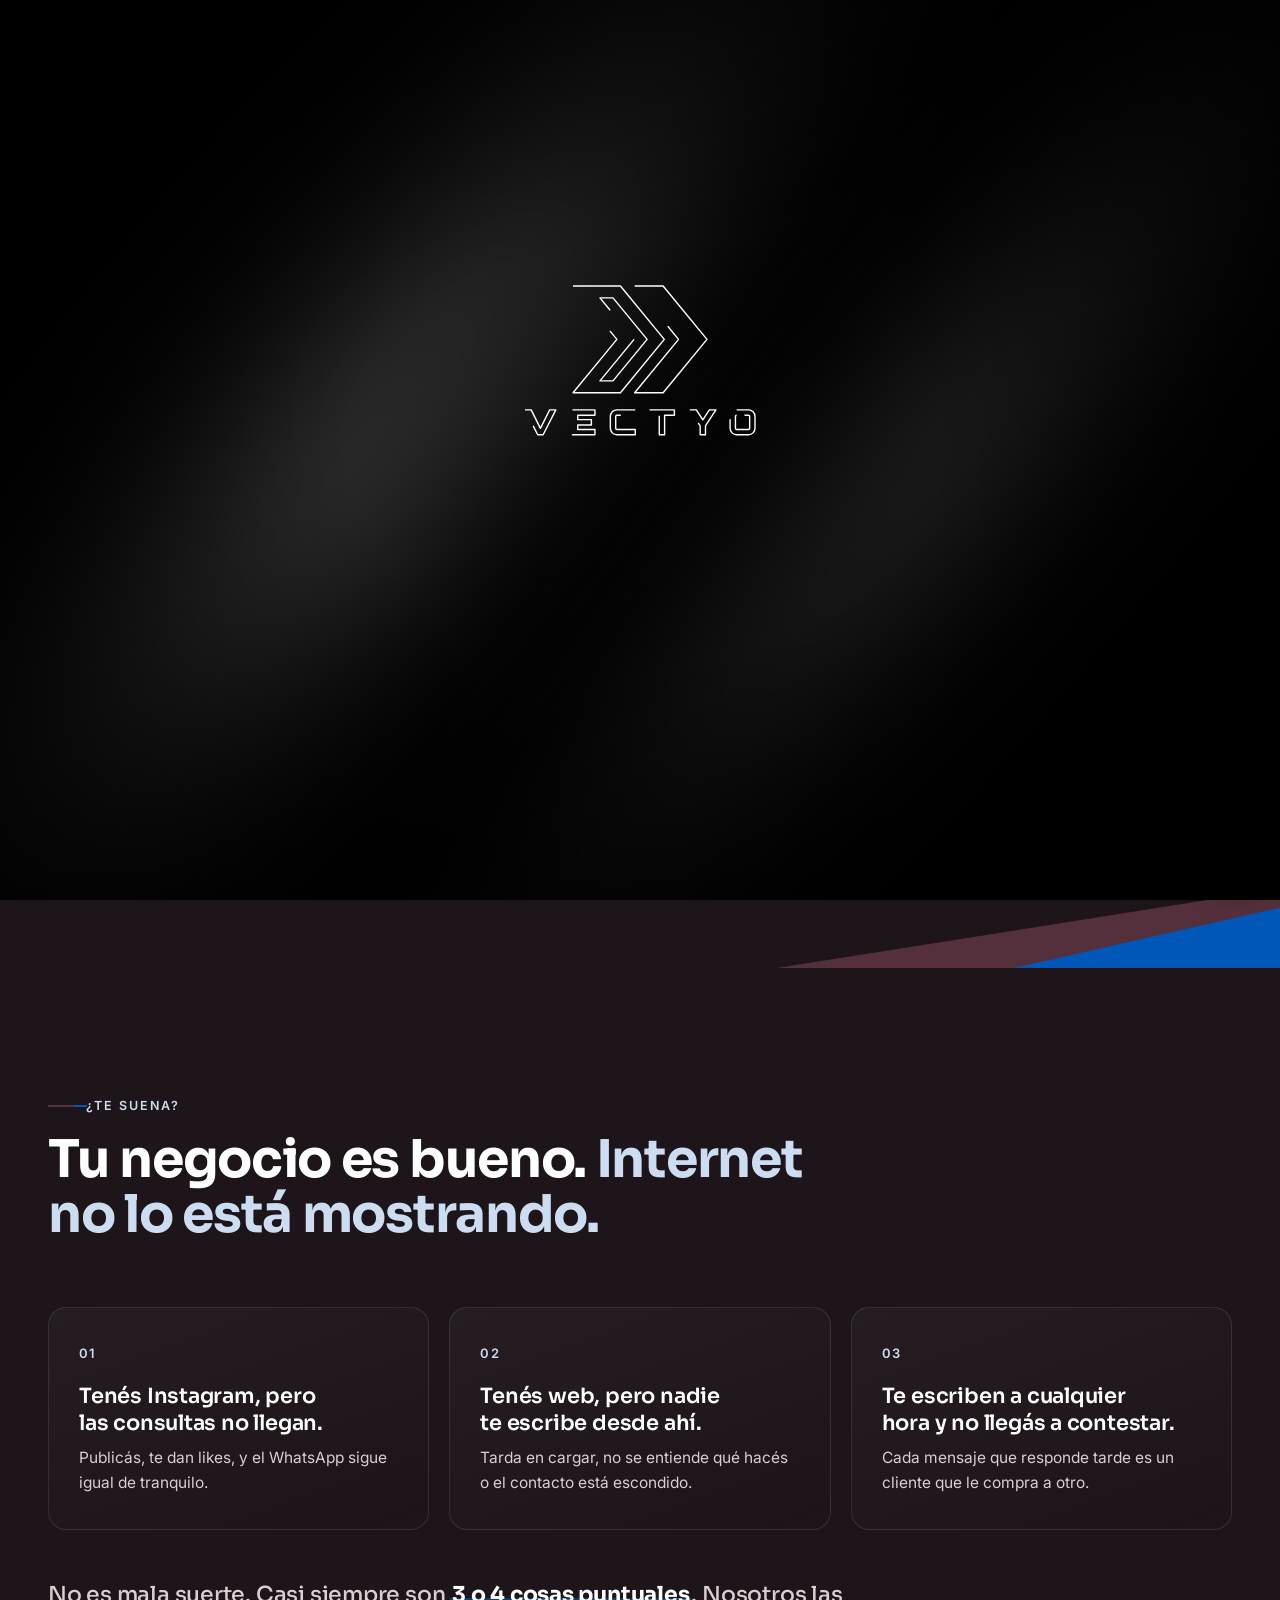
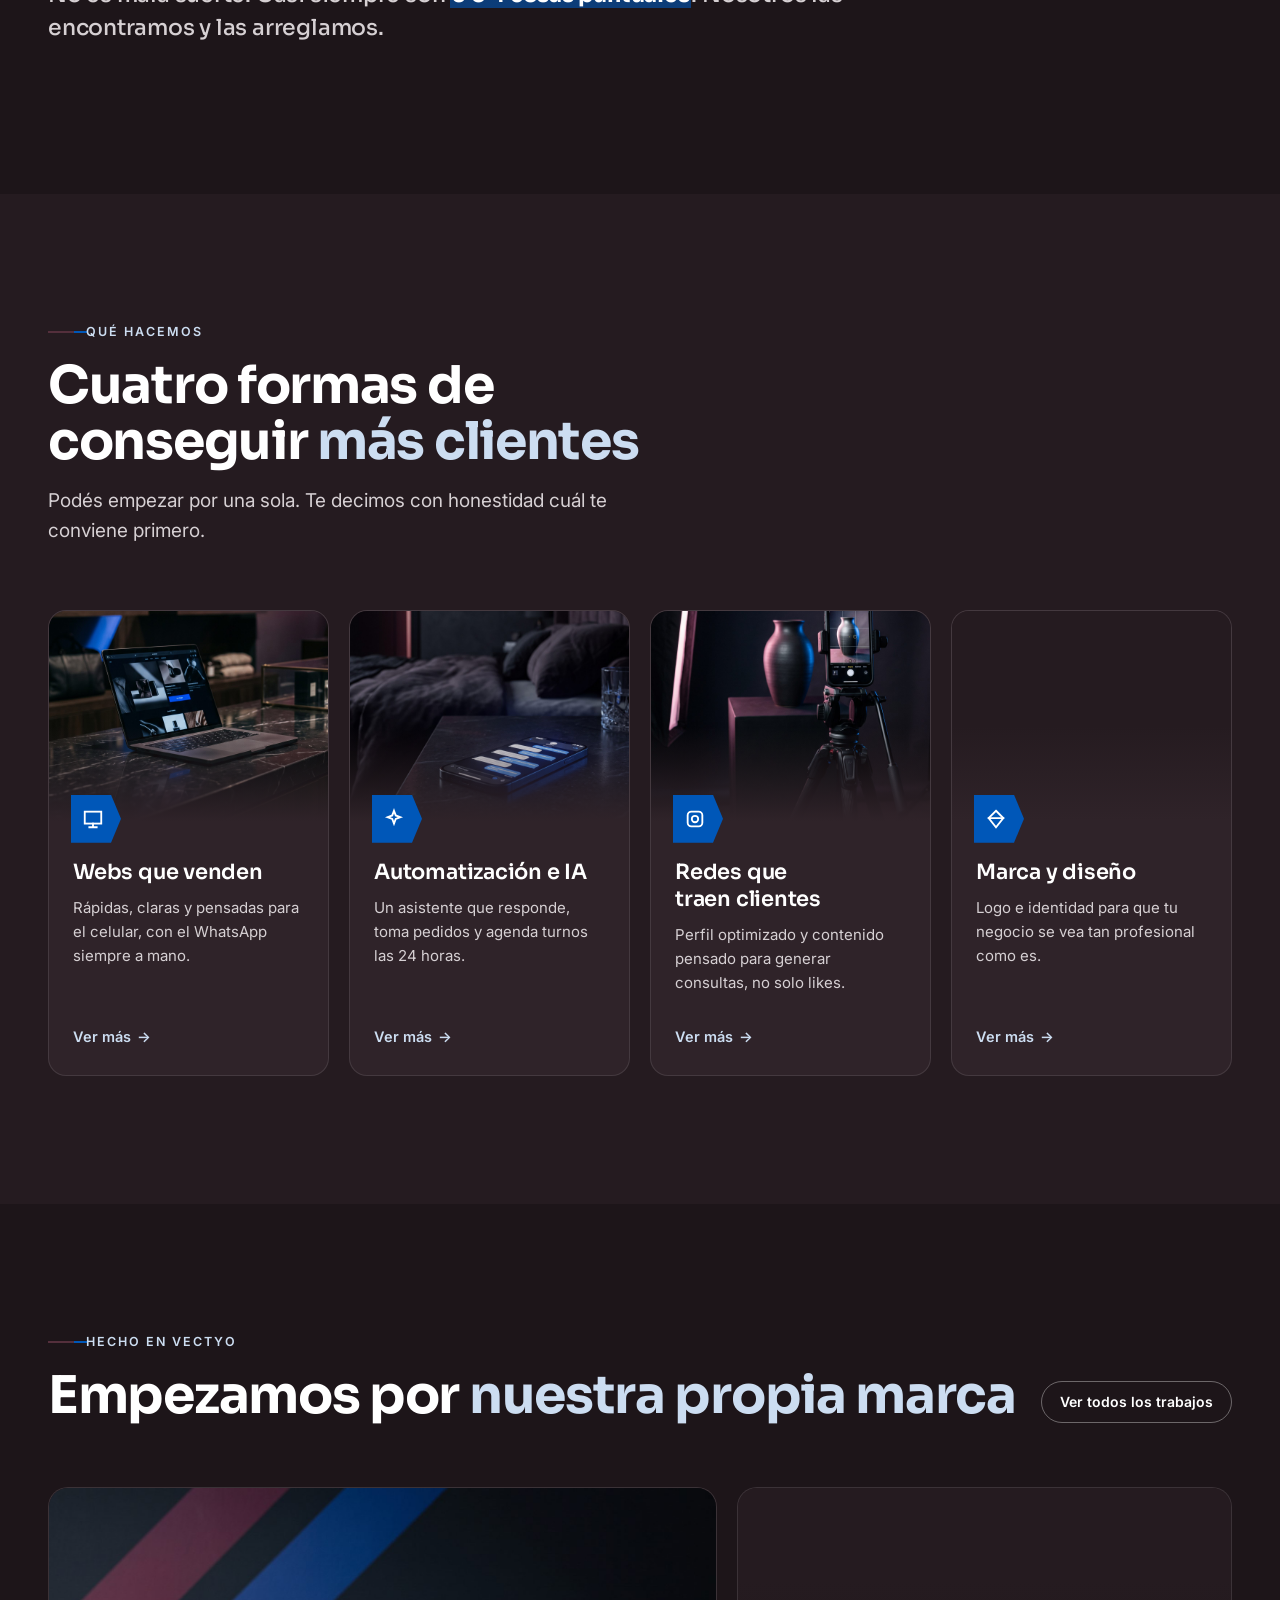
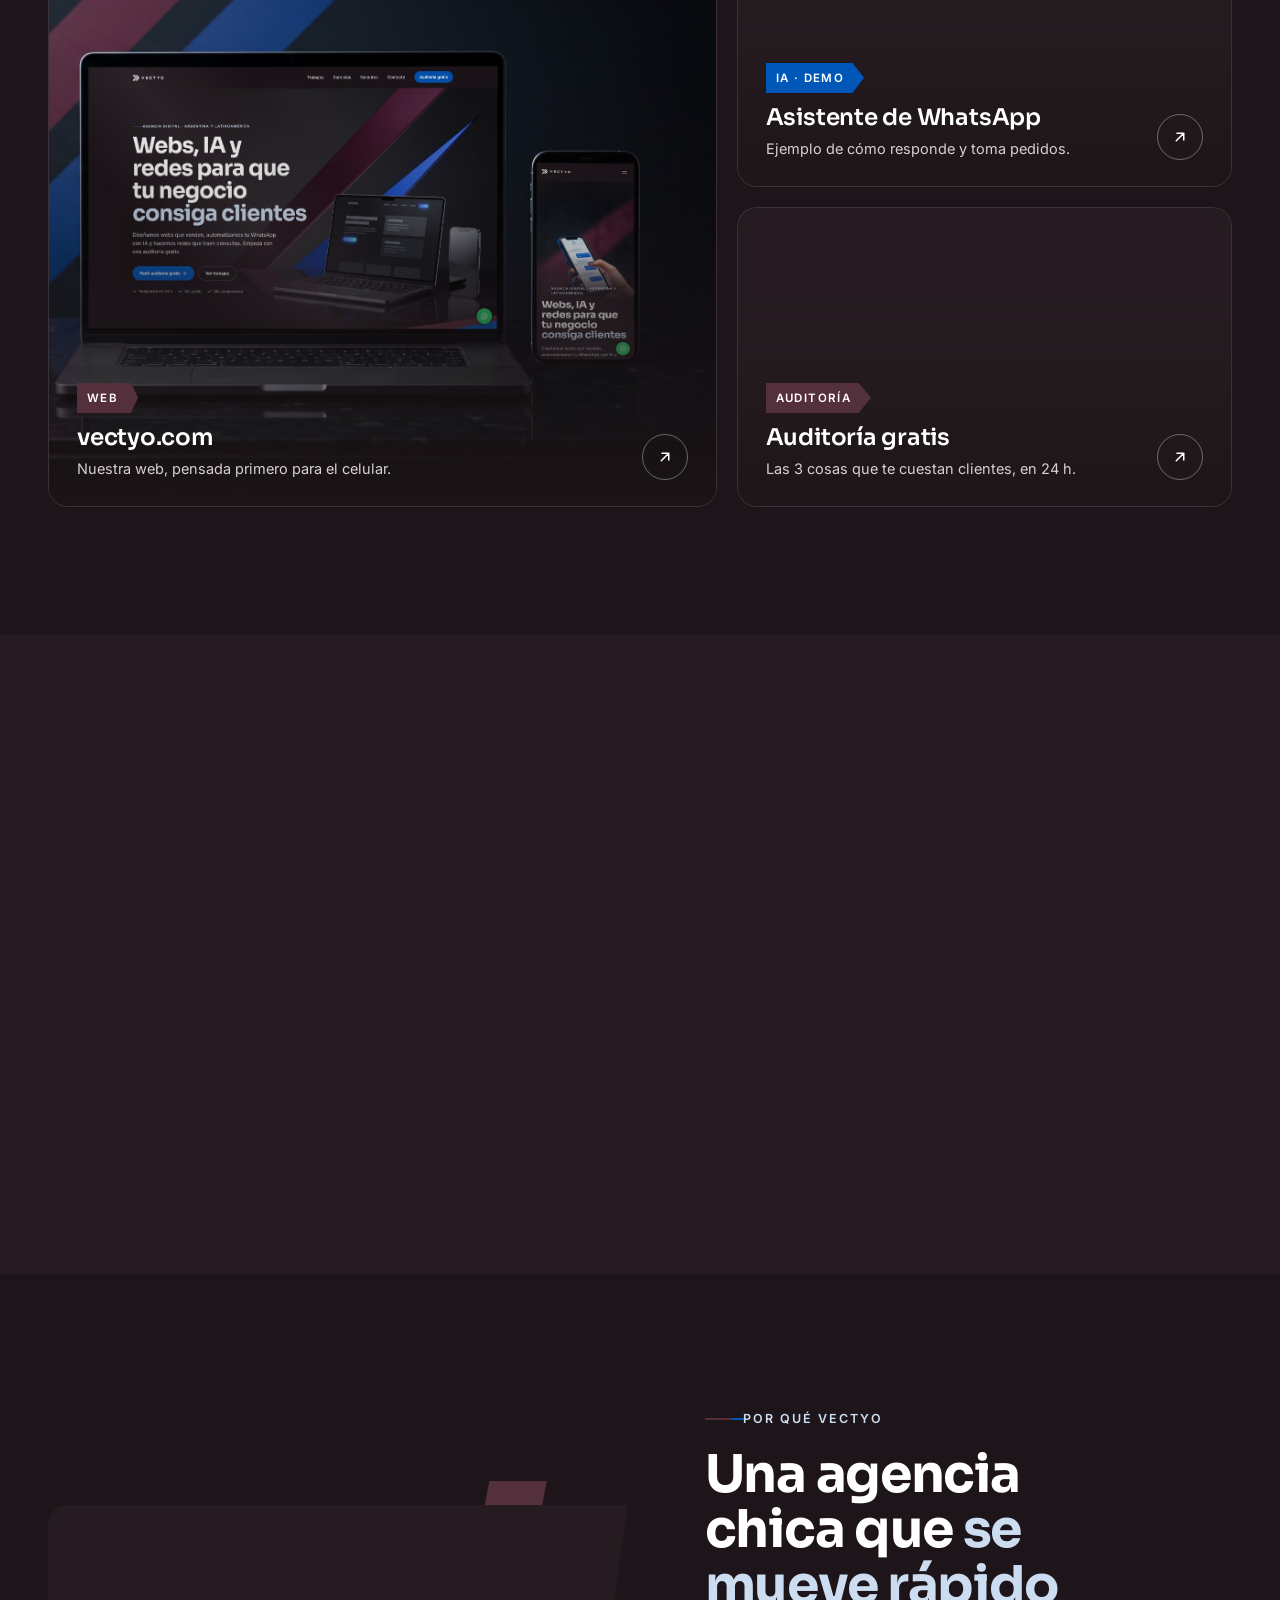
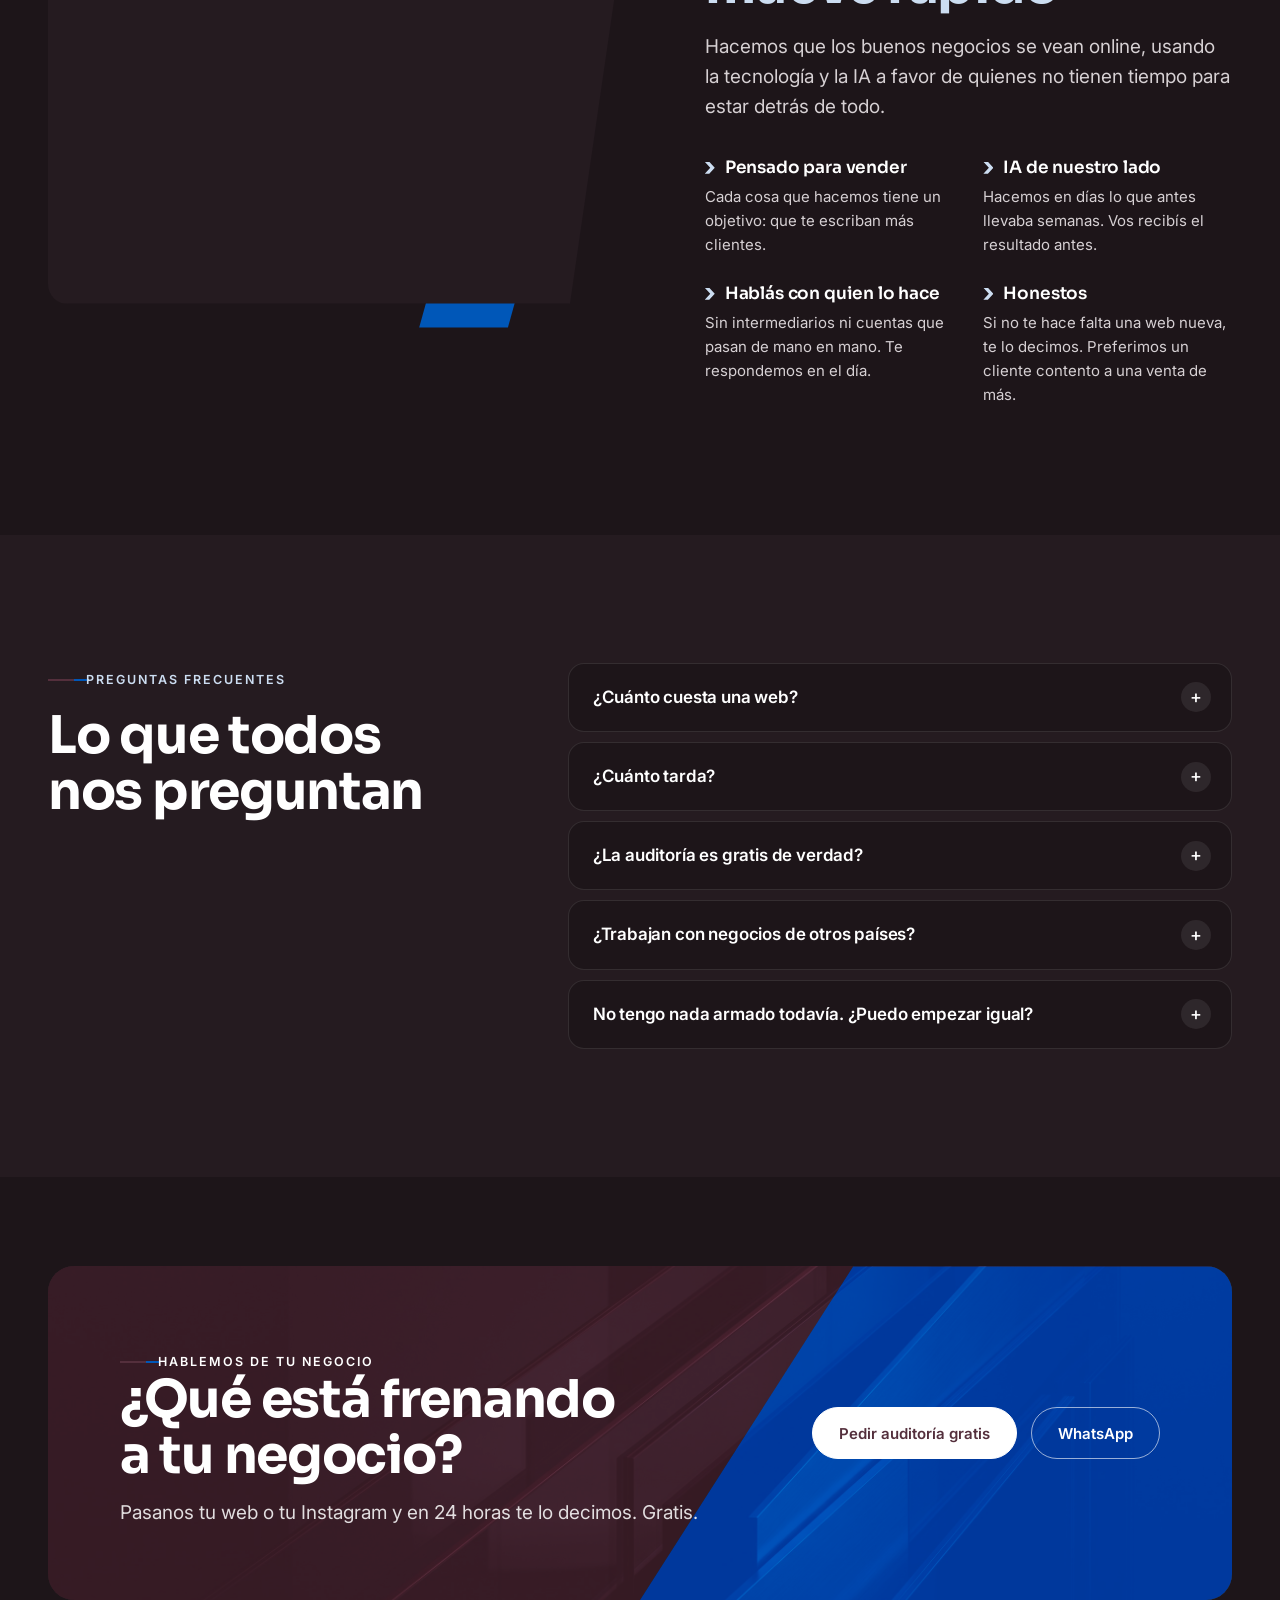
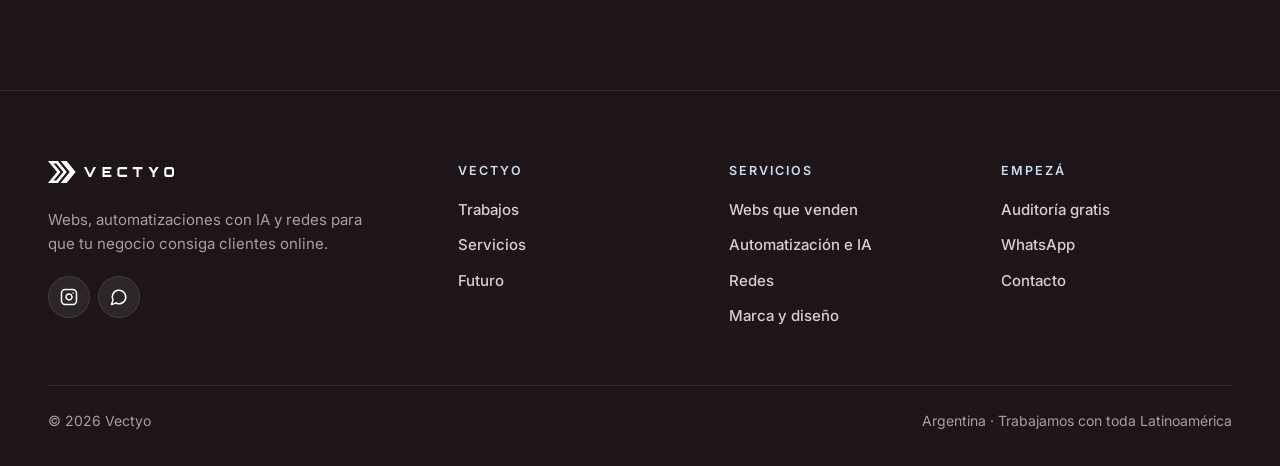
<file: index.html>
<!doctype html>
<html lang="es">
<head>
<meta charset="utf-8">
<meta name="viewport" content="width=device-width, initial-scale=1">
<title>Vectyo · Webs, IA y marketing para conseguir clientes</title>
<meta name="description" content="Agencia digital para negocios de Argentina y Latinoamérica: webs que venden, automatizaciones con IA y redes que traen consultas. Pedí tu auditoría gratis.">
<meta name="theme-color" content="#1d1519">
<meta property="og:type" content="website">
<meta property="og:site_name" content="Vectyo">
<meta property="og:title" content="Vectyo · Webs, IA y marketing para conseguir clientes">
<meta property="og:description" content="Agencia digital para negocios de Argentina y Latinoamérica: webs que venden, automatizaciones con IA y redes que traen consultas. Pedí tu auditoría gratis.">
<meta property="og:image" content="assets/vectyo-og.png">
<meta property="og:locale" content="es_AR">
<link rel="icon" href="assets/favicon.ico" sizes="any">
<link rel="icon" href="assets/vectyo-favicon.svg" type="image/svg+xml">
<link rel="apple-touch-icon" href="assets/vectyo-favicon-180px.png">
<link rel="preconnect" href="https://fonts.googleapis.com">
<link rel="preconnect" href="https://fonts.gstatic.com" crossorigin>
<link rel="stylesheet" href="https://fonts.googleapis.com/css2?family=Sora:wght@400;600;700&family=Inter:wght@400;500;600;700&display=swap">
<link rel="stylesheet" href="assets/styles.css?v=24124949">
<script src="assets/main.js?v=e6986681" defer></script>
<link rel="stylesheet" href="assets/intro.css?v=4a8decc0">
<script>(function(){try{var f=/[?&]intro(=|&|$)/.test(location.search);if(!f&&(sessionStorage.getItem('vectyo-intro')||matchMedia('(prefers-reduced-motion: reduce)').matches))return;document.documentElement.classList.add('intro-on')}catch(e){}})()</script>
<script src="assets/intro.js?v=577ecdf8" defer></script>
</head>
<body>
<div class="intro" data-intro role="dialog" aria-modal="true" aria-label="Bienvenida a Vectyo">
  <div class="intro__luz" aria-hidden="true"><span class="intro__haz intro__haz--ciruela"></span><span class="intro__haz intro__haz--azul"></span></div>
  <div class="intro__escena">
    <div class="intro__logo">
      <svg viewBox="0 0 194 125.5" aria-hidden="true">
        <defs>
          <linearGradient id="intro-brillo" gradientUnits="userSpaceOnUse" x1="-80" y1="0" x2="0" y2="0">
            <stop offset="0" stop-color="#fff" stop-opacity="0"/>
            <stop offset=".5" stop-color="#fff" stop-opacity=".95"/>
            <stop offset="1" stop-color="#fff" stop-opacity="0"/>
            <animateTransform attributeName="gradientTransform" type="translate" from="-40 0" to="320 0" dur="1.6s" begin="indefinite" fill="freeze"/>
          </linearGradient>
        </defs>
        <g class="intro__relleno">
          <path transform="translate(40.5 0)" fill-rule="evenodd" d="M0 0 L40 0 L77 45 L40 90 L0 90 L37 45 Z M51.5 45 L22.72 80 L33.72 80 L62.5 45 L33.72 10 L22.72 10 Z M52 0 L76 0 L113 45 L76 90 L52 90 L89 45 Z"/>
          <path transform="translate(0 104.5)" fill-rule="evenodd" d="M0 0 L5.2 0 L13 15.6 L20.8 0 L26 0 L15.3 21 L10.7 21 Z M40 0 L59 0 L59 4.5 L44.5 4.5 L44.5 8.25 L56 8.25 L56 12.75 L44.5 12.75 L44.5 16.5 L59 16.5 L59 21 L40 21 Z M93 0 L77.5 0 A5.5 5.5 0 0 0 72 5.5 L72 15.5 A5.5 5.5 0 0 0 77.5 21 L93 21 L93 16.5 L77.5 16.5 A1 1 0 0 1 76.5 15.5 L76.5 5.5 A1 1 0 0 1 77.5 4.5 L93 4.5 Z M105 0 L126 0 L126 4.5 L117.75 4.5 L117.75 21 L113.25 21 L113.25 4.5 L105 4.5 Z M139 0 L144.5 0 L150 8.5 L155.5 0 L161 0 L152.25 13.5 L152.25 21 L147.75 21 L147.75 13.5 Z M178.5 0 L188.5 0 A5.5 5.5 0 0 1 194 5.5 L194 15.5 A5.5 5.5 0 0 1 188.5 21 L178.5 21 A5.5 5.5 0 0 1 173 15.5 L173 5.5 A5.5 5.5 0 0 1 178.5 0 Z M178.5 4.5 A1 1 0 0 0 177.5 5.5 L177.5 15.5 A1 1 0 0 0 178.5 16.5 L188.5 16.5 A1 1 0 0 0 189.5 15.5 L189.5 5.5 A1 1 0 0 0 188.5 4.5 Z"/>
        </g>
        <g class="intro__brillo" fill="url(#intro-brillo)">
          <path transform="translate(40.5 0)" fill-rule="evenodd" d="M0 0 L40 0 L77 45 L40 90 L0 90 L37 45 Z M51.5 45 L22.72 80 L33.72 80 L62.5 45 L33.72 10 L22.72 10 Z M52 0 L76 0 L113 45 L76 90 L52 90 L89 45 Z"/>
          <path transform="translate(0 104.5)" fill-rule="evenodd" d="M0 0 L5.2 0 L13 15.6 L20.8 0 L26 0 L15.3 21 L10.7 21 Z M40 0 L59 0 L59 4.5 L44.5 4.5 L44.5 8.25 L56 8.25 L56 12.75 L44.5 12.75 L44.5 16.5 L59 16.5 L59 21 L40 21 Z M93 0 L77.5 0 A5.5 5.5 0 0 0 72 5.5 L72 15.5 A5.5 5.5 0 0 0 77.5 21 L93 21 L93 16.5 L77.5 16.5 A1 1 0 0 1 76.5 15.5 L76.5 5.5 A1 1 0 0 1 77.5 4.5 L93 4.5 Z M105 0 L126 0 L126 4.5 L117.75 4.5 L117.75 21 L113.25 21 L113.25 4.5 L105 4.5 Z M139 0 L144.5 0 L150 8.5 L155.5 0 L161 0 L152.25 13.5 L152.25 21 L147.75 21 L147.75 13.5 Z M178.5 0 L188.5 0 A5.5 5.5 0 0 1 194 5.5 L194 15.5 A5.5 5.5 0 0 1 188.5 21 L178.5 21 A5.5 5.5 0 0 1 173 15.5 L173 5.5 A5.5 5.5 0 0 1 178.5 0 Z M178.5 4.5 A1 1 0 0 0 177.5 5.5 L177.5 15.5 A1 1 0 0 0 178.5 16.5 L188.5 16.5 A1 1 0 0 0 189.5 15.5 L189.5 5.5 A1 1 0 0 0 188.5 4.5 Z"/>
        </g>
        <g class="intro__trazos"></g>
      </svg>
    </div>
    <div class="intro__slider">
      <span class="intro__estela" aria-hidden="true"></span>
      <span class="intro__guia" aria-hidden="true"></span>
      <span class="intro__texto" aria-hidden="true">Deslizá para entrar</span>
      <button class="intro__perilla" type="button" aria-label="Entrar a la web de Vectyo"><svg viewBox="0 0 113 90" aria-hidden="true"><path fill="currentColor" fill-rule="evenodd" d="M0 0 L40 0 L77 45 L40 90 L0 90 L37 45 Z M51.5 45 L22.72 80 L33.72 80 L62.5 45 L33.72 10 L22.72 10 Z M52 0 L76 0 L113 45 L76 90 L52 90 L89 45 Z"/></svg></button>
    </div>
  </div>
</div>
<a class="skip" href="#contenido">Ir al contenido</a>
<header class="header">
  <a href="index.html" class="brand header__logo" aria-label="Vectyo, ir al inicio"><svg viewBox="0 0 515.6 90" role="img" aria-label="Vectyo"><path fill="currentColor" fill-rule="evenodd" d="M0 0 L40 0 L77 45 L40 90 L0 90 L37 45 Z M51.5 45 L22.72 80 L33.72 80 L62.5 45 L33.72 10 L22.72 10 Z M52 0 L76 0 L113 45 L76 90 L52 90 L89 45 Z"/><path transform="translate(147 25.05) scale(1.9)" fill="currentColor" fill-rule="evenodd" d="M0 0 L5.2 0 L13 15.6 L20.8 0 L26 0 L15.3 21 L10.7 21 Z M40 0 L59 0 L59 4.5 L44.5 4.5 L44.5 8.25 L56 8.25 L56 12.75 L44.5 12.75 L44.5 16.5 L59 16.5 L59 21 L40 21 Z M93 0 L77.5 0 A5.5 5.5 0 0 0 72 5.5 L72 15.5 A5.5 5.5 0 0 0 77.5 21 L93 21 L93 16.5 L77.5 16.5 A1 1 0 0 1 76.5 15.5 L76.5 5.5 A1 1 0 0 1 77.5 4.5 L93 4.5 Z M105 0 L126 0 L126 4.5 L117.75 4.5 L117.75 21 L113.25 21 L113.25 4.5 L105 4.5 Z M139 0 L144.5 0 L150 8.5 L155.5 0 L161 0 L152.25 13.5 L152.25 21 L147.75 21 L147.75 13.5 Z M178.5 0 L188.5 0 A5.5 5.5 0 0 1 194 5.5 L194 15.5 A5.5 5.5 0 0 1 188.5 21 L178.5 21 A5.5 5.5 0 0 1 173 15.5 L173 5.5 A5.5 5.5 0 0 1 178.5 0 Z M178.5 4.5 A1 1 0 0 0 177.5 5.5 L177.5 15.5 A1 1 0 0 0 178.5 16.5 L188.5 16.5 A1 1 0 0 0 189.5 15.5 L189.5 5.5 A1 1 0 0 0 188.5 4.5 Z"/></svg></a>
  <div class="isla">
    <nav id="nav" class="nav" aria-label="Principal">
      <span class="isla__indicador" aria-hidden="true"></span>
      <a href="trabajos.html">Clientes</a>
      <a href="servicios.html">Servicios</a>
      <a href="nosotros.html">Futuro</a>
    </nav>
    <a class="btn btn--acento btn--sm isla__cta" href="auditoria.html">Auditoría gratis</a>
    <button class="nav-toggle" aria-expanded="false" aria-controls="nav" aria-label="Abrir menú"><span></span><span></span></button>
  </div>
</header>
<main id="contenido">
<section class="hero hero--foto">
  <picture class="hero__foto">
    <source media="(max-width: 640px)" srcset="assets/fotos/hero.jpg">
    <img src="assets/fotos/hero-escena.jpg" alt="Notebook y celular sobre piedra negra, con haces de luz ciruela y azul" fetchpriority="high" decoding="async">
  </picture>
  <div class="container">
    <div class="hero__texto">
      <p class="eyebrow">Agencia digital · Argentina y Latinoamérica</p>
      <h1 data-palabras>Webs, IA y redes para que tu negocio <span class="hl">consiga clientes</span></h1>
      <p class="lead">Diseñamos webs que venden, automatizamos tu WhatsApp con IA y hacemos redes que traen consultas. Empezá con una auditoría gratis.</p>
      <div class="actions">
        <a class="btn btn--acento" href="auditoria.html">Pedir auditoría gratis <svg class="icon" viewBox="0 0 24 24" aria-hidden="true" style="stroke-linecap:square;stroke-linejoin:miter"><path d="M5 5l6 7-6 7M12 5l6 7-6 7"/></svg></a>
        <a class="btn btn--ghost" href="#trabajos">Ver trabajos</a>
      </div>
      <p class="hero__chips">
        <span><svg class="icon" viewBox="0 0 24 24" aria-hidden="true"><path d="M4 12.5l5 5L20 6.5"/></svg>Respuesta en 24 h</span>
        <span><svg class="icon" viewBox="0 0 24 24" aria-hidden="true"><path d="M4 12.5l5 5L20 6.5"/></svg>Sin costo</span>
        <span><svg class="icon" viewBox="0 0 24 24" aria-hidden="true"><path d="M4 12.5l5 5L20 6.5"/></svg>Sin compromiso</span>
      </p>
    </div>
  </div>
</section>

<section class="section">
  <div class="container">
    <div class="section-head reveal">
      <p class="eyebrow">¿Te suena?</p>
      <h2>Tu negocio es bueno. <span class="hl">Internet no lo está mostrando.</span></h2>
    </div>
    <div class="prob">
      <article class="reveal">
        <span class="card__num">01</span>
        <h3>Tenés Instagram, pero las consultas no llegan.</h3>
        <p>Publicás, te dan likes, y el WhatsApp sigue igual de tranquilo.</p>
      </article>
      <article class="reveal">
        <span class="card__num">02</span>
        <h3>Tenés web, pero nadie te escribe desde ahí.</h3>
        <p>Tarda en cargar, no se entiende qué hacés o el contacto está escondido.</p>
      </article>
      <article class="reveal">
        <span class="card__num">03</span>
        <h3>Te escriben a cualquier hora y no llegás a contestar.</h3>
        <p>Cada mensaje que responde tarde es un cliente que le compra a otro.</p>
      </article>
    </div>
    <p class="pain-close reveal">No es mala suerte. Casi siempre son <strong>3 o 4 cosas puntuales</strong>. Nosotros las encontramos y las arreglamos.</p>
  </div>
</section>

<section class="section section--gris">
  <div class="container">
    <div class="section-head reveal">
      <p class="eyebrow">Qué hacemos</p>
      <h2>Cuatro formas de conseguir <span class="hl">más clientes</span></h2>
      <p class="lead">Podés empezar por una sola. Te decimos con honestidad cuál te conviene primero.</p>
    </div>
    <div class="servs">
      <a class="serv reveal" href="servicios.html#webs">
        <div class="serv__foto"><figure class="foto" style="aspect-ratio:4 / 3"><img src="assets/fotos/servicio-webs.jpg" alt="Notebook y celular mostrando la web de un negocio local" loading="lazy" decoding="async"></figure><span class="serv__ico"><svg class="icon" viewBox="0 0 24 24" aria-hidden="true"><rect x="3" y="4" width="18" height="13"/><path d="M8 21h8M12 17v4"/></svg></span></div>
        <div class="serv__txt"><h3>Webs que venden</h3><p>Rápidas, claras y pensadas para el celular, con el WhatsApp siempre a mano.</p><span class="card__more">Ver más</span></div>
      </a>
      <a class="serv reveal" href="servicios.html#ia">
        <div class="serv__foto"><figure class="foto" style="aspect-ratio:4 / 3"><img src="assets/fotos/servicio-ia.jpg" alt="Celular de noche recibiendo mensajes de WhatsApp respondidos automáticamente" loading="lazy" decoding="async"></figure><span class="serv__ico"><svg class="icon" viewBox="0 0 24 24" aria-hidden="true"><path d="M12 3l1.9 5.1L19 10l-5.1 1.9L12 17l-1.9-5.1L5 10l5.1-1.9z"/></svg></span></div>
        <div class="serv__txt"><h3>Automatización e IA</h3><p>Un asistente que responde, toma pedidos y agenda turnos las 24 horas.</p><span class="card__more">Ver más</span></div>
      </a>
      <a class="serv reveal" href="servicios.html#redes">
        <div class="serv__foto"><figure class="foto" style="aspect-ratio:4 / 3"><img src="assets/fotos/servicio-redes.jpg" alt="Emprendedora fotografiando sus productos con el celular para Instagram" loading="lazy" decoding="async"></figure><span class="serv__ico"><svg class="icon" viewBox="0 0 24 24" aria-hidden="true"><rect x="4" y="4" width="16" height="16" rx="4"/><circle cx="12" cy="12" r="3.5"/></svg></span></div>
        <div class="serv__txt"><h3>Redes que traen clientes</h3><p>Perfil optimizado y contenido pensado para generar consultas, no solo likes.</p><span class="card__more">Ver más</span></div>
      </a>
      <a class="serv reveal" href="servicios.html#marca">
        <div class="serv__foto"><figure class="foto" style="aspect-ratio:4 / 3"><img src="assets/fotos/servicio-marca.jpg" alt="Tarjetas, bolsa y taza con la identidad de marca de Vectyo" loading="lazy" decoding="async"></figure><span class="serv__ico"><svg class="icon" viewBox="0 0 24 24" aria-hidden="true"><path d="M12 3l8 8-8 10-8-10z"/><path d="M4 11h16"/></svg></span></div>
        <div class="serv__txt"><h3>Marca y diseño</h3><p>Logo e identidad para que tu negocio se vea tan profesional como es.</p><span class="card__more">Ver más</span></div>
      </a>
    </div>
  </div>
</section>

<section class="section" id="trabajos">
  <div class="container">
    <div class="section-head section-head--row reveal">
      <div style="display:grid;gap:16px">
        <p class="eyebrow" style="margin:0">Hecho en Vectyo</p>
        <h2>Empezamos por <span class="hl">nuestra propia marca</span></h2>
      </div>
      <a class="btn btn--ghost btn--sm" href="trabajos.html">Ver todos los trabajos</a>
    </div>
    <div class="trabajos">
      <a class="trab trab--grande reveal" href="trabajos.html">
        <figure class="foto" style="aspect-ratio:16 / 9"><img src="assets/fotos/pantallas-juntas.jpg" alt="La web de Vectyo abierta en una notebook y en un celular" loading="lazy" decoding="async"></figure>
        <div class="trab__txt"><div><span class="trab__tag">Web</span><h3>vectyo.com</h3><p>Nuestra web, pensada primero para el celular.</p></div><span class="trab__flecha"><svg class="icon" viewBox="0 0 24 24" aria-hidden="true"><path d="M7 17L17 7M8 7h9v9"/></svg></span></div>
      </a>
      <a class="trab reveal" href="servicios.html#ia">
        <figure class="foto" style="aspect-ratio:4 / 3"><img src="assets/fotos/pantalla-celular.jpg" alt="Celular con un chat de ejemplo de un asistente con IA" loading="lazy" decoding="async"></figure>
        <div class="trab__txt"><div><span class="trab__tag trab__tag--azul">IA · demo</span><h3>Asistente de WhatsApp</h3><p>Ejemplo de cómo responde y toma pedidos.</p></div><span class="trab__flecha"><svg class="icon" viewBox="0 0 24 24" aria-hidden="true"><path d="M7 17L17 7M8 7h9v9"/></svg></span></div>
      </a>
      <a class="trab reveal" href="auditoria.html">
        <figure class="foto" style="aspect-ratio:4 / 3"><img src="assets/fotos/pantalla-notebook.jpg" alt="Notebook con la página de auditoría gratis de Vectyo" loading="lazy" decoding="async"></figure>
        <div class="trab__txt"><div><span class="trab__tag">Auditoría</span><h3>Auditoría gratis</h3><p>Las 3 cosas que te cuestan clientes, en 24 h.</p></div><span class="trab__flecha"><svg class="icon" viewBox="0 0 24 24" aria-hidden="true"><path d="M7 17L17 7M8 7h9v9"/></svg></span></div>
      </a>
    </div>
  </div>
</section>

<section class="section section--gris">
  <div class="container">
    <div class="section-head reveal">
      <p class="eyebrow">Cómo trabajamos</p>
      <h2>Simple, rápido y <span class="hl">sin vueltas</span></h2>
    </div>
    <div class="steps">
      <div class="step reveal">
        <h3>Auditoría gratis</h3>
        <p>Nos pasás tu web o tu Instagram y te decimos qué está frenando las consultas.</p>
        <span class="step__time">24 horas</span>
      </div>
      <div class="step reveal">
        <h3>Charla corta</h3>
        <p>20 minutos para entender tu negocio y qué necesitás de verdad.</p>
        <span class="step__time">20 minutos</span>
      </div>
      <div class="step reveal">
        <h3>Propuesta clara</h3>
        <p>Qué hacemos, cuánto tarda y cuánto sale. Sin letra chica.</p>
        <span class="step__time">48 horas</span>
      </div>
      <div class="step reveal">
        <h3>Lanzamos</h3>
        <p>Lo construimos, lo revisás y lo publicamos. Y te seguimos acompañando.</p>
        <span class="step__time">Desde 7 días</span>
      </div>
    </div>
  </div>
</section>

<section class="section">
  <div class="container nos">
    <div class="nos__foto reveal"><figure class="foto" style="aspect-ratio:16 / 9"><img src="assets/fotos/letrero.jpg" alt="Lobby oscuro con el logo de Vectyo iluminado en la pared" loading="lazy" decoding="async"></figure></div>
    <div class="reveal">
      <p class="eyebrow">Por qué Vectyo</p>
      <h2 style="margin-bottom:18px">Una agencia chica que <span class="hl">se mueve rápido</span></h2>
      <p class="lead">Hacemos que los buenos negocios se vean online, usando la tecnología y la IA a favor de quienes no tienen tiempo para estar detrás de todo.</p>
      <div class="valores">
        <div><h3>Pensado para vender</h3><p>Cada cosa que hacemos tiene un objetivo: que te escriban más clientes.</p></div>
        <div><h3>IA de nuestro lado</h3><p>Hacemos en días lo que antes llevaba semanas. Vos recibís el resultado antes.</p></div>
        <div><h3>Hablás con quien lo hace</h3><p>Sin intermediarios ni cuentas que pasan de mano en mano. Te respondemos en el día.</p></div>
        <div><h3>Honestos</h3><p>Si no te hace falta una web nueva, te lo decimos. Preferimos un cliente contento a una venta de más.</p></div>
      </div>
    </div>
  </div>
</section>

<section class="section section--gris">
  <div class="container faq-wrap">
    <div class="reveal">
      <p class="eyebrow">Preguntas frecuentes</p>
      <h2>Lo que todos nos preguntan</h2>
    </div>
    <div class="faq reveal">
      <details>
        <summary>¿Cuánto cuesta una web?</summary>
        <p>Depende de lo que necesites: no es lo mismo una página de presentación que una tienda online. Por eso empezamos con la auditoría y una charla corta, y en 48 horas te pasamos una propuesta con precio cerrado.</p>
      </details>
      <details>
        <summary>¿Cuánto tarda?</summary>
        <p>Una landing (web de una página) está lista en 7 a 10 días. Una web completa, en 15 a 20 días. Siempre depende de que tengamos tu material a tiempo: logo, fotos y textos.</p>
      </details>
      <details>
        <summary>¿La auditoría es gratis de verdad?</summary>
        <p>Sí. Te mandamos el análisis y vos decidís si querés hacer algo con nosotros, por tu cuenta o nada. No hay letra chica.</p>
      </details>
      <details>
        <summary>¿Trabajan con negocios de otros países?</summary>
        <p>Sí. Todo el proceso es online, así que trabajamos con negocios de Argentina y de toda Latinoamérica.</p>
      </details>
      <details>
        <summary>No tengo nada armado todavía. ¿Puedo empezar igual?</summary>
        <p>Claro. Te ayudamos a armar todo desde cero: marca, web, redes y WhatsApp, en el orden que más sentido tenga para tu negocio.</p>
      </details>
    </div>
  </div>
</section>

<section class="section cta-band">
  <div class="container">
    <div class="cta-band__inner reveal">
      <div>
        <p class="eyebrow">Hablemos de tu negocio</p>
        <h2>¿Qué está frenando a tu negocio?</h2>
        <p class="lead">Pasanos tu web o tu Instagram y en 24 horas te lo decimos. Gratis.</p>
      </div>
      <div class="actions">
        <a class="btn" href="auditoria.html">Pedir auditoría gratis</a>
        <a class="btn btn--ghost" data-wa="Hola Vectyo! Quiero mi auditoría gratis 🚀" href="contacto.html">WhatsApp</a>
      </div>
    </div>
  </div>
</section>
</main>
<footer class="footer">
  <div class="container">
    <div class="footer__grid">
      <div>
        <a href="index.html" class="brand" aria-label="Vectyo, ir al inicio"><svg viewBox="0 0 515.6 90" role="img" aria-label="Vectyo"><path fill="currentColor" fill-rule="evenodd" d="M0 0 L40 0 L77 45 L40 90 L0 90 L37 45 Z M51.5 45 L22.72 80 L33.72 80 L62.5 45 L33.72 10 L22.72 10 Z M52 0 L76 0 L113 45 L76 90 L52 90 L89 45 Z"/><path transform="translate(147 25.05) scale(1.9)" fill="currentColor" fill-rule="evenodd" d="M0 0 L5.2 0 L13 15.6 L20.8 0 L26 0 L15.3 21 L10.7 21 Z M40 0 L59 0 L59 4.5 L44.5 4.5 L44.5 8.25 L56 8.25 L56 12.75 L44.5 12.75 L44.5 16.5 L59 16.5 L59 21 L40 21 Z M93 0 L77.5 0 A5.5 5.5 0 0 0 72 5.5 L72 15.5 A5.5 5.5 0 0 0 77.5 21 L93 21 L93 16.5 L77.5 16.5 A1 1 0 0 1 76.5 15.5 L76.5 5.5 A1 1 0 0 1 77.5 4.5 L93 4.5 Z M105 0 L126 0 L126 4.5 L117.75 4.5 L117.75 21 L113.25 21 L113.25 4.5 L105 4.5 Z M139 0 L144.5 0 L150 8.5 L155.5 0 L161 0 L152.25 13.5 L152.25 21 L147.75 21 L147.75 13.5 Z M178.5 0 L188.5 0 A5.5 5.5 0 0 1 194 5.5 L194 15.5 A5.5 5.5 0 0 1 188.5 21 L178.5 21 A5.5 5.5 0 0 1 173 15.5 L173 5.5 A5.5 5.5 0 0 1 178.5 0 Z M178.5 4.5 A1 1 0 0 0 177.5 5.5 L177.5 15.5 A1 1 0 0 0 178.5 16.5 L188.5 16.5 A1 1 0 0 0 189.5 15.5 L189.5 5.5 A1 1 0 0 0 188.5 4.5 Z"/></svg></a>
        <p class="footer__tag">Webs, automatizaciones con IA y redes para que tu negocio consiga clientes online.</p>
        <div class="socials">
          <a data-ig href="contacto.html" aria-label="Instagram de Vectyo"><svg class="icon" viewBox="0 0 24 24" aria-hidden="true"><path d="M16 11.37A4 4 0 1 1 12.63 8 4 4 0 0 1 16 11.37z"/><path d="M17.5 6.5h.01"/><rect width="20" height="20" x="2" y="2" rx="5" ry="5"/></svg></a>
          <a data-wa="Hola Vectyo!" href="contacto.html" aria-label="WhatsApp de Vectyo"><svg class="icon" viewBox="0 0 24 24" aria-hidden="true"><path d="M7.9 20A9 9 0 1 0 4 16.1L2 22Z"/></svg></a>
        </div>
      </div>
      <div>
        <h4>Vectyo</h4>
        <ul>
          <li><a href="trabajos.html">Trabajos</a></li>
          <li><a href="servicios.html">Servicios</a></li>
          <li><a href="nosotros.html">Futuro</a></li>
        </ul>
      </div>
      <div>
        <h4>Servicios</h4>
        <ul>
          <li><a href="servicios.html#webs">Webs que venden</a></li>
          <li><a href="servicios.html#ia">Automatización e IA</a></li>
          <li><a href="servicios.html#redes">Redes</a></li>
          <li><a href="servicios.html#marca">Marca y diseño</a></li>
        </ul>
      </div>
      <div>
        <h4>Empezá</h4>
        <ul>
          <li><a href="auditoria.html">Auditoría gratis</a></li>
          <li><a data-wa="Hola Vectyo!" href="contacto.html">WhatsApp</a></li>
          <li><a href="contacto.html">Contacto</a></li>
        </ul>
      </div>
    </div>
    <div class="footer__bottom">
      <span>© <span data-year>2026</span> Vectyo</span>
      <span>Argentina · Trabajamos con toda Latinoamérica</span>
    </div>
  </div>
</footer>
<a class="wa-float" data-wa="Hola Vectyo! Quiero mi auditoría gratis 🚀" href="contacto.html" aria-label="Escribinos por WhatsApp"><svg viewBox="0 0 24 24" fill="none" stroke="currentColor" stroke-width="2" stroke-linecap="round" stroke-linejoin="round" aria-hidden="true"><path d="M3.5 20.5l1.3-4.2A8.5 8.5 0 1 1 8 19.4z"/><path d="M9 9.2c0 3 2.8 5.8 5.8 5.8l1-1.4-2-1-1 .9c-1-.4-1.9-1.3-2.3-2.3l.9-1-1-2z" fill="currentColor" stroke-width="1"/></svg></a>
</body>
</html>
</file>
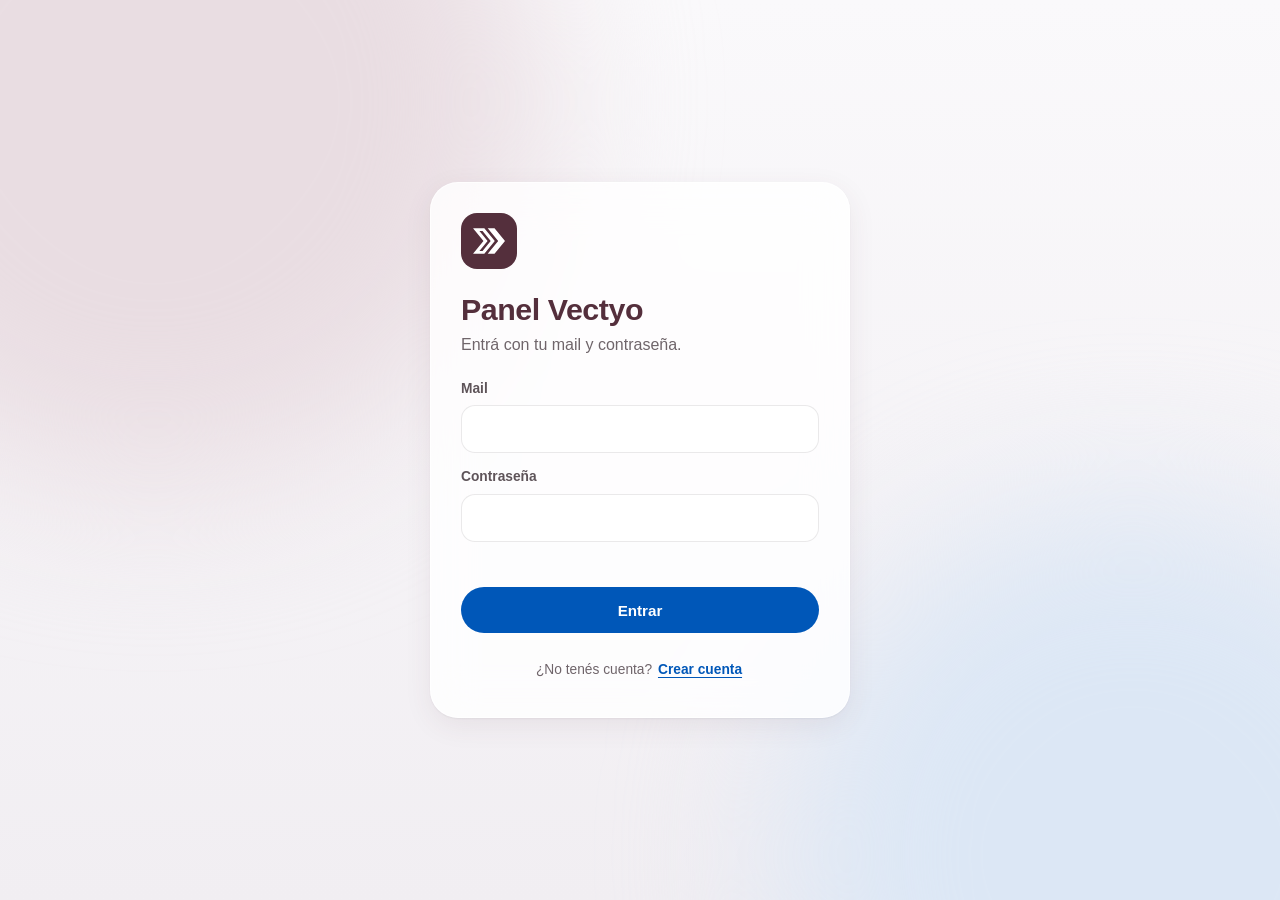
<file: mesa-bb81d8k2/index.html>
<!doctype html>
<html lang="es-AR">
<head>
  <meta charset="utf-8">
  <meta name="viewport" content="width=device-width, initial-scale=1, viewport-fit=cover">
  <meta http-equiv="Content-Security-Policy" content="default-src 'none'; script-src 'self'; style-src 'self' https://fonts.googleapis.com; font-src https://fonts.gstatic.com; img-src 'self' data: blob: https://rauekiejjkxgfoyicyhy.supabase.co https://tiles.openfreemap.org; connect-src 'self' https://rauekiejjkxgfoyicyhy.supabase.co wss://rauekiejjkxgfoyicyhy.supabase.co https://nominatim.openstreetmap.org https://tiles.openfreemap.org; worker-src blob:; child-src blob:; frame-src blob:; base-uri 'none'; form-action 'none'; manifest-src 'self'">
  <meta name="referrer" content="no-referrer">
  <meta name="robots" content="noindex, nofollow">
  <meta name="theme-color" content="#F4F2F5">
  <title>Panel · Vectyo</title>
  <link rel="icon" href="favicon.svg" type="image/svg+xml">
  <link rel="preconnect" href="https://fonts.googleapis.com">
  <link rel="preconnect" href="https://fonts.gstatic.com" crossorigin>
  <link rel="stylesheet" href="https://fonts.googleapis.com/css2?family=Sora:wght@600;700&family=Inter:wght@400;500;600&family=JetBrains+Mono:wght@400;500&display=swap">
  <script src="tema.js"></script>
  <link rel="stylesheet" href="app.css">
  <link rel="stylesheet" href="temas.css">
</head>
<body>
  <div class="fondo" aria-hidden="true"></div>
  <div id="app"><p class="cargando">Cargando…</p></div>
  <div id="aviso" role="status" aria-live="polite"></div>
  <script src="vendor/supabase-2.119.2.js" integrity="sha384-A97u3Qnt9GZHURO9YJZRe7VQgGUeFzcv6I1oIGnUTxQrCxnpQMwR0/G8F2zt9abZ"></script>
  <script src="config.js"></script>
  <script type="module" src="app.js"></script>
</body>
</html>
</file>
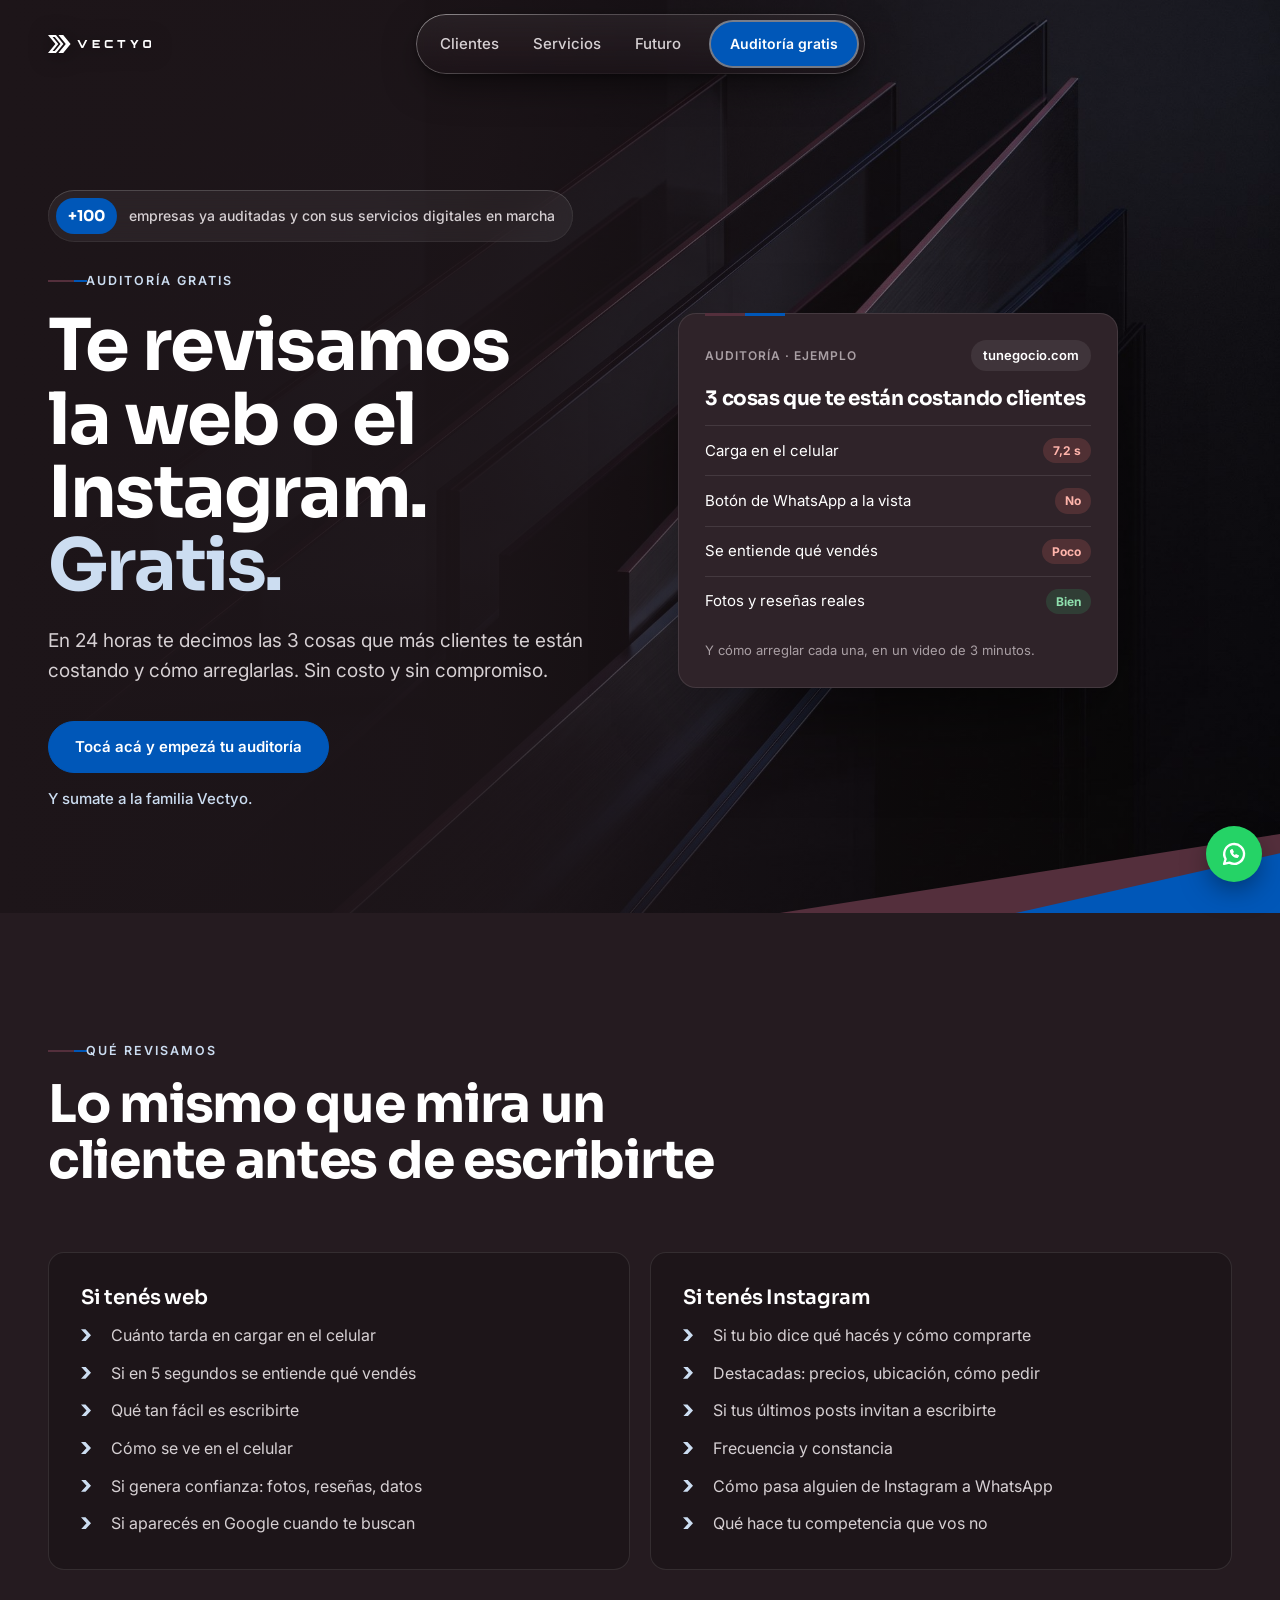
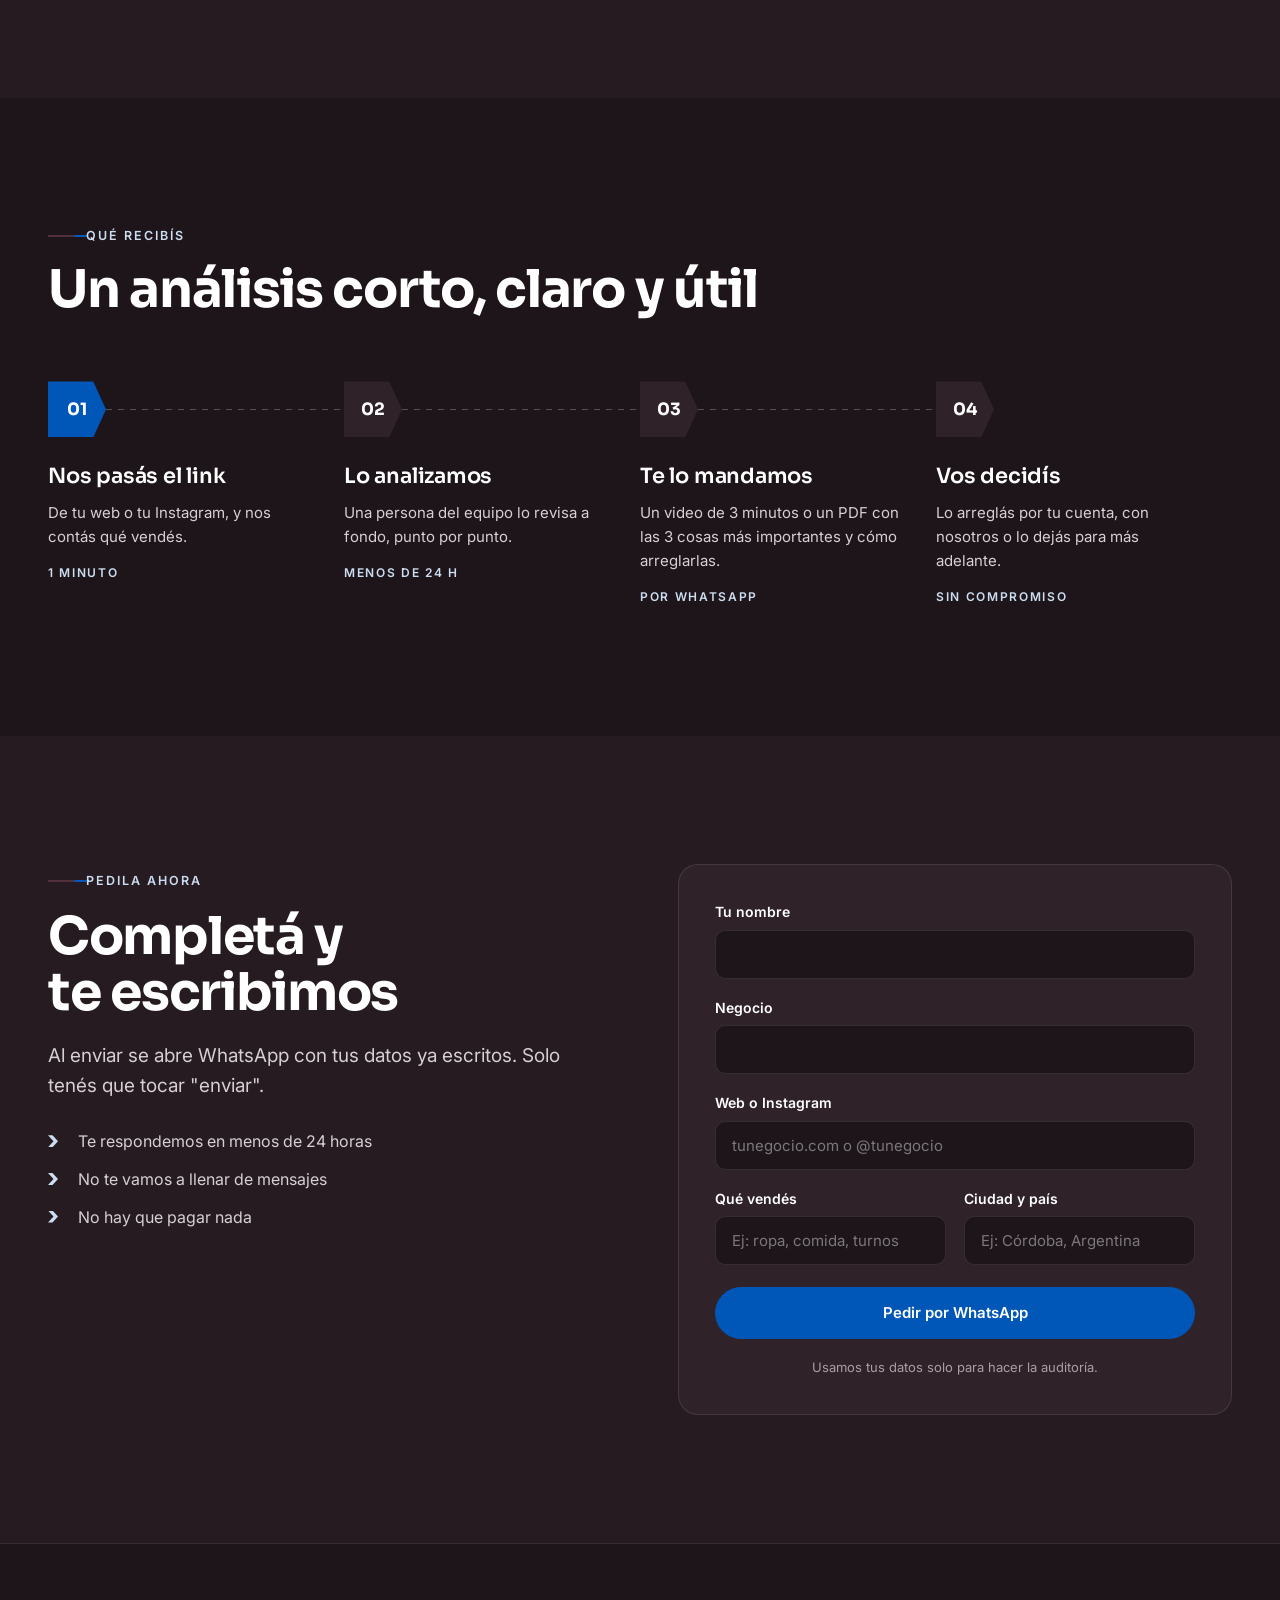
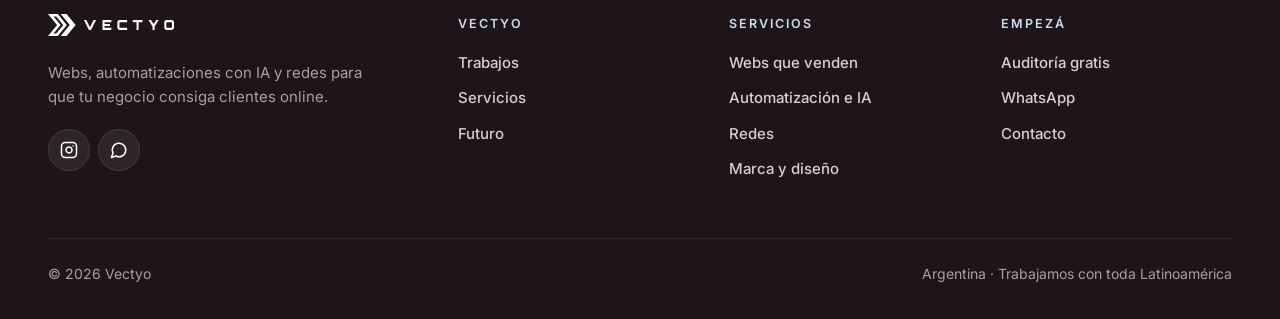
<file: auditoria.html>
<!doctype html>
<html lang="es">
<head>
<meta charset="utf-8">
<meta name="viewport" content="width=device-width, initial-scale=1">
<title>Auditoría gratis de tu web o Instagram · Vectyo</title>
<meta name="description" content="Te revisamos la web o el Instagram gratis y en 24 h te decimos las 3 cosas que más clientes te están costando. Sin costo y sin compromiso.">
<meta name="theme-color" content="#1d1519">
<meta property="og:type" content="website">
<meta property="og:site_name" content="Vectyo">
<meta property="og:title" content="Auditoría gratis de tu web o Instagram · Vectyo">
<meta property="og:description" content="Te revisamos la web o el Instagram gratis y en 24 h te decimos las 3 cosas que más clientes te están costando. Sin costo y sin compromiso.">
<meta property="og:image" content="assets/vectyo-og.png">
<meta property="og:locale" content="es_AR">
<link rel="icon" href="assets/favicon.ico" sizes="any">
<link rel="icon" href="assets/vectyo-favicon.svg" type="image/svg+xml">
<link rel="apple-touch-icon" href="assets/vectyo-favicon-180px.png">
<link rel="preconnect" href="https://fonts.googleapis.com">
<link rel="preconnect" href="https://fonts.gstatic.com" crossorigin>
<link rel="stylesheet" href="https://fonts.googleapis.com/css2?family=Sora:wght@400;600;700&family=Inter:wght@400;500;600;700&display=swap">
<link rel="stylesheet" href="assets/styles.css?v=24124949">
<script src="assets/main.js?v=e6986681" defer></script>
</head>
<body>
<a class="skip" href="#contenido">Ir al contenido</a>
<header class="header">
  <a href="index.html" class="brand header__logo" aria-label="Vectyo, ir al inicio"><svg viewBox="0 0 515.6 90" role="img" aria-label="Vectyo"><path fill="currentColor" fill-rule="evenodd" d="M0 0 L40 0 L77 45 L40 90 L0 90 L37 45 Z M51.5 45 L22.72 80 L33.72 80 L62.5 45 L33.72 10 L22.72 10 Z M52 0 L76 0 L113 45 L76 90 L52 90 L89 45 Z"/><path transform="translate(147 25.05) scale(1.9)" fill="currentColor" fill-rule="evenodd" d="M0 0 L5.2 0 L13 15.6 L20.8 0 L26 0 L15.3 21 L10.7 21 Z M40 0 L59 0 L59 4.5 L44.5 4.5 L44.5 8.25 L56 8.25 L56 12.75 L44.5 12.75 L44.5 16.5 L59 16.5 L59 21 L40 21 Z M93 0 L77.5 0 A5.5 5.5 0 0 0 72 5.5 L72 15.5 A5.5 5.5 0 0 0 77.5 21 L93 21 L93 16.5 L77.5 16.5 A1 1 0 0 1 76.5 15.5 L76.5 5.5 A1 1 0 0 1 77.5 4.5 L93 4.5 Z M105 0 L126 0 L126 4.5 L117.75 4.5 L117.75 21 L113.25 21 L113.25 4.5 L105 4.5 Z M139 0 L144.5 0 L150 8.5 L155.5 0 L161 0 L152.25 13.5 L152.25 21 L147.75 21 L147.75 13.5 Z M178.5 0 L188.5 0 A5.5 5.5 0 0 1 194 5.5 L194 15.5 A5.5 5.5 0 0 1 188.5 21 L178.5 21 A5.5 5.5 0 0 1 173 15.5 L173 5.5 A5.5 5.5 0 0 1 178.5 0 Z M178.5 4.5 A1 1 0 0 0 177.5 5.5 L177.5 15.5 A1 1 0 0 0 178.5 16.5 L188.5 16.5 A1 1 0 0 0 189.5 15.5 L189.5 5.5 A1 1 0 0 0 188.5 4.5 Z"/></svg></a>
  <div class="isla">
    <nav id="nav" class="nav" aria-label="Principal">
      <span class="isla__indicador" aria-hidden="true"></span>
      <a href="trabajos.html">Clientes</a>
      <a href="servicios.html">Servicios</a>
      <a href="nosotros.html">Futuro</a>
    </nav>
    <a class="btn btn--acento btn--sm isla__cta" href="auditoria.html" aria-current="page">Auditoría gratis</a>
    <button class="nav-toggle" aria-expanded="false" aria-controls="nav" aria-label="Abrir menú"><span></span><span></span></button>
  </div>
</header>
<main id="contenido">
<section class="hero hero--page">
  <div class="container split" style="align-items:center">
    <div>
      <p class="gancho"><span class="gancho__num">+100</span> empresas ya auditadas y con sus servicios digitales en marcha</p>
      <p class="eyebrow">Auditoría gratis</p>
      <h1 data-palabras>Te revisamos la web o el Instagram. <span class="hl">Gratis.</span></h1>
      <p class="lead" style="margin-top:24px">En 24 horas te decimos las 3 cosas que más clientes te están costando y cómo arreglarlas. Sin costo y sin compromiso.</p>
      <div class="actions">
        <a class="btn btn--acento btn--gancho" href="#pedir">Tocá acá y empezá tu auditoría</a>
      </div>
      <p class="gancho__sub">Y sumate a la familia Vectyo.</p>
    </div>
    <div class="audit-card reveal" aria-label="Ejemplo de auditoría">
      <div class="audit-card__top">
        <span class="audit-card__tag">Auditoría · ejemplo</span>
        <span class="audit-card__url">tunegocio.com</span>
      </div>
      <p class="audit-card__title">3 cosas que te están costando clientes</p>
      <div class="audit-row"><span>Carga en el celular</span><span class="pill pill--mal">7,2 s</span></div>
      <div class="audit-row"><span>Botón de WhatsApp a la vista</span><span class="pill pill--mal">No</span></div>
      <div class="audit-row"><span>Se entiende qué vendés</span><span class="pill pill--mal">Poco</span></div>
      <div class="audit-row"><span>Fotos y reseñas reales</span><span class="pill pill--bien">Bien</span></div>
      <p class="audit-card__foot">Y cómo arreglar cada una, en un video de 3 minutos.</p>
    </div>
  </div>
</section>

<section class="section section--claro">
  <div class="container">
    <div class="section-head reveal">
      <p class="eyebrow">Qué revisamos</p>
      <h2>Lo mismo que mira un cliente antes de escribirte</h2>
    </div>
    <div class="grid grid--2">
      <div class="card reveal">
        <h3>Si tenés web</h3>
        <ul class="check">
          <li>Cuánto tarda en cargar en el celular</li>
          <li>Si en 5 segundos se entiende qué vendés</li>
          <li>Qué tan fácil es escribirte</li>
          <li>Cómo se ve en el celular</li>
          <li>Si genera confianza: fotos, reseñas, datos</li>
          <li>Si aparecés en Google cuando te buscan</li>
        </ul>
      </div>
      <div class="card reveal">
        <h3>Si tenés Instagram</h3>
        <ul class="check">
          <li>Si tu bio dice qué hacés y cómo comprarte</li>
          <li>Destacadas: precios, ubicación, cómo pedir</li>
          <li>Si tus últimos posts invitan a escribirte</li>
          <li>Frecuencia y constancia</li>
          <li>Cómo pasa alguien de Instagram a WhatsApp</li>
          <li>Qué hace tu competencia que vos no</li>
        </ul>
      </div>
    </div>
  </div>
</section>

<section class="section">
  <div class="container">
    <div class="section-head reveal">
      <p class="eyebrow">Qué recibís</p>
      <h2>Un análisis corto, claro y útil</h2>
    </div>
    <div class="steps">
      <div class="step reveal">
        <h3>Nos pasás el link</h3>
        <p>De tu web o tu Instagram, y nos contás qué vendés.</p>
        <span class="step__time">1 minuto</span>
      </div>
      <div class="step reveal">
        <h3>Lo analizamos</h3>
        <p>Una persona del equipo lo revisa a fondo, punto por punto.</p>
        <span class="step__time">Menos de 24 h</span>
      </div>
      <div class="step reveal">
        <h3>Te lo mandamos</h3>
        <p>Un video de 3 minutos o un PDF con las 3 cosas más importantes y cómo arreglarlas.</p>
        <span class="step__time">Por WhatsApp</span>
      </div>
      <div class="step reveal">
        <h3>Vos decidís</h3>
        <p>Lo arreglás por tu cuenta, con nosotros o lo dejás para más adelante.</p>
        <span class="step__time">Sin compromiso</span>
      </div>
    </div>
  </div>
</section>

<section class="section section--gris" id="pedir">
  <div class="container split">
    <div class="reveal">
      <p class="eyebrow">Pedila ahora</p>
      <h2>Completá y te escribimos</h2>
      <p class="lead" style="margin-top:20px">Al enviar se abre WhatsApp con tus datos ya escritos. Solo tenés que tocar "enviar".</p>
      <ul class="check" style="margin-top:28px">
        <li>Te respondemos en menos de 24 horas</li>
        <li>No te vamos a llenar de mensajes</li>
        <li>No hay que pagar nada</li>
      </ul>
    </div>
    <form class="form reveal" data-wa-form="Hola Vectyo! Quiero mi auditoría gratis 🚀">
      <div class="field">
        <label for="a-nombre">Tu nombre</label>
        <input id="a-nombre" name="nombre" autocomplete="given-name" required>
      </div>
      <div class="field">
        <label for="a-negocio">Negocio</label>
        <input id="a-negocio" name="negocio" autocomplete="organization" required>
      </div>
      <div class="field">
        <label for="a-link">Web o Instagram</label>
        <input id="a-link" name="link" placeholder="tunegocio.com o @tunegocio" required>
      </div>
      <div class="form-row">
        <div class="field">
          <label for="a-rubro">Qué vendés</label>
          <input id="a-rubro" name="rubro" placeholder="Ej: ropa, comida, turnos">
        </div>
        <div class="field">
          <label for="a-lugar">Ciudad y país</label>
          <input id="a-lugar" name="lugar" placeholder="Ej: Córdoba, Argentina">
        </div>
      </div>
      <button class="btn btn--acento" type="submit">Pedir por WhatsApp</button>
      <p class="form__legal">Usamos tus datos solo para hacer la auditoría.</p>
    </form>
  </div>
</section>
</main>
<footer class="footer">
  <div class="container">
    <div class="footer__grid">
      <div>
        <a href="index.html" class="brand" aria-label="Vectyo, ir al inicio"><svg viewBox="0 0 515.6 90" role="img" aria-label="Vectyo"><path fill="currentColor" fill-rule="evenodd" d="M0 0 L40 0 L77 45 L40 90 L0 90 L37 45 Z M51.5 45 L22.72 80 L33.72 80 L62.5 45 L33.72 10 L22.72 10 Z M52 0 L76 0 L113 45 L76 90 L52 90 L89 45 Z"/><path transform="translate(147 25.05) scale(1.9)" fill="currentColor" fill-rule="evenodd" d="M0 0 L5.2 0 L13 15.6 L20.8 0 L26 0 L15.3 21 L10.7 21 Z M40 0 L59 0 L59 4.5 L44.5 4.5 L44.5 8.25 L56 8.25 L56 12.75 L44.5 12.75 L44.5 16.5 L59 16.5 L59 21 L40 21 Z M93 0 L77.5 0 A5.5 5.5 0 0 0 72 5.5 L72 15.5 A5.5 5.5 0 0 0 77.5 21 L93 21 L93 16.5 L77.5 16.5 A1 1 0 0 1 76.5 15.5 L76.5 5.5 A1 1 0 0 1 77.5 4.5 L93 4.5 Z M105 0 L126 0 L126 4.5 L117.75 4.5 L117.75 21 L113.25 21 L113.25 4.5 L105 4.5 Z M139 0 L144.5 0 L150 8.5 L155.5 0 L161 0 L152.25 13.5 L152.25 21 L147.75 21 L147.75 13.5 Z M178.5 0 L188.5 0 A5.5 5.5 0 0 1 194 5.5 L194 15.5 A5.5 5.5 0 0 1 188.5 21 L178.5 21 A5.5 5.5 0 0 1 173 15.5 L173 5.5 A5.5 5.5 0 0 1 178.5 0 Z M178.5 4.5 A1 1 0 0 0 177.5 5.5 L177.5 15.5 A1 1 0 0 0 178.5 16.5 L188.5 16.5 A1 1 0 0 0 189.5 15.5 L189.5 5.5 A1 1 0 0 0 188.5 4.5 Z"/></svg></a>
        <p class="footer__tag">Webs, automatizaciones con IA y redes para que tu negocio consiga clientes online.</p>
        <div class="socials">
          <a data-ig href="contacto.html" aria-label="Instagram de Vectyo"><svg class="icon" viewBox="0 0 24 24" aria-hidden="true"><path d="M16 11.37A4 4 0 1 1 12.63 8 4 4 0 0 1 16 11.37z"/><path d="M17.5 6.5h.01"/><rect width="20" height="20" x="2" y="2" rx="5" ry="5"/></svg></a>
          <a data-wa="Hola Vectyo!" href="contacto.html" aria-label="WhatsApp de Vectyo"><svg class="icon" viewBox="0 0 24 24" aria-hidden="true"><path d="M7.9 20A9 9 0 1 0 4 16.1L2 22Z"/></svg></a>
        </div>
      </div>
      <div>
        <h4>Vectyo</h4>
        <ul>
          <li><a href="trabajos.html">Trabajos</a></li>
          <li><a href="servicios.html">Servicios</a></li>
          <li><a href="nosotros.html">Futuro</a></li>
        </ul>
      </div>
      <div>
        <h4>Servicios</h4>
        <ul>
          <li><a href="servicios.html#webs">Webs que venden</a></li>
          <li><a href="servicios.html#ia">Automatización e IA</a></li>
          <li><a href="servicios.html#redes">Redes</a></li>
          <li><a href="servicios.html#marca">Marca y diseño</a></li>
        </ul>
      </div>
      <div>
        <h4>Empezá</h4>
        <ul>
          <li><a href="auditoria.html">Auditoría gratis</a></li>
          <li><a data-wa="Hola Vectyo!" href="contacto.html">WhatsApp</a></li>
          <li><a href="contacto.html">Contacto</a></li>
        </ul>
      </div>
    </div>
    <div class="footer__bottom">
      <span>© <span data-year>2026</span> Vectyo</span>
      <span>Argentina · Trabajamos con toda Latinoamérica</span>
    </div>
  </div>
</footer>
<a class="wa-float" data-wa="Hola Vectyo! Quiero mi auditoría gratis 🚀" href="contacto.html" aria-label="Escribinos por WhatsApp"><svg viewBox="0 0 24 24" fill="none" stroke="currentColor" stroke-width="2" stroke-linecap="round" stroke-linejoin="round" aria-hidden="true"><path d="M3.5 20.5l1.3-4.2A8.5 8.5 0 1 1 8 19.4z"/><path d="M9 9.2c0 3 2.8 5.8 5.8 5.8l1-1.4-2-1-1 .9c-1-.4-1.9-1.3-2.3-2.3l.9-1-1-2z" fill="currentColor" stroke-width="1"/></svg></a>
</body>
</html>
</file>
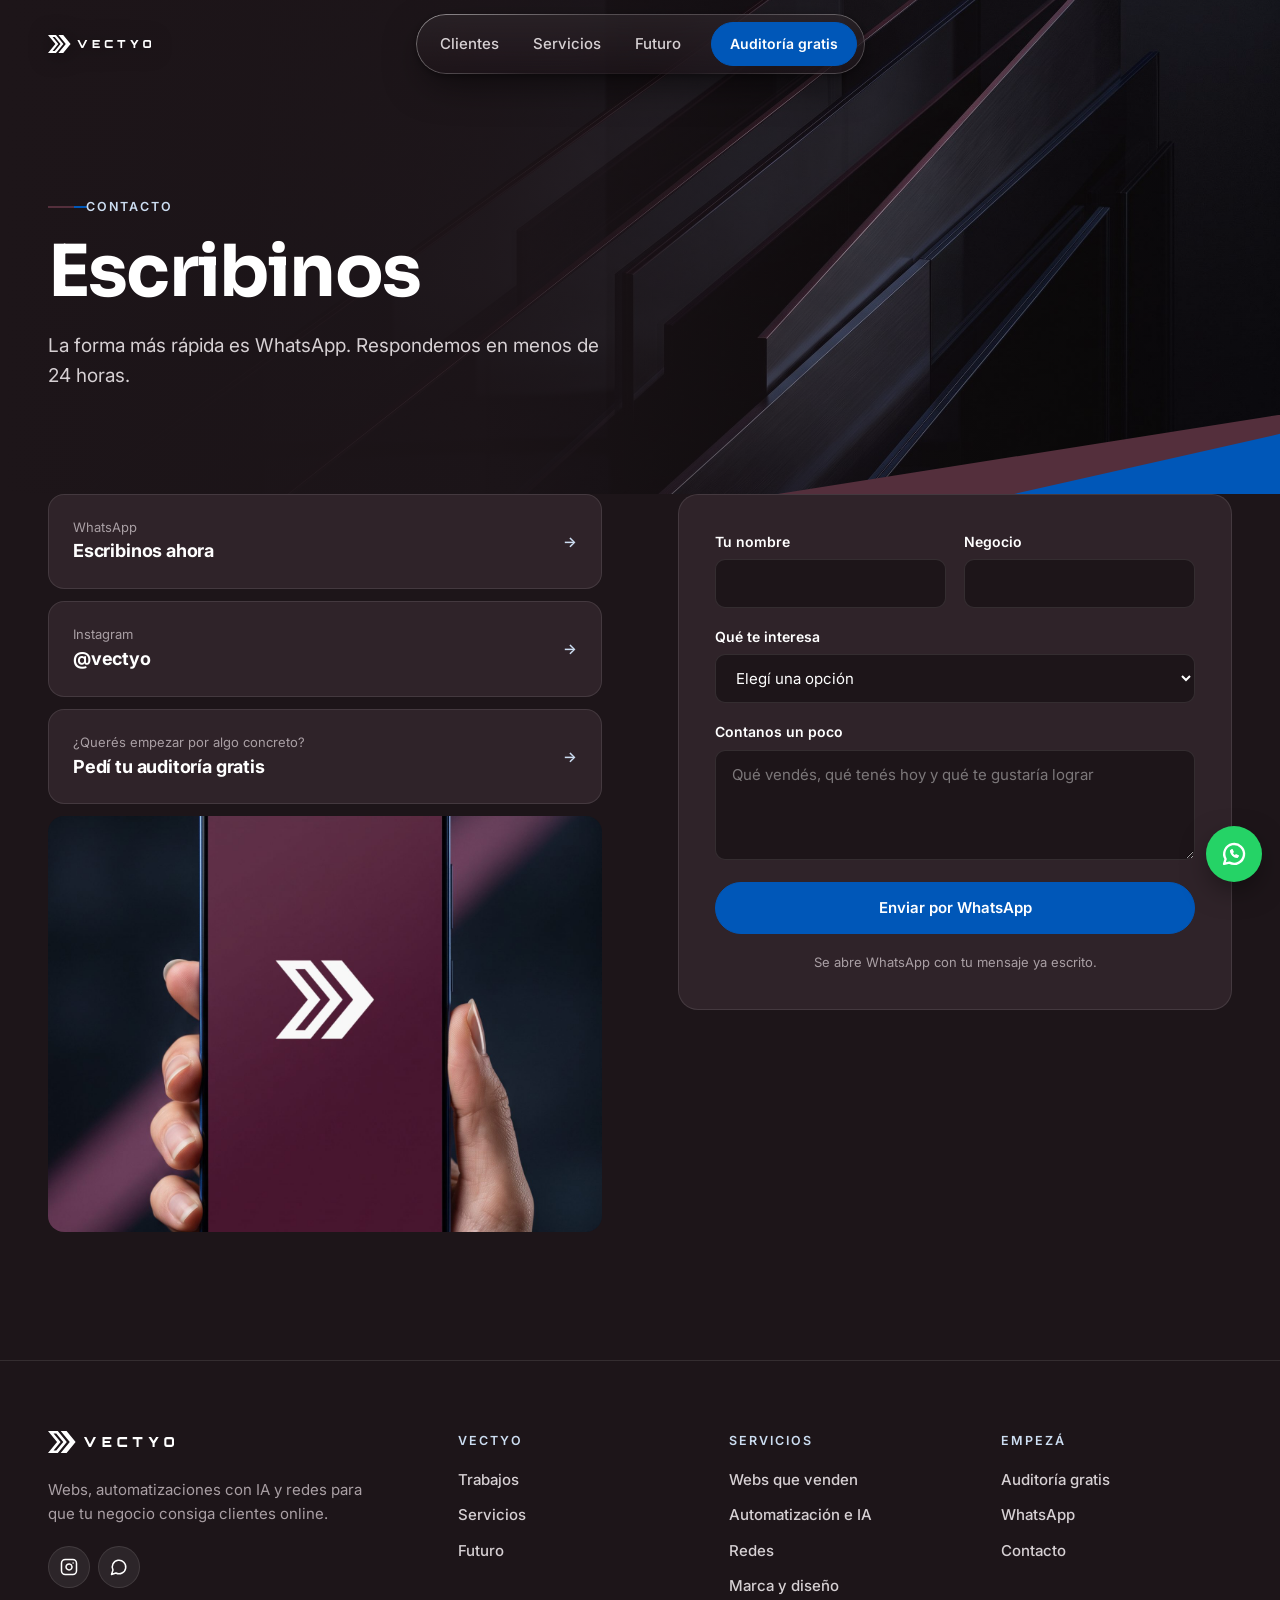
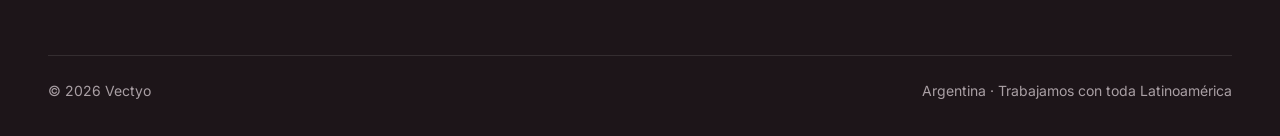
<file: contacto.html>
<!doctype html>
<html lang="es">
<head>
<meta charset="utf-8">
<meta name="viewport" content="width=device-width, initial-scale=1">
<title>Contacto · Vectyo</title>
<meta name="description" content="Escribinos por WhatsApp o Instagram. Respondemos en menos de 24 horas.">
<meta name="theme-color" content="#1d1519">
<meta property="og:type" content="website">
<meta property="og:site_name" content="Vectyo">
<meta property="og:title" content="Contacto · Vectyo">
<meta property="og:description" content="Escribinos por WhatsApp o Instagram. Respondemos en menos de 24 horas.">
<meta property="og:image" content="assets/vectyo-og.png">
<meta property="og:locale" content="es_AR">
<link rel="icon" href="assets/favicon.ico" sizes="any">
<link rel="icon" href="assets/vectyo-favicon.svg" type="image/svg+xml">
<link rel="apple-touch-icon" href="assets/vectyo-favicon-180px.png">
<link rel="preconnect" href="https://fonts.googleapis.com">
<link rel="preconnect" href="https://fonts.gstatic.com" crossorigin>
<link rel="stylesheet" href="https://fonts.googleapis.com/css2?family=Sora:wght@400;600;700&family=Inter:wght@400;500;600;700&display=swap">
<link rel="stylesheet" href="assets/styles.css?v=24124949">
<script src="assets/main.js?v=e6986681" defer></script>
</head>
<body>
<a class="skip" href="#contenido">Ir al contenido</a>
<header class="header">
  <a href="index.html" class="brand header__logo" aria-label="Vectyo, ir al inicio"><svg viewBox="0 0 515.6 90" role="img" aria-label="Vectyo"><path fill="currentColor" fill-rule="evenodd" d="M0 0 L40 0 L77 45 L40 90 L0 90 L37 45 Z M51.5 45 L22.72 80 L33.72 80 L62.5 45 L33.72 10 L22.72 10 Z M52 0 L76 0 L113 45 L76 90 L52 90 L89 45 Z"/><path transform="translate(147 25.05) scale(1.9)" fill="currentColor" fill-rule="evenodd" d="M0 0 L5.2 0 L13 15.6 L20.8 0 L26 0 L15.3 21 L10.7 21 Z M40 0 L59 0 L59 4.5 L44.5 4.5 L44.5 8.25 L56 8.25 L56 12.75 L44.5 12.75 L44.5 16.5 L59 16.5 L59 21 L40 21 Z M93 0 L77.5 0 A5.5 5.5 0 0 0 72 5.5 L72 15.5 A5.5 5.5 0 0 0 77.5 21 L93 21 L93 16.5 L77.5 16.5 A1 1 0 0 1 76.5 15.5 L76.5 5.5 A1 1 0 0 1 77.5 4.5 L93 4.5 Z M105 0 L126 0 L126 4.5 L117.75 4.5 L117.75 21 L113.25 21 L113.25 4.5 L105 4.5 Z M139 0 L144.5 0 L150 8.5 L155.5 0 L161 0 L152.25 13.5 L152.25 21 L147.75 21 L147.75 13.5 Z M178.5 0 L188.5 0 A5.5 5.5 0 0 1 194 5.5 L194 15.5 A5.5 5.5 0 0 1 188.5 21 L178.5 21 A5.5 5.5 0 0 1 173 15.5 L173 5.5 A5.5 5.5 0 0 1 178.5 0 Z M178.5 4.5 A1 1 0 0 0 177.5 5.5 L177.5 15.5 A1 1 0 0 0 178.5 16.5 L188.5 16.5 A1 1 0 0 0 189.5 15.5 L189.5 5.5 A1 1 0 0 0 188.5 4.5 Z"/></svg></a>
  <div class="isla">
    <nav id="nav" class="nav" aria-label="Principal">
      <span class="isla__indicador" aria-hidden="true"></span>
      <a href="trabajos.html">Clientes</a>
      <a href="servicios.html">Servicios</a>
      <a href="nosotros.html">Futuro</a>
    </nav>
    <a class="btn btn--acento btn--sm isla__cta" href="auditoria.html">Auditoría gratis</a>
    <button class="nav-toggle" aria-expanded="false" aria-controls="nav" aria-label="Abrir menú"><span></span><span></span></button>
  </div>
</header>
<main id="contenido">
<section class="hero hero--page">
  <div class="hero__bg"><svg viewBox="0 0 113 90" aria-hidden="true"><path fill="currentColor" fill-rule="evenodd" d="M0 0 L40 0 L77 45 L40 90 L0 90 L37 45 Z M51.5 45 L22.72 80 L33.72 80 L62.5 45 L33.72 10 L22.72 10 Z M52 0 L76 0 L113 45 L76 90 L52 90 L89 45 Z"/></svg></div>
  <div class="container">
    <p class="eyebrow">Contacto</p>
    <h1 data-palabras>Escribinos</h1>
    <p class="lead">La forma más rápida es WhatsApp. Respondemos en menos de 24 horas.</p>
  </div>
</section>

<section class="section" style="padding-top:0">
  <div class="container split">
    <div class="contact-links reveal">
      <a class="contact-link" data-wa="Hola Vectyo!" href="#">
        <span><small>WhatsApp</small><strong>Escribinos ahora</strong></span>
        <span class="card__more" aria-hidden="true"></span>
      </a>
      <a class="contact-link" data-ig href="#">
        <span><small>Instagram</small><strong data-ig-handle>@vectyo</strong></span>
        <span class="card__more" aria-hidden="true"></span>
      </a>
      <a class="contact-link" href="auditoria.html">
        <span><small>¿Querés empezar por algo concreto?</small><strong>Pedí tu auditoría gratis</strong></span>
        <span class="card__more" aria-hidden="true"></span>
      </a>
      <figure class="foto" style="aspect-ratio:4 / 3"><img src="assets/fotos/logo-celular.jpg" alt="Celular mostrando el logo de Vectyo en pantalla" loading="lazy" decoding="async"></figure>
    </div>

    <form class="form reveal" data-wa-form="Hola Vectyo! Les escribo desde la web">
      <div class="form-row">
        <div class="field">
          <label for="c-nombre">Tu nombre</label>
          <input id="c-nombre" name="nombre" autocomplete="given-name" required>
        </div>
        <div class="field">
          <label for="c-negocio">Negocio</label>
          <input id="c-negocio" name="negocio" autocomplete="organization">
        </div>
      </div>
      <div class="field">
        <label for="c-servicio">Qué te interesa</label>
        <select id="c-servicio" name="servicio">
          <option value="">Elegí una opción</option>
          <option>Página web</option>
          <option>Bot de WhatsApp / automatización con IA</option>
          <option>Redes sociales</option>
          <option>Logo y marca</option>
          <option>No sé, quiero que me asesoren</option>
        </select>
      </div>
      <div class="field">
        <label for="c-mensaje">Contanos un poco</label>
        <textarea id="c-mensaje" name="mensaje" placeholder="Qué vendés, qué tenés hoy y qué te gustaría lograr"></textarea>
      </div>
      <button class="btn btn--acento" type="submit">Enviar por WhatsApp</button>
      <p class="form__legal">Se abre WhatsApp con tu mensaje ya escrito.</p>
    </form>
  </div>
</section>
</main>
<footer class="footer">
  <div class="container">
    <div class="footer__grid">
      <div>
        <a href="index.html" class="brand" aria-label="Vectyo, ir al inicio"><svg viewBox="0 0 515.6 90" role="img" aria-label="Vectyo"><path fill="currentColor" fill-rule="evenodd" d="M0 0 L40 0 L77 45 L40 90 L0 90 L37 45 Z M51.5 45 L22.72 80 L33.72 80 L62.5 45 L33.72 10 L22.72 10 Z M52 0 L76 0 L113 45 L76 90 L52 90 L89 45 Z"/><path transform="translate(147 25.05) scale(1.9)" fill="currentColor" fill-rule="evenodd" d="M0 0 L5.2 0 L13 15.6 L20.8 0 L26 0 L15.3 21 L10.7 21 Z M40 0 L59 0 L59 4.5 L44.5 4.5 L44.5 8.25 L56 8.25 L56 12.75 L44.5 12.75 L44.5 16.5 L59 16.5 L59 21 L40 21 Z M93 0 L77.5 0 A5.5 5.5 0 0 0 72 5.5 L72 15.5 A5.5 5.5 0 0 0 77.5 21 L93 21 L93 16.5 L77.5 16.5 A1 1 0 0 1 76.5 15.5 L76.5 5.5 A1 1 0 0 1 77.5 4.5 L93 4.5 Z M105 0 L126 0 L126 4.5 L117.75 4.5 L117.75 21 L113.25 21 L113.25 4.5 L105 4.5 Z M139 0 L144.5 0 L150 8.5 L155.5 0 L161 0 L152.25 13.5 L152.25 21 L147.75 21 L147.75 13.5 Z M178.5 0 L188.5 0 A5.5 5.5 0 0 1 194 5.5 L194 15.5 A5.5 5.5 0 0 1 188.5 21 L178.5 21 A5.5 5.5 0 0 1 173 15.5 L173 5.5 A5.5 5.5 0 0 1 178.5 0 Z M178.5 4.5 A1 1 0 0 0 177.5 5.5 L177.5 15.5 A1 1 0 0 0 178.5 16.5 L188.5 16.5 A1 1 0 0 0 189.5 15.5 L189.5 5.5 A1 1 0 0 0 188.5 4.5 Z"/></svg></a>
        <p class="footer__tag">Webs, automatizaciones con IA y redes para que tu negocio consiga clientes online.</p>
        <div class="socials">
          <a data-ig href="contacto.html" aria-label="Instagram de Vectyo"><svg class="icon" viewBox="0 0 24 24" aria-hidden="true"><path d="M16 11.37A4 4 0 1 1 12.63 8 4 4 0 0 1 16 11.37z"/><path d="M17.5 6.5h.01"/><rect width="20" height="20" x="2" y="2" rx="5" ry="5"/></svg></a>
          <a data-wa="Hola Vectyo!" href="contacto.html" aria-label="WhatsApp de Vectyo"><svg class="icon" viewBox="0 0 24 24" aria-hidden="true"><path d="M7.9 20A9 9 0 1 0 4 16.1L2 22Z"/></svg></a>
        </div>
      </div>
      <div>
        <h4>Vectyo</h4>
        <ul>
          <li><a href="trabajos.html">Trabajos</a></li>
          <li><a href="servicios.html">Servicios</a></li>
          <li><a href="nosotros.html">Futuro</a></li>
        </ul>
      </div>
      <div>
        <h4>Servicios</h4>
        <ul>
          <li><a href="servicios.html#webs">Webs que venden</a></li>
          <li><a href="servicios.html#ia">Automatización e IA</a></li>
          <li><a href="servicios.html#redes">Redes</a></li>
          <li><a href="servicios.html#marca">Marca y diseño</a></li>
        </ul>
      </div>
      <div>
        <h4>Empezá</h4>
        <ul>
          <li><a href="auditoria.html">Auditoría gratis</a></li>
          <li><a data-wa="Hola Vectyo!" href="contacto.html">WhatsApp</a></li>
          <li><a href="contacto.html">Contacto</a></li>
        </ul>
      </div>
    </div>
    <div class="footer__bottom">
      <span>© <span data-year>2026</span> Vectyo</span>
      <span>Argentina · Trabajamos con toda Latinoamérica</span>
    </div>
  </div>
</footer>
<a class="wa-float" data-wa="Hola Vectyo! Quiero mi auditoría gratis 🚀" href="contacto.html" aria-label="Escribinos por WhatsApp"><svg viewBox="0 0 24 24" fill="none" stroke="currentColor" stroke-width="2" stroke-linecap="round" stroke-linejoin="round" aria-hidden="true"><path d="M3.5 20.5l1.3-4.2A8.5 8.5 0 1 1 8 19.4z"/><path d="M9 9.2c0 3 2.8 5.8 5.8 5.8l1-1.4-2-1-1 .9c-1-.4-1.9-1.3-2.3-2.3l.9-1-1-2z" fill="currentColor" stroke-width="1"/></svg></a>
</body>
</html>
</file>
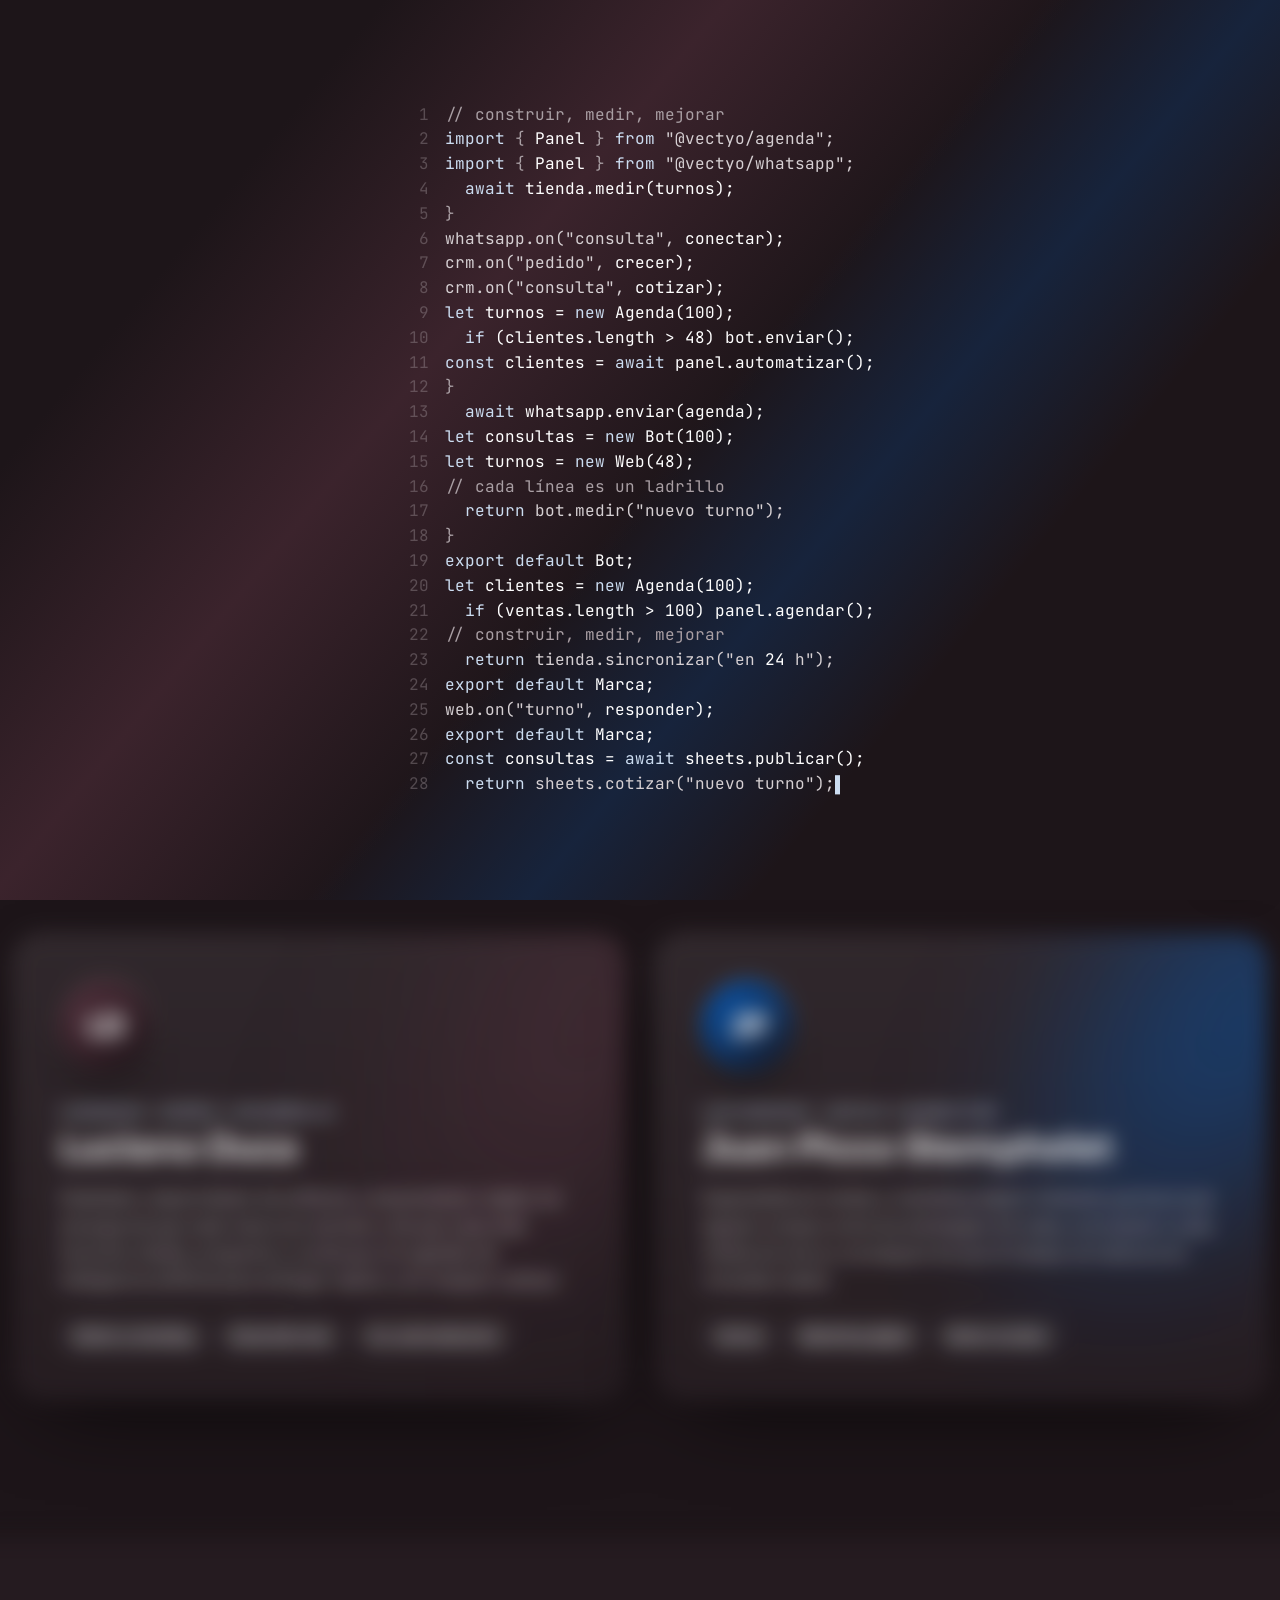
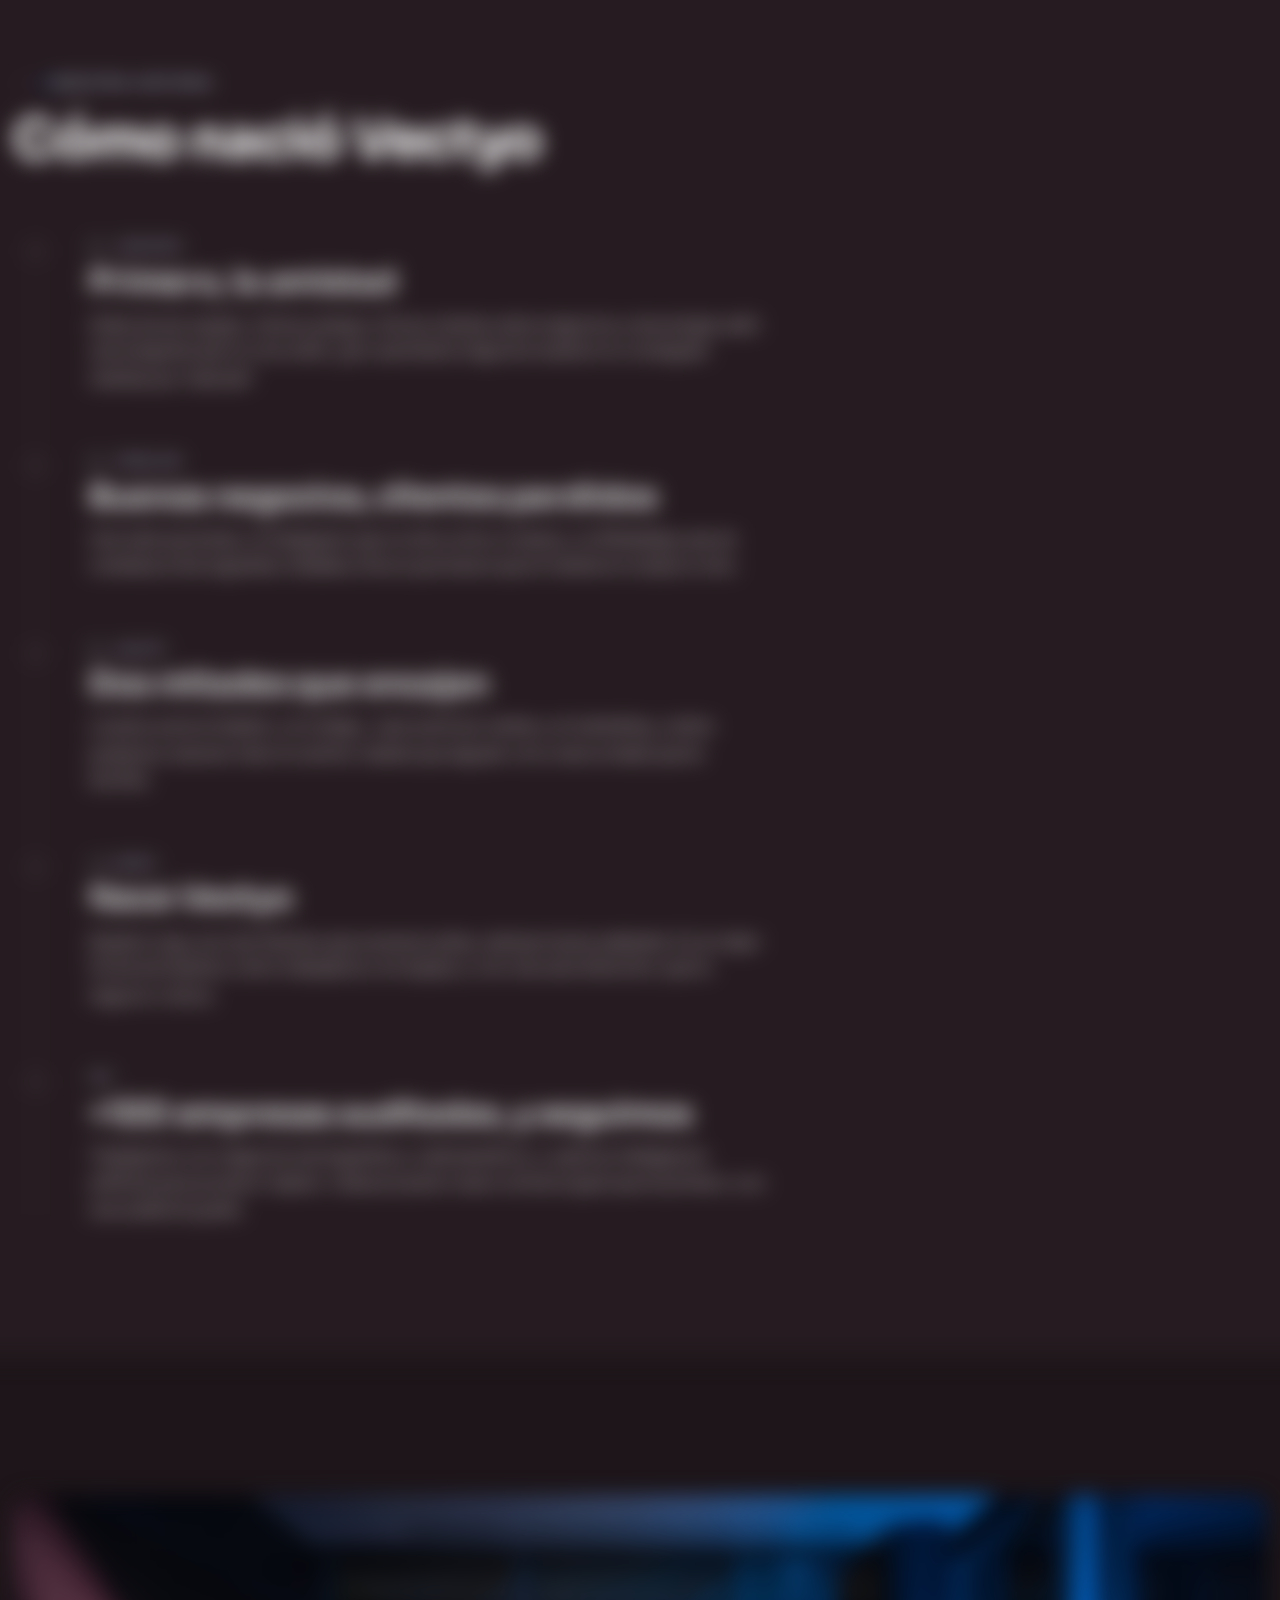
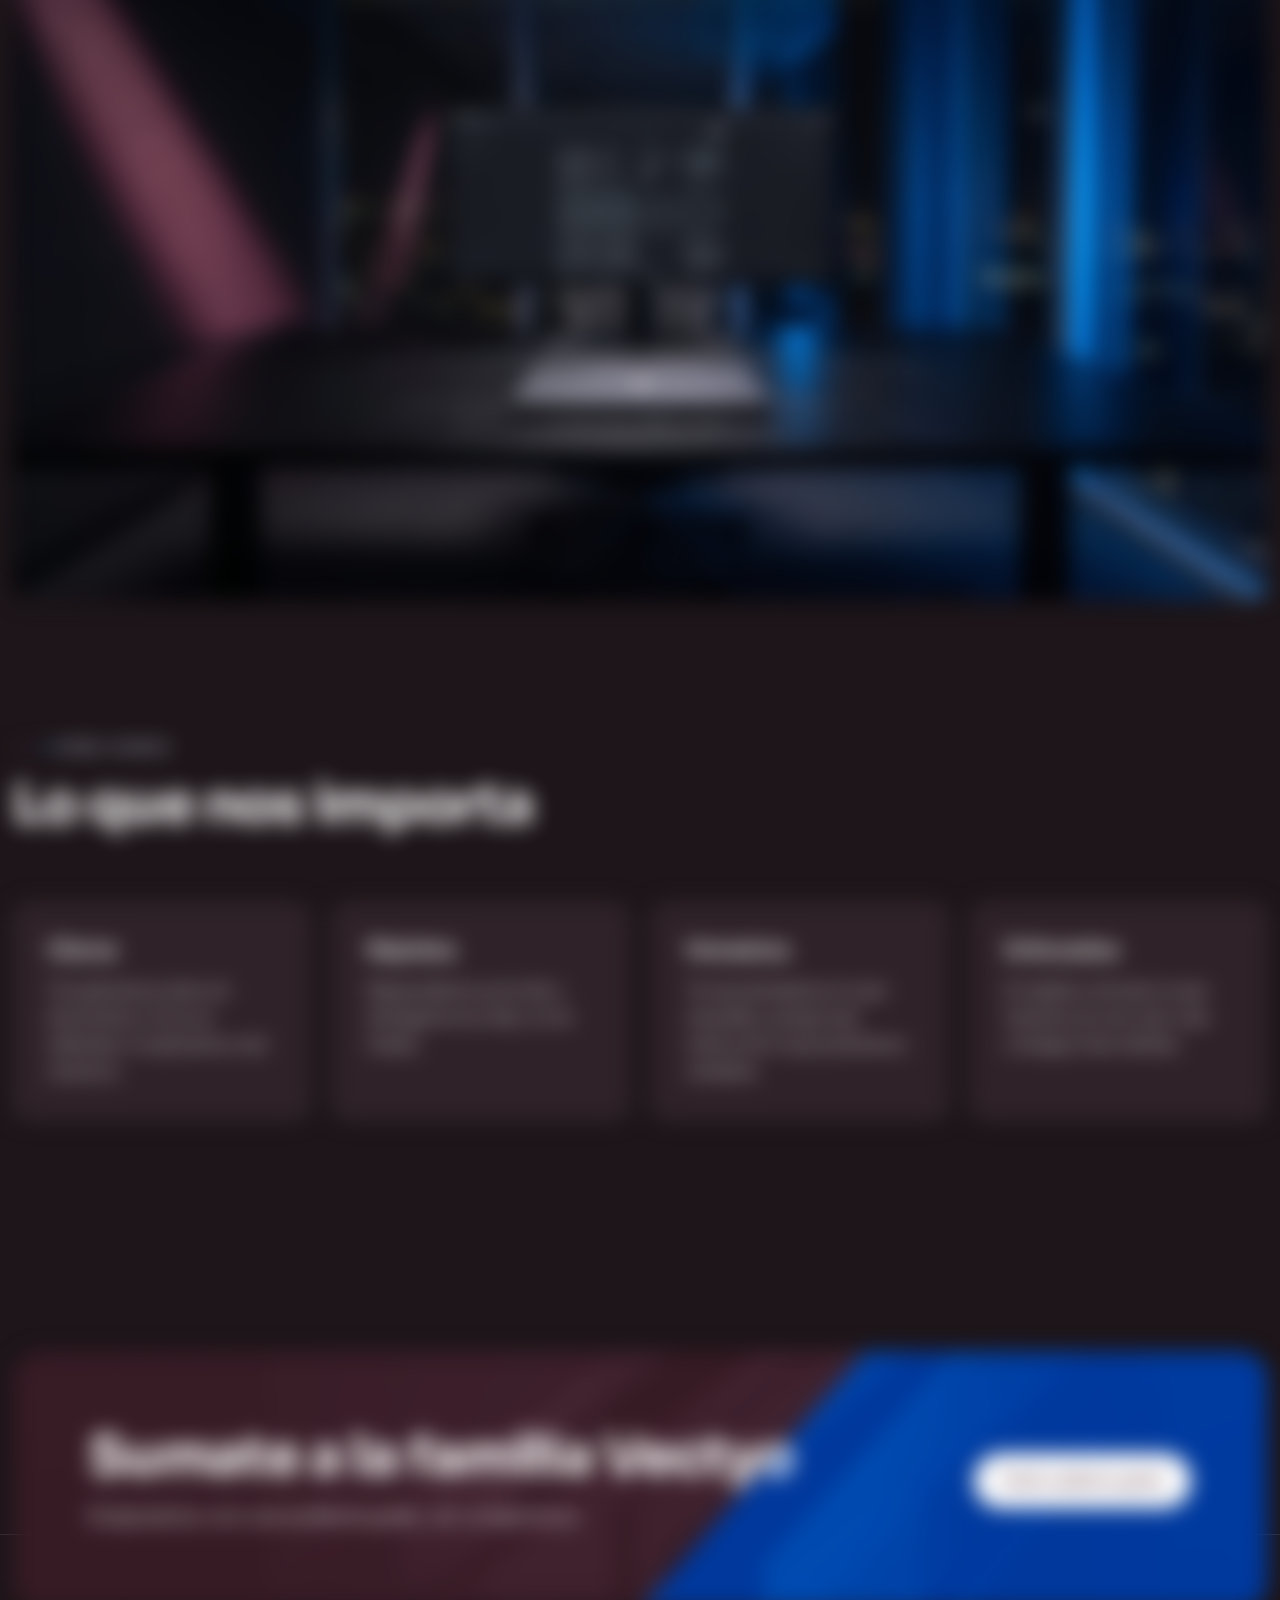
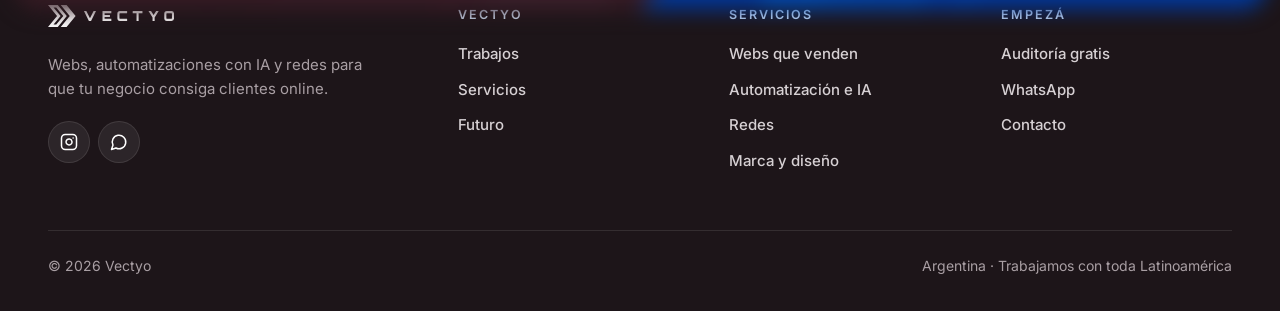
<file: nosotros.html>
<!doctype html>
<html lang="es">
<head>
<meta charset="utf-8">
<meta name="viewport" content="width=device-width, initial-scale=1">
<title>Futuro · Vectyo</title>
<meta name="description" content="Quiénes somos y hacia dónde va Vectyo, agencia digital argentina: código que construye herramientas útiles para tu empresa.">
<meta name="theme-color" content="#1d1519">
<meta property="og:type" content="website">
<meta property="og:site_name" content="Vectyo">
<meta property="og:title" content="Futuro · Vectyo">
<meta property="og:description" content="Quiénes somos y hacia dónde va Vectyo, agencia digital argentina: código que construye herramientas útiles para tu empresa.">
<meta property="og:image" content="assets/vectyo-og.png">
<meta property="og:locale" content="es_AR">
<link rel="icon" href="assets/favicon.ico" sizes="any">
<link rel="icon" href="assets/vectyo-favicon.svg" type="image/svg+xml">
<link rel="apple-touch-icon" href="assets/vectyo-favicon-180px.png">
<link rel="preconnect" href="https://fonts.googleapis.com">
<link rel="preconnect" href="https://fonts.gstatic.com" crossorigin>
<link rel="stylesheet" href="https://fonts.googleapis.com/css2?family=Sora:wght@400;600;700&family=Inter:wght@400;500;600;700&display=swap">
<link rel="stylesheet" href="assets/styles.css?v=24124949">
<script src="assets/main.js?v=e6986681" defer></script>
<link rel="stylesheet" href="https://fonts.googleapis.com/css2?family=JetBrains+Mono:wght@400&display=swap">
<link rel="stylesheet" href="assets/futuro.css?v=024f88bb">
<script>(function(){try{var f=/[?&]intro(=|&|$)/.test(location.search);if(!f&&(sessionStorage.getItem('vectyo-futuro')||matchMedia('(prefers-reduced-motion: reduce)').matches))return;document.documentElement.classList.add('futuro-on')}catch(e){}})()</script>
<script src="assets/futuro.js?v=d5316f23" defer></script>
</head>
<body>
<div class="futuro" data-futuro aria-hidden="true"><canvas></canvas></div>
<a class="skip" href="#contenido">Ir al contenido</a>
<header class="header">
  <a href="index.html" class="brand header__logo" aria-label="Vectyo, ir al inicio"><svg viewBox="0 0 515.6 90" role="img" aria-label="Vectyo"><path fill="currentColor" fill-rule="evenodd" d="M0 0 L40 0 L77 45 L40 90 L0 90 L37 45 Z M51.5 45 L22.72 80 L33.72 80 L62.5 45 L33.72 10 L22.72 10 Z M52 0 L76 0 L113 45 L76 90 L52 90 L89 45 Z"/><path transform="translate(147 25.05) scale(1.9)" fill="currentColor" fill-rule="evenodd" d="M0 0 L5.2 0 L13 15.6 L20.8 0 L26 0 L15.3 21 L10.7 21 Z M40 0 L59 0 L59 4.5 L44.5 4.5 L44.5 8.25 L56 8.25 L56 12.75 L44.5 12.75 L44.5 16.5 L59 16.5 L59 21 L40 21 Z M93 0 L77.5 0 A5.5 5.5 0 0 0 72 5.5 L72 15.5 A5.5 5.5 0 0 0 77.5 21 L93 21 L93 16.5 L77.5 16.5 A1 1 0 0 1 76.5 15.5 L76.5 5.5 A1 1 0 0 1 77.5 4.5 L93 4.5 Z M105 0 L126 0 L126 4.5 L117.75 4.5 L117.75 21 L113.25 21 L113.25 4.5 L105 4.5 Z M139 0 L144.5 0 L150 8.5 L155.5 0 L161 0 L152.25 13.5 L152.25 21 L147.75 21 L147.75 13.5 Z M178.5 0 L188.5 0 A5.5 5.5 0 0 1 194 5.5 L194 15.5 A5.5 5.5 0 0 1 188.5 21 L178.5 21 A5.5 5.5 0 0 1 173 15.5 L173 5.5 A5.5 5.5 0 0 1 178.5 0 Z M178.5 4.5 A1 1 0 0 0 177.5 5.5 L177.5 15.5 A1 1 0 0 0 178.5 16.5 L188.5 16.5 A1 1 0 0 0 189.5 15.5 L189.5 5.5 A1 1 0 0 0 188.5 4.5 Z"/></svg></a>
  <div class="isla">
    <nav id="nav" class="nav" aria-label="Principal">
      <span class="isla__indicador" aria-hidden="true"></span>
      <a href="trabajos.html">Clientes</a>
      <a href="servicios.html">Servicios</a>
      <a href="nosotros.html" aria-current="page">Futuro</a>
    </nav>
    <a class="btn btn--acento btn--sm isla__cta" href="auditoria.html">Auditoría gratis</a>
    <button class="nav-toggle" aria-expanded="false" aria-controls="nav" aria-label="Abrir menú"><span></span><span></span></button>
  </div>
</header>
<main id="contenido">
<section class="hero hero--page hero--arquitectura">
  <div class="hero__bg"><svg viewBox="0 0 113 90" aria-hidden="true"><path fill="currentColor" fill-rule="evenodd" d="M0 0 L40 0 L77 45 L40 90 L0 90 L37 45 Z M51.5 45 L22.72 80 L33.72 80 L62.5 45 L33.72 10 L22.72 10 Z M52 0 L76 0 L113 45 L76 90 L52 90 L89 45 Z"/></svg></div>
  <div class="container">
    <p class="eyebrow">Nosotros</p>
    <h1 data-palabras>Dos amigos, <span class="hl">una misma dirección</span></h1>
    <p class="lead">Vectyo es una microempresa argentina creada por Luciano Duca y Juan Picco Stemphelet. Uno diseña y programa; el otro vende y hace crecer marcas. Juntos ayudamos a negocios de Argentina y Latinoamérica a conseguir clientes por internet.</p>
  </div>
</section>

<section class="section">
  <div class="container">
    <div class="section-head reveal">
      <p class="eyebrow">Quiénes somos</p>
      <h2>Las dos mitades de Vectyo</h2>
      <p class="lead">Una agencia que no solo hace cosas lindas: hace cosas que venden. Por eso somos dos perfiles distintos que se complementan.</p>
    </div>

    <div class="fundadores">
      <article class="fundador reveal">
        <div class="fundador__avatar" aria-hidden="true"><span>LD</span></div>
        <p class="fundador__rol">Fundador · Diseño y desarrollo</p>
        <h3>Luciano Duca</h3>
        <p>Diseñador, desarrollador de software y emprendedor digital. Se encarga de que cada marca se vea bien y de que cada web funcione: diseña, programa y construye con agentes de inteligencia artificial para entregar rápido y sin resignar calidad.</p>
        <ul class="fundador__chips">
          <li>Diseño y branding</li><li>Desarrollo web</li><li>IA y automatización</li>
        </ul>
      </article>

      <article class="fundador fundador--azul reveal" style="--d:1">
        <div class="fundador__avatar" aria-hidden="true"><span>JP</span></div>
        <p class="fundador__rol">Cofundador · Ventas y marketing</p>
        <h3>Juan Picco Stemphelet</h3>
        <p>Especialista en ventas y marketing digital. Entiende qué hace que alguien compre: arma las estrategias de redes, acompaña a cada cliente de cerca y se asegura de que el trabajo se traduzca en consultas reales.</p>
        <ul class="fundador__chips">
          <li>Ventas</li><li>Marketing digital</li><li>Redes sociales</li>
        </ul>
      </article>
    </div>
  </div>
</section>

<section class="section section--claro">
  <div class="container">
    <div class="section-head reveal">
      <p class="eyebrow">Nuestra historia</p>
      <h2>Cómo nació Vectyo</h2>
    </div>

    <ol class="historia" data-historia>
      <li class="historia__hito reveal">
        <span class="historia__punto" aria-hidden="true"></span>
        <p class="historia__etapa">El comienzo</p>
        <h3>Primero, la amistad</h3>
        <p>Antes de ser equipo, fuimos amigos. De las charlas sobre negocios y tecnología salió una pregunta que no nos soltó: ¿por qué tantos negocios buenos no consiguen clientes por internet?</p>
      </li>
      <li class="historia__hito reveal">
        <span class="historia__punto" aria-hidden="true"></span>
        <p class="historia__etapa">El problema</p>
        <h3>Buenos negocios, clientes perdidos</h3>
        <p>Una web que tarda, un Instagram que no dice cómo comprar, un WhatsApp que se contesta al día siguiente. Detalles chicos que hacen que el cliente le compre a otro.</p>
      </li>
      <li class="historia__hito reveal">
        <span class="historia__punto" aria-hidden="true"></span>
        <p class="historia__etapa">El equipo</p>
        <h3>Dos mitades que encajan</h3>
        <p>Luciano pone el diseño y el código. Juan pone las ventas y el marketing. Juntos podemos resolver todo el camino: desde que alguien ve tu marca hasta que te escribe.</p>
      </li>
      <li class="historia__hito reveal">
        <span class="historia__punto" aria-hidden="true"></span>
        <p class="historia__etapa">La marca</p>
        <h3>Nace Vectyo</h3>
        <p>Nuestro logo son dos flechas que avanzan juntas, siempre hacia adelante. Es la mejor forma de explicar cómo trabajamos: en equipo y con una sola dirección, que tu negocio crezca.</p>
      </li>
      <li class="historia__hito historia__hito--hoy reveal">
        <span class="historia__punto" aria-hidden="true"></span>
        <p class="historia__etapa">Hoy</p>
        <h3>+100 empresas auditadas, y seguimos</h3>
        <p>Trabajamos con negocios de Argentina y Latinoamérica, y usamos inteligencia artificial para producir rápido. Cada proyecto nuevo arranca igual que el primero: con una auditoría gratis.</p>
      </li>
    </ol>
  </div>
</section>

<section class="section" style="padding-bottom:0">
  <div class="container reveal"><figure class="foto" style="aspect-ratio:16 / 9"><img src="assets/fotos/estudio.jpg" alt="Estudio de trabajo con una notebook con el logo de Vectyo" loading="lazy" decoding="async"></figure></div>
</section>

<section class="section">
  <div class="container">
    <div class="section-head reveal">
      <p class="eyebrow">Cómo somos</p>
      <h2>Lo que nos importa</h2>
    </div>
    <div class="grid grid--4">
      <div class="card reveal"><h3>Claros</h3><p>Te explicamos todo sin tecnicismos. Si no se entiende, lo explicamos mal nosotros.</p></div>
      <div class="card reveal"><h3>Rápidos</h3><p>Respondemos en el día y entregamos en días, no en meses.</p></div>
      <div class="card reveal"><h3>Honestos</h3><p>Te recomendamos lo que necesitás, aunque sea menos de lo que podríamos venderte.</p></div>
      <div class="card reveal"><h3>Enfocados</h3><p>El objetivo de todo lo que hacemos es uno solo: que consigas más clientes.</p></div>
    </div>
  </div>
</section>

<section class="section cta-band">
  <div class="container">
    <div class="cta-band__inner reveal">
      <div>
        <h2>Sumate a la familia Vectyo</h2>
        <p class="lead">Empezamos con una auditoría gratis, sin compromiso.</p>
      </div>
      <a class="btn" href="auditoria.html">Pedir auditoría gratis</a>
    </div>
  </div>
</section>
</main>
<footer class="footer">
  <div class="container">
    <div class="footer__grid">
      <div>
        <a href="index.html" class="brand" aria-label="Vectyo, ir al inicio"><svg viewBox="0 0 515.6 90" role="img" aria-label="Vectyo"><path fill="currentColor" fill-rule="evenodd" d="M0 0 L40 0 L77 45 L40 90 L0 90 L37 45 Z M51.5 45 L22.72 80 L33.72 80 L62.5 45 L33.72 10 L22.72 10 Z M52 0 L76 0 L113 45 L76 90 L52 90 L89 45 Z"/><path transform="translate(147 25.05) scale(1.9)" fill="currentColor" fill-rule="evenodd" d="M0 0 L5.2 0 L13 15.6 L20.8 0 L26 0 L15.3 21 L10.7 21 Z M40 0 L59 0 L59 4.5 L44.5 4.5 L44.5 8.25 L56 8.25 L56 12.75 L44.5 12.75 L44.5 16.5 L59 16.5 L59 21 L40 21 Z M93 0 L77.5 0 A5.5 5.5 0 0 0 72 5.5 L72 15.5 A5.5 5.5 0 0 0 77.5 21 L93 21 L93 16.5 L77.5 16.5 A1 1 0 0 1 76.5 15.5 L76.5 5.5 A1 1 0 0 1 77.5 4.5 L93 4.5 Z M105 0 L126 0 L126 4.5 L117.75 4.5 L117.75 21 L113.25 21 L113.25 4.5 L105 4.5 Z M139 0 L144.5 0 L150 8.5 L155.5 0 L161 0 L152.25 13.5 L152.25 21 L147.75 21 L147.75 13.5 Z M178.5 0 L188.5 0 A5.5 5.5 0 0 1 194 5.5 L194 15.5 A5.5 5.5 0 0 1 188.5 21 L178.5 21 A5.5 5.5 0 0 1 173 15.5 L173 5.5 A5.5 5.5 0 0 1 178.5 0 Z M178.5 4.5 A1 1 0 0 0 177.5 5.5 L177.5 15.5 A1 1 0 0 0 178.5 16.5 L188.5 16.5 A1 1 0 0 0 189.5 15.5 L189.5 5.5 A1 1 0 0 0 188.5 4.5 Z"/></svg></a>
        <p class="footer__tag">Webs, automatizaciones con IA y redes para que tu negocio consiga clientes online.</p>
        <div class="socials">
          <a data-ig href="contacto.html" aria-label="Instagram de Vectyo"><svg class="icon" viewBox="0 0 24 24" aria-hidden="true"><path d="M16 11.37A4 4 0 1 1 12.63 8 4 4 0 0 1 16 11.37z"/><path d="M17.5 6.5h.01"/><rect width="20" height="20" x="2" y="2" rx="5" ry="5"/></svg></a>
          <a data-wa="Hola Vectyo!" href="contacto.html" aria-label="WhatsApp de Vectyo"><svg class="icon" viewBox="0 0 24 24" aria-hidden="true"><path d="M7.9 20A9 9 0 1 0 4 16.1L2 22Z"/></svg></a>
        </div>
      </div>
      <div>
        <h4>Vectyo</h4>
        <ul>
          <li><a href="trabajos.html">Trabajos</a></li>
          <li><a href="servicios.html">Servicios</a></li>
          <li><a href="nosotros.html">Futuro</a></li>
        </ul>
      </div>
      <div>
        <h4>Servicios</h4>
        <ul>
          <li><a href="servicios.html#webs">Webs que venden</a></li>
          <li><a href="servicios.html#ia">Automatización e IA</a></li>
          <li><a href="servicios.html#redes">Redes</a></li>
          <li><a href="servicios.html#marca">Marca y diseño</a></li>
        </ul>
      </div>
      <div>
        <h4>Empezá</h4>
        <ul>
          <li><a href="auditoria.html">Auditoría gratis</a></li>
          <li><a data-wa="Hola Vectyo!" href="contacto.html">WhatsApp</a></li>
          <li><a href="contacto.html">Contacto</a></li>
        </ul>
      </div>
    </div>
    <div class="footer__bottom">
      <span>© <span data-year>2026</span> Vectyo</span>
      <span>Argentina · Trabajamos con toda Latinoamérica</span>
    </div>
  </div>
</footer>
<a class="wa-float" data-wa="Hola Vectyo! Quiero mi auditoría gratis 🚀" href="contacto.html" aria-label="Escribinos por WhatsApp"><svg viewBox="0 0 24 24" fill="none" stroke="currentColor" stroke-width="2" stroke-linecap="round" stroke-linejoin="round" aria-hidden="true"><path d="M3.5 20.5l1.3-4.2A8.5 8.5 0 1 1 8 19.4z"/><path d="M9 9.2c0 3 2.8 5.8 5.8 5.8l1-1.4-2-1-1 .9c-1-.4-1.9-1.3-2.3-2.3l.9-1-1-2z" fill="currentColor" stroke-width="1"/></svg></a>
</body>
</html>
</file>
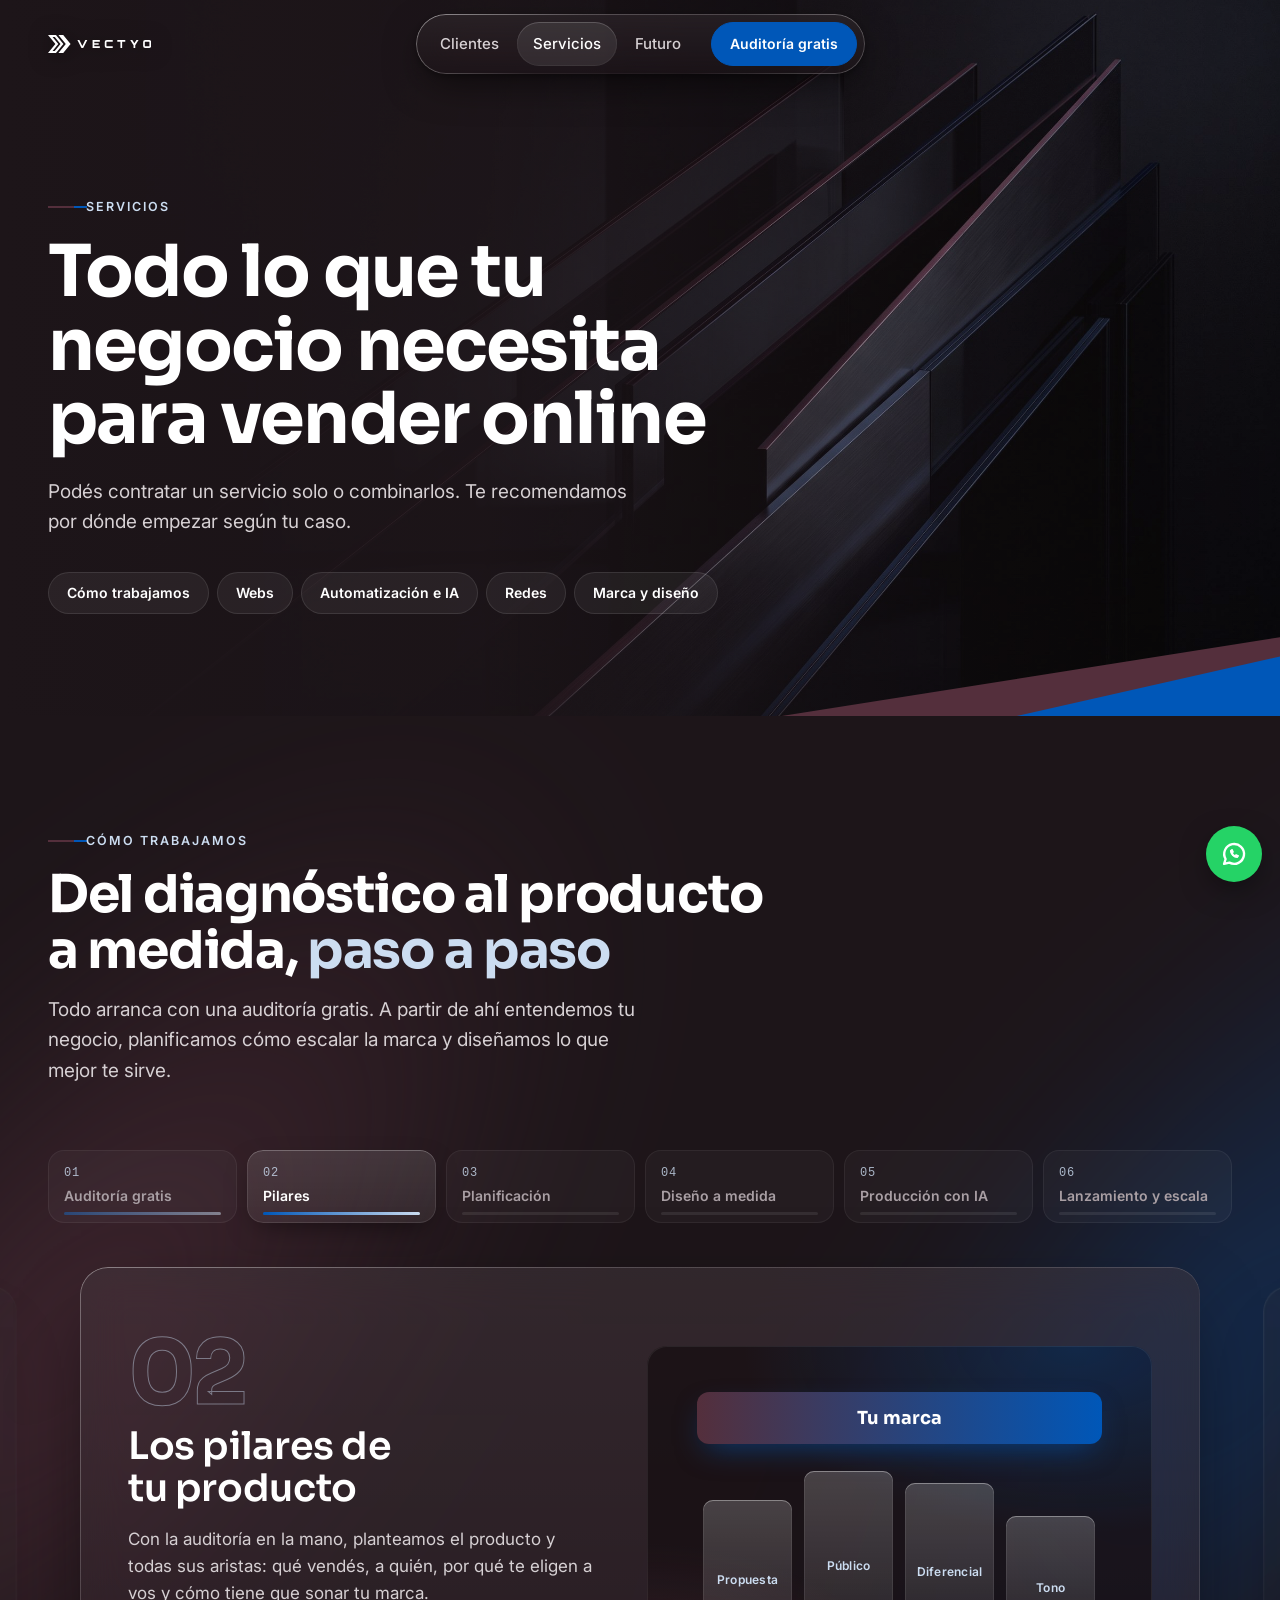
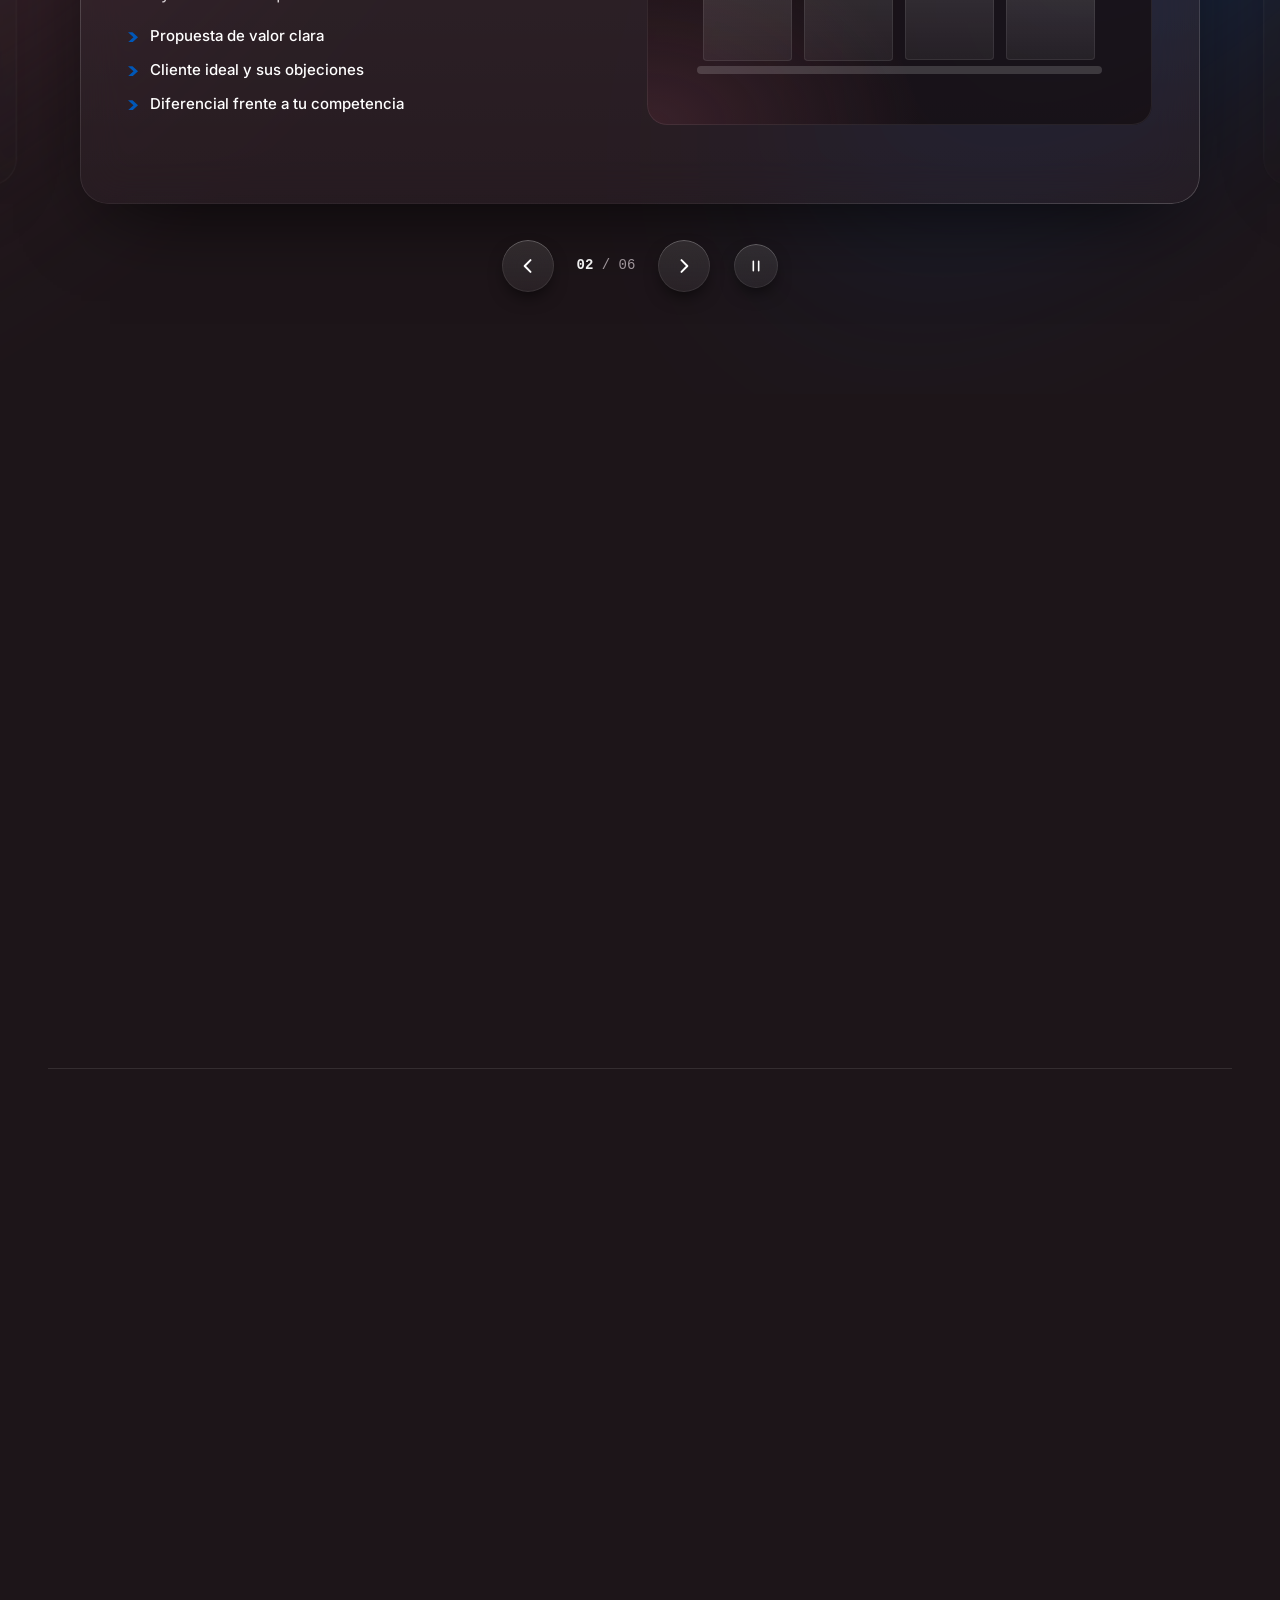
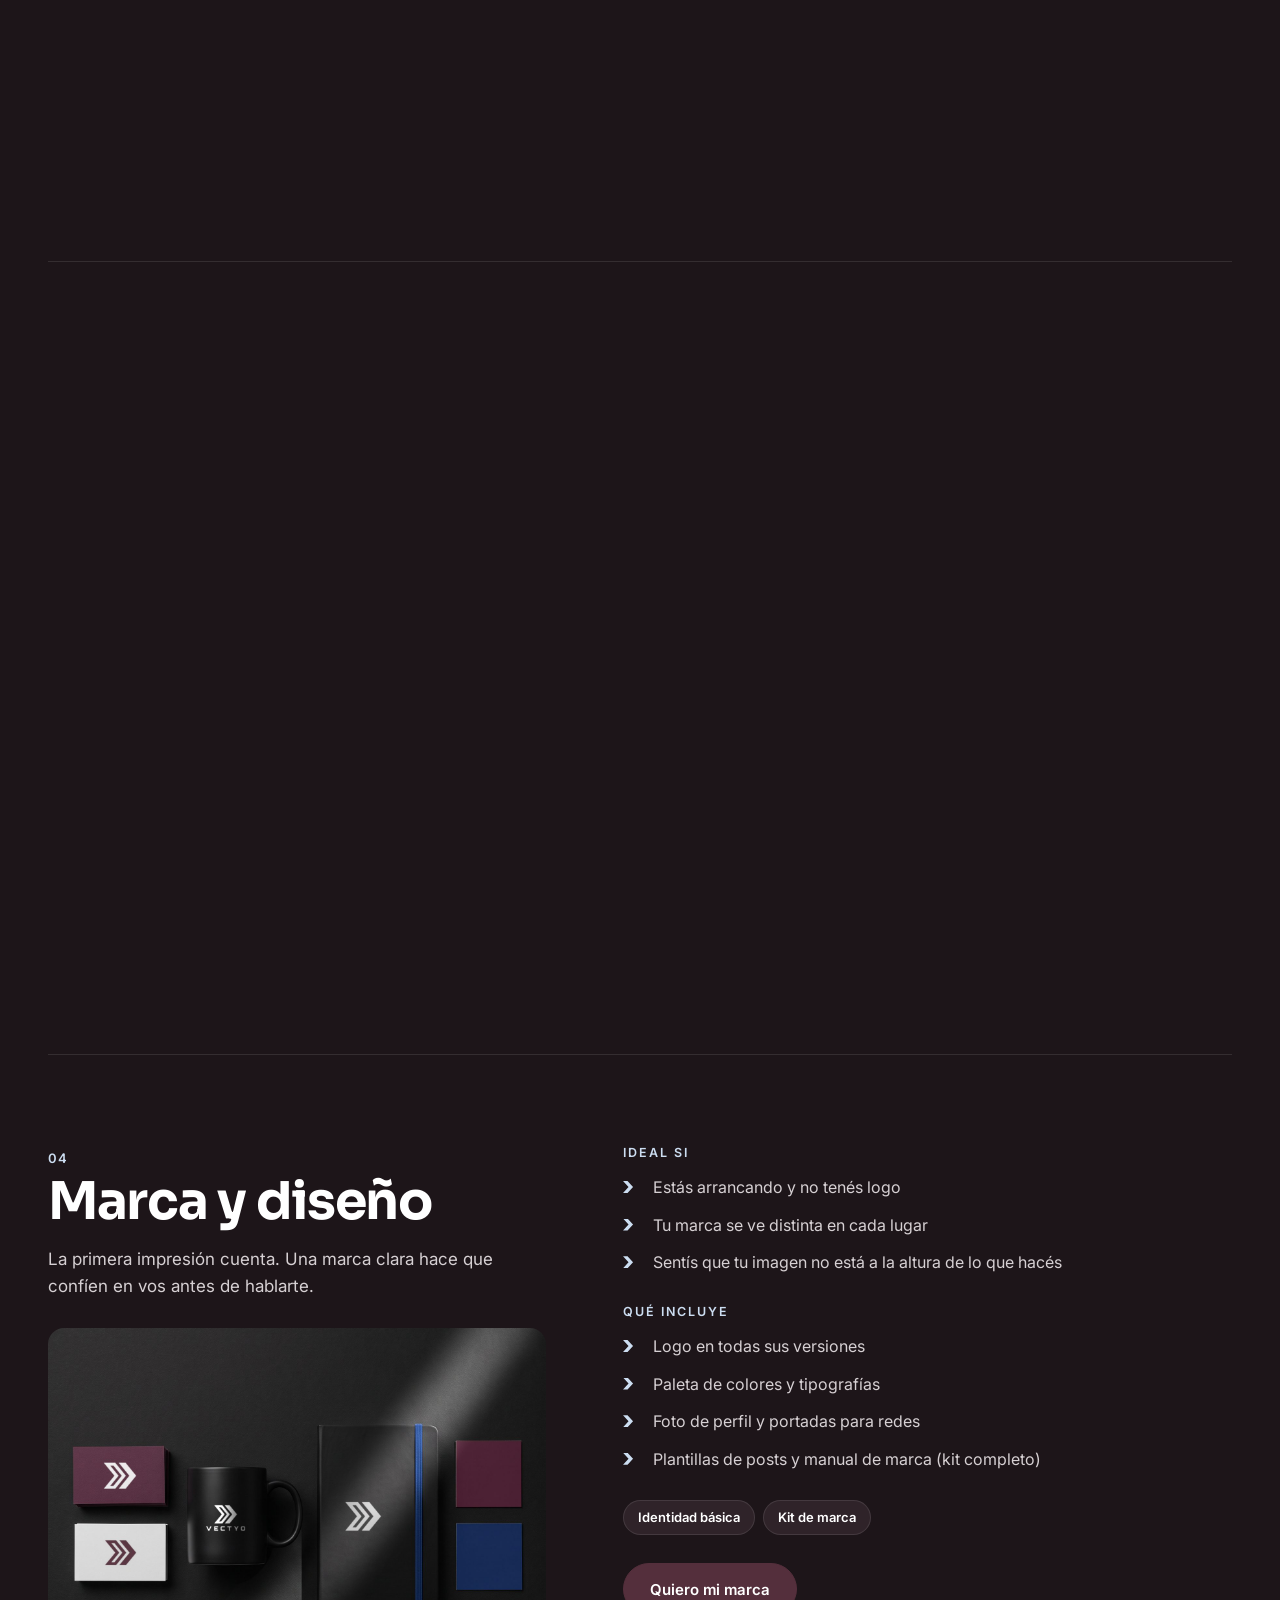
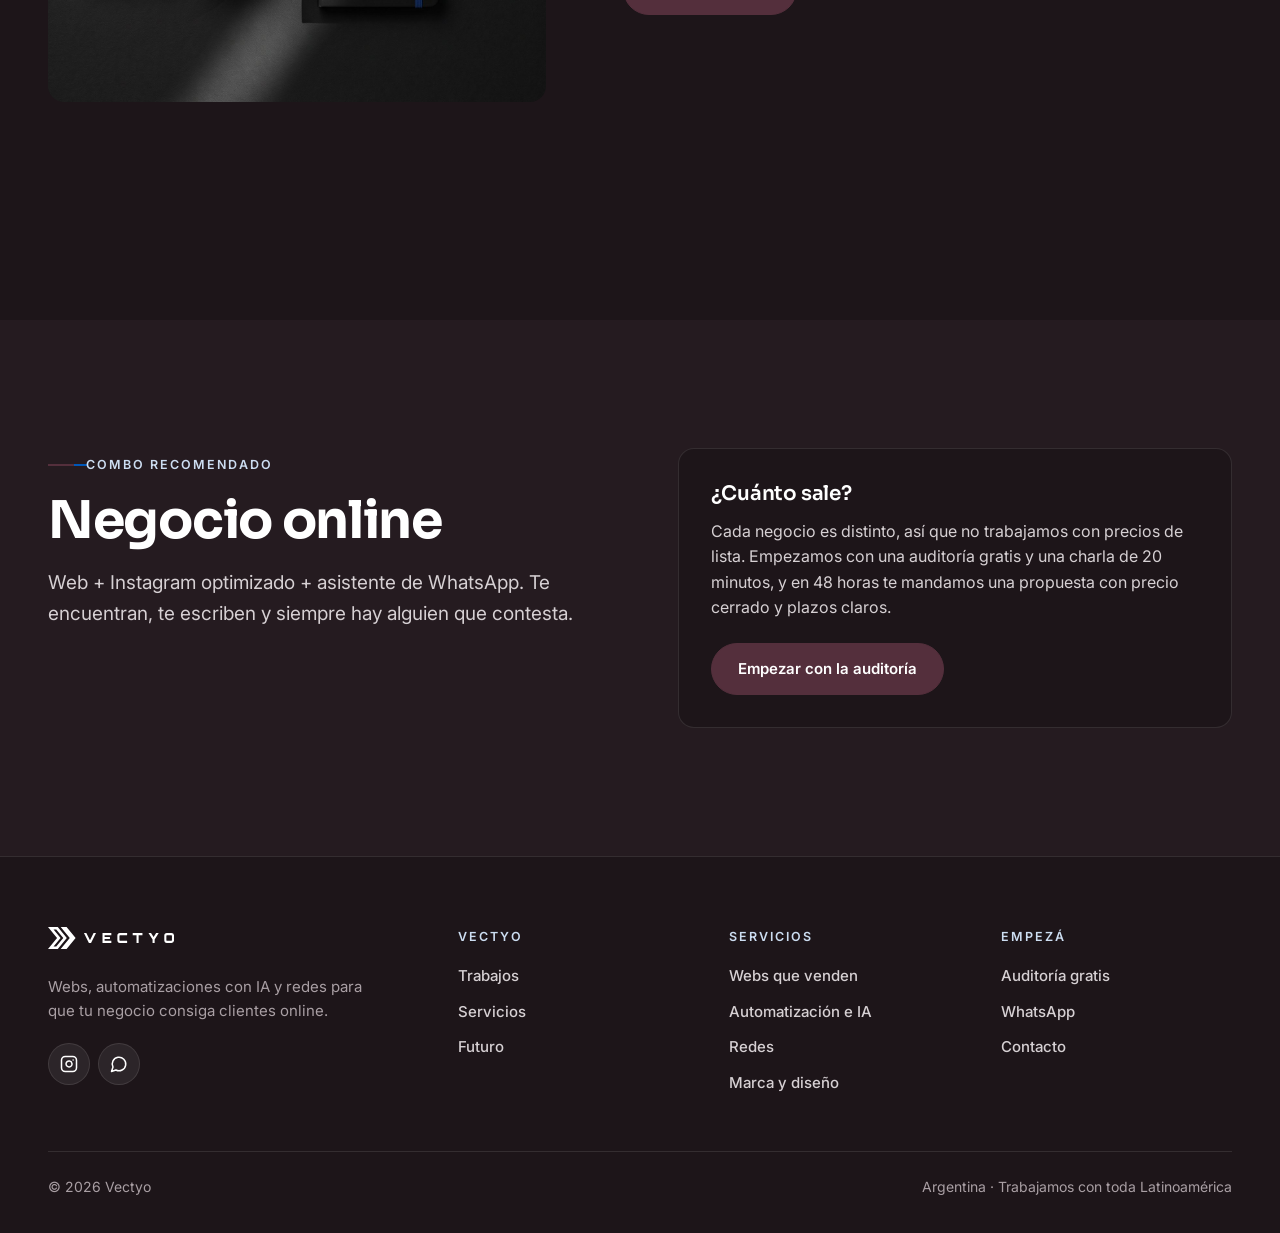
<file: servicios.html>
<!doctype html>
<html lang="es">
<head>
<meta charset="utf-8">
<meta name="viewport" content="width=device-width, initial-scale=1">
<title>Servicios · Vectyo</title>
<meta name="description" content="Páginas web, bots de WhatsApp con IA, automatizaciones, gestión de redes y branding para negocios que quieren más clientes.">
<meta name="theme-color" content="#1d1519">
<meta property="og:type" content="website">
<meta property="og:site_name" content="Vectyo">
<meta property="og:title" content="Servicios · Vectyo">
<meta property="og:description" content="Páginas web, bots de WhatsApp con IA, automatizaciones, gestión de redes y branding para negocios que quieren más clientes.">
<meta property="og:image" content="assets/vectyo-og.png">
<meta property="og:locale" content="es_AR">
<link rel="icon" href="assets/favicon.ico" sizes="any">
<link rel="icon" href="assets/vectyo-favicon.svg" type="image/svg+xml">
<link rel="apple-touch-icon" href="assets/vectyo-favicon-180px.png">
<link rel="preconnect" href="https://fonts.googleapis.com">
<link rel="preconnect" href="https://fonts.gstatic.com" crossorigin>
<link rel="stylesheet" href="https://fonts.googleapis.com/css2?family=Sora:wght@400;600;700&family=Inter:wght@400;500;600;700&display=swap">
<link rel="stylesheet" href="assets/styles.css?v=24124949">
<script src="assets/main.js?v=e6986681" defer></script>
<link rel="stylesheet" href="assets/proceso.css?v=8b279eac">
<script src="assets/proceso.js?v=70010e26" defer></script>
</head>
<body>
<a class="skip" href="#contenido">Ir al contenido</a>
<header class="header">
  <a href="index.html" class="brand header__logo" aria-label="Vectyo, ir al inicio"><svg viewBox="0 0 515.6 90" role="img" aria-label="Vectyo"><path fill="currentColor" fill-rule="evenodd" d="M0 0 L40 0 L77 45 L40 90 L0 90 L37 45 Z M51.5 45 L22.72 80 L33.72 80 L62.5 45 L33.72 10 L22.72 10 Z M52 0 L76 0 L113 45 L76 90 L52 90 L89 45 Z"/><path transform="translate(147 25.05) scale(1.9)" fill="currentColor" fill-rule="evenodd" d="M0 0 L5.2 0 L13 15.6 L20.8 0 L26 0 L15.3 21 L10.7 21 Z M40 0 L59 0 L59 4.5 L44.5 4.5 L44.5 8.25 L56 8.25 L56 12.75 L44.5 12.75 L44.5 16.5 L59 16.5 L59 21 L40 21 Z M93 0 L77.5 0 A5.5 5.5 0 0 0 72 5.5 L72 15.5 A5.5 5.5 0 0 0 77.5 21 L93 21 L93 16.5 L77.5 16.5 A1 1 0 0 1 76.5 15.5 L76.5 5.5 A1 1 0 0 1 77.5 4.5 L93 4.5 Z M105 0 L126 0 L126 4.5 L117.75 4.5 L117.75 21 L113.25 21 L113.25 4.5 L105 4.5 Z M139 0 L144.5 0 L150 8.5 L155.5 0 L161 0 L152.25 13.5 L152.25 21 L147.75 21 L147.75 13.5 Z M178.5 0 L188.5 0 A5.5 5.5 0 0 1 194 5.5 L194 15.5 A5.5 5.5 0 0 1 188.5 21 L178.5 21 A5.5 5.5 0 0 1 173 15.5 L173 5.5 A5.5 5.5 0 0 1 178.5 0 Z M178.5 4.5 A1 1 0 0 0 177.5 5.5 L177.5 15.5 A1 1 0 0 0 178.5 16.5 L188.5 16.5 A1 1 0 0 0 189.5 15.5 L189.5 5.5 A1 1 0 0 0 188.5 4.5 Z"/></svg></a>
  <div class="isla">
    <nav id="nav" class="nav" aria-label="Principal">
      <span class="isla__indicador" aria-hidden="true"></span>
      <a href="trabajos.html">Clientes</a>
      <a href="servicios.html" aria-current="page">Servicios</a>
      <a href="nosotros.html">Futuro</a>
    </nav>
    <a class="btn btn--acento btn--sm isla__cta" href="auditoria.html">Auditoría gratis</a>
    <button class="nav-toggle" aria-expanded="false" aria-controls="nav" aria-label="Abrir menú"><span></span><span></span></button>
  </div>
</header>
<main id="contenido">
<section class="hero hero--page">
  <div class="hero__bg"><svg viewBox="0 0 113 90" aria-hidden="true"><path fill="currentColor" fill-rule="evenodd" d="M0 0 L40 0 L77 45 L40 90 L0 90 L37 45 Z M51.5 45 L22.72 80 L33.72 80 L62.5 45 L33.72 10 L22.72 10 Z M52 0 L76 0 L113 45 L76 90 L52 90 L89 45 Z"/></svg></div>
  <div class="container">
    <p class="eyebrow">Servicios</p>
    <h1>Todo lo que tu negocio necesita para vender online</h1>
    <p class="lead">Podés contratar un servicio solo o combinarlos. Te recomendamos por dónde empezar según tu caso.</p>
    <nav class="subnav" aria-label="Servicios">
      <a href="#proceso">Cómo trabajamos</a>
      <a href="#webs">Webs</a>
      <a href="#ia">Automatización e IA</a>
      <a href="#redes">Redes</a>
      <a href="#marca">Marca y diseño</a>
    </nav>
  </div>
</section>

<section class="proceso" id="proceso" aria-roledescription="carrusel" aria-label="Cómo trabajamos, paso a paso">
  <div class="container">
    <div class="section-head reveal">
      <p class="eyebrow">Cómo trabajamos</p>
      <h2>Del diagnóstico al producto a medida, <span class="hl">paso a paso</span></h2>
      <p class="lead">Todo arranca con una auditoría gratis. A partir de ahí entendemos tu negocio, planificamos cómo escalar la marca y diseñamos lo que mejor te sirve.</p>
    </div>

    <div class="proceso__pasos" role="tablist" aria-label="Pasos del proceso">
      <button class="proceso__tab" role="tab" type="button" aria-controls="paso-1" data-ir="0"><span class="proceso__tab-num">01</span><span class="proceso__tab-nombre">Auditoría gratis</span><span class="proceso__barra"><i></i></span></button>
      <button class="proceso__tab" role="tab" type="button" aria-controls="paso-2" data-ir="1"><span class="proceso__tab-num">02</span><span class="proceso__tab-nombre">Pilares</span><span class="proceso__barra"><i></i></span></button>
      <button class="proceso__tab" role="tab" type="button" aria-controls="paso-3" data-ir="2"><span class="proceso__tab-num">03</span><span class="proceso__tab-nombre">Planificación</span><span class="proceso__barra"><i></i></span></button>
      <button class="proceso__tab" role="tab" type="button" aria-controls="paso-4" data-ir="3"><span class="proceso__tab-num">04</span><span class="proceso__tab-nombre">Diseño a medida</span><span class="proceso__barra"><i></i></span></button>
      <button class="proceso__tab" role="tab" type="button" aria-controls="paso-5" data-ir="4"><span class="proceso__tab-num">05</span><span class="proceso__tab-nombre">Producción con IA</span><span class="proceso__barra"><i></i></span></button>
      <button class="proceso__tab" role="tab" type="button" aria-controls="paso-6" data-ir="5"><span class="proceso__tab-num">06</span><span class="proceso__tab-nombre">Lanzamiento y escala</span><span class="proceso__barra"><i></i></span></button>
    </div>
  </div>

  <div class="proceso__visor">
    <div class="proceso__pista">

      <article class="paso" id="paso-1" role="tabpanel" aria-roledescription="diapositiva" aria-label="1 de 6: Auditoría gratis">
        <div class="paso__texto">
          <span class="paso__num">01</span>
          <h3>Auditoría gratis</h3>
          <p>Miramos tu negocio como lo mira un cliente: la web, el Instagram, el WhatsApp y cómo aparecés en Google. En 24 horas te decimos qué te está costando clientes.</p>
          <ul class="paso__lista">
            <li>Diagnóstico de web y redes</li>
            <li>Las 3 fugas de clientes más grandes</li>
            <li>Video corto explicando cómo arreglarlas</li>
          </ul>
          <a class="btn btn--acento btn--sm" href="auditoria.html">Pedir mi auditoría</a>
        </div>
        <div class="paso__visual v-auditoria" aria-hidden="true">
          <div class="v-ventana">
            <div class="v-ventana__barra"><i></i><i></i><i></i><span></span></div>
            <div class="v-ventana__cuerpo">
              <span class="v-bloque v-bloque--titulo"></span>
              <span class="v-bloque v-bloque--texto"></span>
              <span class="v-bloque v-bloque--texto corta"></span>
              <span class="v-bloque v-bloque--img"></span>
              <span class="v-bloque v-bloque--boton"></span>
            </div>
            <span class="v-lupa"></span>
            <span class="v-hallazgo" style="--x:62%;--y:30%;--d:1.2s">Carga lenta</span>
            <span class="v-hallazgo" style="--x:20%;--y:76%;--d:1.8s">Sin WhatsApp</span>
            <span class="v-hallazgo" style="--x:58%;--y:66%;--d:2.4s">Mensaje confuso</span>
          </div>
        </div>
      </article>

      <article class="paso" id="paso-2" role="tabpanel" aria-roledescription="diapositiva" aria-label="2 de 6: Pilares">
        <div class="paso__texto">
          <span class="paso__num">02</span>
          <h3>Los pilares de tu producto</h3>
          <p>Con la auditoría en la mano, planteamos el producto y todas sus aristas: qué vendés, a quién, por qué te eligen a vos y cómo tiene que sonar tu marca.</p>
          <ul class="paso__lista">
            <li>Propuesta de valor clara</li>
            <li>Cliente ideal y sus objeciones</li>
            <li>Diferencial frente a tu competencia</li>
          </ul>
        </div>
        <div class="paso__visual v-pilares" aria-hidden="true">
          <div class="v-techo">Tu marca</div>
          <div class="v-columnas">
            <div class="v-columna" style="--i:0;--h:78%"><span>Propuesta</span></div>
            <div class="v-columna" style="--i:1;--h:92%"><span>Público</span></div>
            <div class="v-columna" style="--i:2;--h:86%"><span>Diferencial</span></div>
            <div class="v-columna" style="--i:3;--h:70%"><span>Tono</span></div>
          </div>
          <div class="v-base"></div>
        </div>
      </article>

      <article class="paso" id="paso-3" role="tabpanel" aria-roledescription="diapositiva" aria-label="3 de 6: Planificación">
        <div class="paso__texto">
          <span class="paso__num">03</span>
          <h3>Planificación para escalar</h3>
          <p>Armamos la hoja de ruta: qué se hace primero, qué después y cómo vamos a medir que funciona. Un plan pensado para que la marca crezca por etapas, sin gastar de más.</p>
          <ul class="paso__lista">
            <li>Prioridades según impacto</li>
            <li>Etapas con objetivos claros</li>
            <li>Qué medimos en cada una</li>
          </ul>
        </div>
        <div class="paso__visual v-plan" aria-hidden="true">
          <svg viewBox="0 0 400 260" fill="none">
            <path class="v-plan__ruta" d="M30 210 C 110 210, 90 120, 170 130 S 250 60, 290 80 S 340 40, 370 40" />
          </svg>
          <span class="v-hito" style="--x:7.5%;--y:80.7%;--d:.3s"><b>1</b>Base</span>
          <span class="v-hito" style="--x:42.5%;--y:50%;--d:.9s"><b>2</b>Contenido</span>
          <span class="v-hito" style="--x:72.5%;--y:30.7%;--d:1.4s"><b>3</b>Automatizar</span>
          <span class="v-hito v-hito--meta" style="--x:92.5%;--y:15.4%;--d:1.9s"><b>↗</b>Escalar</span>
        </div>
      </article>

      <article class="paso" id="paso-4" role="tabpanel" aria-roledescription="diapositiva" aria-label="4 de 6: Diseño a medida">
        <div class="paso__texto">
          <span class="paso__num">04</span>
          <h3>Diseño a medida</h3>
          <p>Diseñamos el producto que mejor le viene a tu negocio, no una plantilla. Identidad, pantallas y recorridos pensados para que tu cliente entienda rápido y te escriba.</p>
          <ul class="paso__lista">
            <li>Identidad visual o ajuste de la que tenés</li>
            <li>Pantallas pensadas primero para el celular</li>
            <li>Lo ves y lo corregís antes de producir</li>
          </ul>
        </div>
        <div class="paso__visual v-diseno" aria-hidden="true">
          <div class="v-lienzo">
            <span class="v-pieza v-pieza--nav" style="--d:.2s"></span>
            <span class="v-pieza v-pieza--hero" style="--d:.45s"></span>
            <span class="v-pieza v-pieza--card" style="--d:.7s"></span>
            <span class="v-pieza v-pieza--card" style="--d:.82s"></span>
            <span class="v-pieza v-pieza--card" style="--d:.94s"></span>
            <span class="v-pieza v-pieza--cta" style="--d:1.2s"></span>
          </div>
          <div class="v-paleta">
            <i style="--c:var(--ciruela);--d:1.5s"></i><i style="--c:var(--azul);--d:1.6s"></i><i style="--c:#fff;--d:1.7s"></i><b style="--d:1.8s">Aa</b>
          </div>
        </div>
      </article>

      <article class="paso" id="paso-5" role="tabpanel" aria-roledescription="diapositiva" aria-label="5 de 6: Producción con IA">
        <div class="paso__texto">
          <span class="paso__num">05</span>
          <h3>Producción con IA</h3>
          <p>Construimos con agentes de inteligencia artificial que nos ayudan a programar, probar y automatizar. Por eso entregamos más rápido, sin resignar calidad.</p>
          <ul class="paso__lista">
            <li>Webs, bots de WhatsApp y automatizaciones</li>
            <li>Pruebas en celular y computadora</li>
            <li>Avances que podés ver mientras se hace</li>
          </ul>
        </div>
        <div class="paso__visual v-codigo" aria-hidden="true">
          <div class="v-editor">
            <div class="v-ventana__barra"><i></i><i></i><i></i><span></span></div>
            <div class="v-lineas">
              <span style="--w:46%;--n:2;--d:.2s"></span>
              <span style="--w:70%;--n:6;--d:.5s"></span>
              <span style="--w:58%;--n:6;--d:.8s"></span>
              <span style="--w:34%;--n:4;--d:1.1s"></span>
              <span style="--w:64%;--n:2;--d:1.4s"></span>
              <span style="--w:50%;--n:6;--d:1.7s"></span>
              <span style="--w:28%;--n:2;--d:2s"></span>
            </div>
          </div>
          <div class="v-agente"><span class="v-agente__punto"></span>Agente IA trabajando</div>
          <div class="v-checks">
            <span style="--d:2.3s">Web</span><span style="--d:2.6s">Bot</span><span style="--d:2.9s">Pruebas</span>
          </div>
        </div>
      </article>

      <article class="paso" id="paso-6" role="tabpanel" aria-roledescription="diapositiva" aria-label="6 de 6: Lanzamiento y escala">
        <div class="paso__texto">
          <span class="paso__num">06</span>
          <h3>Lanzamiento y escala</h3>
          <p>Publicamos, medimos qué pasa y ajustamos. Cuando algo funciona, lo hacemos crecer. Seguimos cerca después de la entrega para que el resultado no se apague.</p>
          <ul class="paso__lista">
            <li>Publicación y puesta a punto</li>
            <li>Medición de consultas y ventas</li>
            <li>Mejoras continuas sobre lo que funciona</li>
          </ul>
          <a class="btn btn--acento btn--sm" href="auditoria.html">Empezar por la auditoría</a>
        </div>
        <div class="paso__visual v-escala" aria-hidden="true">
          <svg viewBox="0 0 400 240" fill="none" preserveAspectRatio="none">
            <defs>
              <linearGradient id="v-escala-area" x1="0" y1="0" x2="0" y2="1">
                <stop offset="0" stop-color="#0057b8" stop-opacity=".45"/>
                <stop offset="1" stop-color="#0057b8" stop-opacity="0"/>
              </linearGradient>
            </defs>
            <g class="v-escala__grilla"><line x1="0" y1="60" x2="400" y2="60"/><line x1="0" y1="120" x2="400" y2="120"/><line x1="0" y1="180" x2="400" y2="180"/></g>
            <path class="v-escala__area" d="M0 210 C 60 205, 90 190, 140 170 S 230 150, 270 110 S 350 50, 400 30 L400 240 L0 240 Z" fill="url(#v-escala-area)"/>
            <path class="v-escala__linea" d="M0 210 C 60 205, 90 190, 140 170 S 230 150, 270 110 S 350 50, 400 30"/>
          </svg>
          <div class="v-ciclo">
            <span style="--i:0">Medir</span><span style="--i:1">Ajustar</span><span style="--i:2">Escalar</span>
          </div>
        </div>
      </article>

    </div>
  </div>

  <div class="container proceso__controles">
    <button class="proceso__btn" type="button" data-mover="-1" aria-label="Paso anterior"><svg viewBox="0 0 24 24" aria-hidden="true"><path d="M15 5l-7 7 7 7"/></svg></button>
    <span class="proceso__contador" aria-live="polite"><b>01</b> / 06</span>
    <button class="proceso__btn" type="button" data-mover="1" aria-label="Paso siguiente"><svg viewBox="0 0 24 24" aria-hidden="true"><path d="M9 5l7 7-7 7"/></svg></button>
    <button class="proceso__pausa" type="button" aria-pressed="false" aria-label="Pausar el carrusel"><svg viewBox="0 0 24 24" aria-hidden="true"><path class="i-pausa" d="M8 5v14M16 5v14"/><path class="i-play" d="M7 5l12 7-12 7z"/></svg></button>
  </div>
</section>

<section class="section" style="padding-top:0">
  <div class="container">

    <article class="service" id="webs">
      <div class="service__head reveal">
        <span class="card__num">01</span>
        <h2>Webs que venden</h2>
        <p class="lead">Una web no sirve si nadie te escribe desde ahí. Las nuestras están pensadas para una sola cosa: que el que entra, te contacte.</p>
        <figure class="foto service__foto" style="aspect-ratio:4 / 3"><img src="assets/fotos/servicio-webs.jpg" alt="Notebook y celular mostrando la web de un negocio local" loading="lazy" decoding="async"></figure>
      </div>
      <div class="service__body reveal">
        <div class="service__block">
          <h3>Ideal si</h3>
          <ul class="check">
            <li>No tenés web y dependés solo de Instagram</li>
            <li>Tu web es vieja, lenta o no se ve bien en el celular</li>
            <li>Querés vender o tomar pedidos online</li>
          </ul>
        </div>
        <div class="service__block">
          <h3>Qué incluye</h3>
          <ul class="check">
            <li>Diseño a medida, pensado primero para el celular</li>
            <li>Botón de WhatsApp siempre visible, con mensaje ya escrito</li>
            <li>Carga rápida y buen posicionamiento básico en Google</li>
            <li>Dominio, hosting y Google Business configurados</li>
            <li>Catálogo o tienda con Mercado Pago, si lo necesitás</li>
            <li>2 rondas de cambios y 30 días de soporte</li>
          </ul>
        </div>
        <div class="service__meta">
          <span class="tag">Landing · 7 a 10 días</span>
          <span class="tag">Web completa · 15 a 20 días</span>
          <span class="tag">Tienda · 20 a 30 días</span>
        </div>
        <div><a class="btn" data-wa="Hola Vectyo! Quiero consultar por una página web" href="contacto.html">Quiero mi web</a></div>
      </div>
    </article>

    <article class="service" id="ia">
      <div class="service__head reveal">
        <span class="card__num">02</span>
        <h2>Automatización e IA</h2>
        <p class="lead">Un asistente que atiende tu WhatsApp a las 3 de la mañana, toma el pedido y te lo deja listo para cuando te levantás.</p>
        <figure class="foto service__foto" style="aspect-ratio:4 / 3"><img src="assets/fotos/servicio-ia.jpg" alt="Celular de noche recibiendo mensajes de WhatsApp respondidos automáticamente" loading="lazy" decoding="async"></figure>
      </div>
      <div class="service__body reveal">
        <div class="service__block">
          <h3>Ideal si</h3>
          <ul class="check">
            <li>Te escriben siempre las mismas preguntas</li>
            <li>Perdés consultas porque no llegás a contestar</li>
            <li>Tomás pedidos o turnos a mano por WhatsApp</li>
          </ul>
        </div>
        <div class="service__block">
          <h3>Qué podemos automatizar</h3>
          <ul class="check">
            <li>Respuestas a preguntas frecuentes: precios, horarios, ubicación</li>
            <li>Toma de pedidos con el total calculado</li>
            <li>Reserva de turnos con recordatorio automático</li>
            <li>Seguimiento de presupuestos que quedaron sin respuesta</li>
            <li>Pedido de reseñas en Google después de cada venta</li>
            <li>Derivación a una persona cuando hace falta</li>
          </ul>
        </div>
        <div class="service__meta">
          <span class="tag">Bot de WhatsApp · 7 a 10 días</span>
          <span class="tag">Con pedidos o turnos · 15 días</span>
        </div>
        <div><a class="btn" data-wa="Hola Vectyo! Quiero consultar por un bot de WhatsApp con IA" href="contacto.html">Quiero automatizar</a></div>
      </div>
    </article>

    <article class="service" id="redes">
      <div class="service__head reveal">
        <span class="card__num">03</span>
        <h2>Redes que traen clientes</h2>
        <p class="lead">Instagram no es para juntar likes: es para que te escriban. Armamos tu perfil y tu contenido con ese objetivo.</p>
        <figure class="foto service__foto" style="aspect-ratio:4 / 3"><img src="assets/fotos/servicio-redes.jpg" alt="Emprendedora fotografiando sus productos con el celular para Instagram" loading="lazy" decoding="async"></figure>
      </div>
      <div class="service__body reveal">
        <div class="service__block">
          <h3>Ideal si</h3>
          <ul class="check">
            <li>No tenés tiempo de publicar seguido</li>
            <li>Publicás, pero no se traduce en consultas</li>
            <li>Tu perfil no explica qué hacés ni cómo comprarte</li>
          </ul>
        </div>
        <div class="service__block">
          <h3>Qué incluye</h3>
          <ul class="check">
            <li>Optimización del perfil: bio, destacadas, link y respuestas automáticas</li>
            <li>Posts, carruseles y reels con llamados a la acción</li>
            <li>Historias semanales y respuesta a comentarios</li>
            <li>Campañas de anuncios en Meta (opcional)</li>
            <li>Reporte mensual de lo que funcionó</li>
          </ul>
        </div>
        <div class="service__meta">
          <span class="tag">Arranque de perfil</span>
          <span class="tag">Gestión mensual</span>
          <span class="tag">Anuncios</span>
        </div>
        <div><a class="btn" data-wa="Hola Vectyo! Quiero consultar por manejo de redes" href="contacto.html">Quiero mejorar mis redes</a></div>
      </div>
    </article>

    <article class="service" id="marca">
      <div class="service__head reveal">
        <span class="card__num">04</span>
        <h2>Marca y diseño</h2>
        <p class="lead">La primera impresión cuenta. Una marca clara hace que confíen en vos antes de hablarte.</p>
        <figure class="foto service__foto" style="aspect-ratio:4 / 3"><img src="assets/fotos/servicio-marca.jpg" alt="Tarjetas, bolsa y taza con la identidad de marca de Vectyo" loading="lazy" decoding="async"></figure>
      </div>
      <div class="service__body reveal">
        <div class="service__block">
          <h3>Ideal si</h3>
          <ul class="check">
            <li>Estás arrancando y no tenés logo</li>
            <li>Tu marca se ve distinta en cada lugar</li>
            <li>Sentís que tu imagen no está a la altura de lo que hacés</li>
          </ul>
        </div>
        <div class="service__block">
          <h3>Qué incluye</h3>
          <ul class="check">
            <li>Logo en todas sus versiones</li>
            <li>Paleta de colores y tipografías</li>
            <li>Foto de perfil y portadas para redes</li>
            <li>Plantillas de posts y manual de marca (kit completo)</li>
          </ul>
        </div>
        <div class="service__meta">
          <span class="tag">Identidad básica</span>
          <span class="tag">Kit de marca</span>
        </div>
        <div><a class="btn" data-wa="Hola Vectyo! Quiero consultar por logo y marca" href="contacto.html">Quiero mi marca</a></div>
      </div>
    </article>

  </div>
</section>

<section class="section section--gris">
  <div class="container split">
    <div class="reveal">
      <p class="eyebrow">Combo recomendado</p>
      <h2>Negocio online</h2>
      <p class="lead" style="margin-top:20px">Web + Instagram optimizado + asistente de WhatsApp. Te encuentran, te escriben y siempre hay alguien que contesta.</p>
    </div>
    <div class="card reveal">
      <h3>¿Cuánto sale?</h3>
      <p>Cada negocio es distinto, así que no trabajamos con precios de lista. Empezamos con una auditoría gratis y una charla de 20 minutos, y en 48 horas te mandamos una propuesta con precio cerrado y plazos claros.</p>
      <div style="margin-top:10px"><a class="btn" data-wa="Hola Vectyo! Quiero mi auditoría gratis 🚀" href="auditoria.html">Empezar con la auditoría</a></div>
    </div>
  </div>
</section>
</main>
<footer class="footer">
  <div class="container">
    <div class="footer__grid">
      <div>
        <a href="index.html" class="brand" aria-label="Vectyo, ir al inicio"><svg viewBox="0 0 515.6 90" role="img" aria-label="Vectyo"><path fill="currentColor" fill-rule="evenodd" d="M0 0 L40 0 L77 45 L40 90 L0 90 L37 45 Z M51.5 45 L22.72 80 L33.72 80 L62.5 45 L33.72 10 L22.72 10 Z M52 0 L76 0 L113 45 L76 90 L52 90 L89 45 Z"/><path transform="translate(147 25.05) scale(1.9)" fill="currentColor" fill-rule="evenodd" d="M0 0 L5.2 0 L13 15.6 L20.8 0 L26 0 L15.3 21 L10.7 21 Z M40 0 L59 0 L59 4.5 L44.5 4.5 L44.5 8.25 L56 8.25 L56 12.75 L44.5 12.75 L44.5 16.5 L59 16.5 L59 21 L40 21 Z M93 0 L77.5 0 A5.5 5.5 0 0 0 72 5.5 L72 15.5 A5.5 5.5 0 0 0 77.5 21 L93 21 L93 16.5 L77.5 16.5 A1 1 0 0 1 76.5 15.5 L76.5 5.5 A1 1 0 0 1 77.5 4.5 L93 4.5 Z M105 0 L126 0 L126 4.5 L117.75 4.5 L117.75 21 L113.25 21 L113.25 4.5 L105 4.5 Z M139 0 L144.5 0 L150 8.5 L155.5 0 L161 0 L152.25 13.5 L152.25 21 L147.75 21 L147.75 13.5 Z M178.5 0 L188.5 0 A5.5 5.5 0 0 1 194 5.5 L194 15.5 A5.5 5.5 0 0 1 188.5 21 L178.5 21 A5.5 5.5 0 0 1 173 15.5 L173 5.5 A5.5 5.5 0 0 1 178.5 0 Z M178.5 4.5 A1 1 0 0 0 177.5 5.5 L177.5 15.5 A1 1 0 0 0 178.5 16.5 L188.5 16.5 A1 1 0 0 0 189.5 15.5 L189.5 5.5 A1 1 0 0 0 188.5 4.5 Z"/></svg></a>
        <p class="footer__tag">Webs, automatizaciones con IA y redes para que tu negocio consiga clientes online.</p>
        <div class="socials">
          <a data-ig href="contacto.html" aria-label="Instagram de Vectyo"><svg class="icon" viewBox="0 0 24 24" aria-hidden="true"><path d="M16 11.37A4 4 0 1 1 12.63 8 4 4 0 0 1 16 11.37z"/><path d="M17.5 6.5h.01"/><rect width="20" height="20" x="2" y="2" rx="5" ry="5"/></svg></a>
          <a data-wa="Hola Vectyo!" href="contacto.html" aria-label="WhatsApp de Vectyo"><svg class="icon" viewBox="0 0 24 24" aria-hidden="true"><path d="M7.9 20A9 9 0 1 0 4 16.1L2 22Z"/></svg></a>
        </div>
      </div>
      <div>
        <h4>Vectyo</h4>
        <ul>
          <li><a href="trabajos.html">Trabajos</a></li>
          <li><a href="servicios.html">Servicios</a></li>
          <li><a href="nosotros.html">Futuro</a></li>
        </ul>
      </div>
      <div>
        <h4>Servicios</h4>
        <ul>
          <li><a href="servicios.html#webs">Webs que venden</a></li>
          <li><a href="servicios.html#ia">Automatización e IA</a></li>
          <li><a href="servicios.html#redes">Redes</a></li>
          <li><a href="servicios.html#marca">Marca y diseño</a></li>
        </ul>
      </div>
      <div>
        <h4>Empezá</h4>
        <ul>
          <li><a href="auditoria.html">Auditoría gratis</a></li>
          <li><a data-wa="Hola Vectyo!" href="contacto.html">WhatsApp</a></li>
          <li><a href="contacto.html">Contacto</a></li>
        </ul>
      </div>
    </div>
    <div class="footer__bottom">
      <span>© <span data-year>2026</span> Vectyo</span>
      <span>Argentina · Trabajamos con toda Latinoamérica</span>
    </div>
  </div>
</footer>
<a class="wa-float" data-wa="Hola Vectyo! Quiero mi auditoría gratis 🚀" href="contacto.html" aria-label="Escribinos por WhatsApp"><svg viewBox="0 0 24 24" fill="none" stroke="currentColor" stroke-width="2" stroke-linecap="round" stroke-linejoin="round" aria-hidden="true"><path d="M3.5 20.5l1.3-4.2A8.5 8.5 0 1 1 8 19.4z"/><path d="M9 9.2c0 3 2.8 5.8 5.8 5.8l1-1.4-2-1-1 .9c-1-.4-1.9-1.3-2.3-2.3l.9-1-1-2z" fill="currentColor" stroke-width="1"/></svg></a>
</body>
</html>
</file>
<file: assets/styles.css>
/* ==========================================================
   Vectyo · sistema de diseño v4 · MODO OSCURO (Brand Book v1.0)
   Manual: marca/Vectyo-Brand-Book.pdf · tokens: marca/kit/tokens.css

   Reglas en oscuro:
   - Fondo tinta. Ciruela y azul son FORMAS, fondos y botones.
   - Nunca texto ciruela ni azul sobre tinta (no pasan contraste):
     el acento de texto es Azul 20 (--acento-texto) o blanco.
   - Diagonales siempre a 50,6° (ángulo del chevron).
   ========================================================== */

:root {
  /* Colores principales (no modificar) */
  --ciruela: #542f3c;
  --azul: #0057b8;
  --azul-20: #ccddf1;
  --azul-10: #e6eef8;

  /* Superficies oscuras */
  --fondo: #1d1519;        /* tinta */
  --superficie: #251b20;   /* secciones alternadas, campos */
  --superficie-2: #2f2329; /* tarjetas elevadas */
  --linea: rgb(255 255 255 / .1);

  /* Texto */
  --texto: #ffffff;
  --titulos: #ffffff;
  --suave: #d6d0d3;        /* cuerpo secundario · 11,8:1 sobre tinta */
  --meta: #a99fa4;         /* notas · 7,0:1 sobre tinta, 5,9:1 sobre superficie-2 */

  /* Acento */
  --acento: var(--azul);            /* fondos: botones, íconos, marcas */
  --acento-hover: var(--ciruela);
  --acento-texto: var(--azul-20);   /* acento cuando es TEXTO sobre oscuro */
  --acento-suave: rgb(0 87 184 / .2);
  --acento-claro: var(--azul-20);
  --whatsapp: #25d366;

  --fuente: "Inter", system-ui, -apple-system, "Segoe UI", Roboto, sans-serif;
  --fuente-titulos: "Sora", system-ui, -apple-system, "Segoe UI", sans-serif;
  --max: 1280px;
  --gutter: clamp(18px, 4vw, 48px);
  --r-card: 16px;
  --r-pill: 999px;
  --isla: 88px;      /* alto que ocupa la isla flotante del menú */
  --ease: cubic-bezier(.2, .7, .2, 1);
  --t: 250ms;
  color-scheme: dark;
}

*, *::before, *::after { box-sizing: border-box; }
html { -webkit-text-size-adjust: 100%; scroll-behavior: smooth; }
body {
  margin: 0; background: var(--fondo); color: var(--texto);
  font-family: var(--fuente); font-size: 16px; line-height: 1.6;
  -webkit-font-smoothing: antialiased; overflow-x: hidden;
}
img, svg { display: block; max-width: 100%; }
a { color: inherit; }
p { margin: 0 0 1em; }
ul { margin: 0; padding: 0; }
button { font: inherit; color: inherit; }
:focus-visible { outline: 2px solid var(--azul-20); outline-offset: 3px; border-radius: 6px; }
.skip { position: absolute; left: -9999px; }
.skip:focus { left: 16px; top: 16px; z-index: 100; background: #fff; color: var(--fondo); padding: 8px 14px; border-radius: var(--r-pill); }
.sr-only { position: absolute; width: 1px; height: 1px; overflow: hidden; clip: rect(0 0 0 0); white-space: nowrap; }

.icon { width: 18px; height: 18px; flex: none; fill: none; stroke: currentColor; stroke-width: 2; stroke-linecap: round; stroke-linejoin: round; }

/* ---------- Layout ---------- */
.container { width: 100%; max-width: var(--max); margin: 0 auto; padding: 0 var(--gutter); }
.section { padding: clamp(80px, 10vw, 128px) 0; position: relative; }
.section--claro, .section--gris { background: var(--superficie); }
.section--tight { padding: clamp(40px, 6vw, 72px) 0; }

/* ---------- Tipografía ---------- */
h1, h2, h3 { margin: 0; font-family: var(--fuente-titulos); font-weight: 700; letter-spacing: -0.025em; text-wrap: balance; color: var(--titulos); }
h1 { font-size: clamp(42px, 6.2vw, 80px); line-height: 1.02; }
h2 { font-size: clamp(32px, 4.2vw, 52px); line-height: 1.07; }
h3 { font-size: 20px; line-height: 1.3; letter-spacing: -0.01em; font-weight: 600; }
.hl { color: var(--acento-texto); }

/* Sobretítulo: barra ciruela + azul (los dos colores juntos, como el degradé de firma) */
.eyebrow {
  display: inline-flex; align-items: center; gap: 12px; margin: 0 0 18px;
  font-size: 12.5px; font-weight: 600; letter-spacing: .16em; text-transform: uppercase; color: var(--acento-texto);
}
.eyebrow::before { content: ""; width: 26px; height: 2px; background: var(--ciruela); box-shadow: 13px 0 0 var(--azul); flex: none; }
.lead { font-size: clamp(17px, 1.5vw, 19px); color: var(--suave); max-width: 600px; text-wrap: pretty; }
.muted { color: var(--meta); }
.section-head { display: grid; gap: 16px; margin-bottom: clamp(40px, 5vw, 64px); max-width: 760px; }
.section-head .eyebrow { margin: 0; }
.section-head .lead { margin: 0; }
.section-head--row { display: flex; justify-content: space-between; align-items: end; gap: 24px; max-width: none; flex-wrap: wrap; }

/* ---------- Botones ---------- */
.btn {
  display: inline-flex; align-items: center; justify-content: center; gap: 10px;
  min-height: 52px; padding: 0 26px; border-radius: var(--r-pill);
  background: var(--ciruela); color: #fff; border: 1.5px solid var(--ciruela);
  font: 600 15px/1 var(--fuente); text-decoration: none; cursor: pointer; white-space: nowrap;
  transition: background var(--t) var(--ease), color var(--t) var(--ease), border-color var(--t) var(--ease), transform var(--t) var(--ease);
}
.btn:hover { background: var(--azul); border-color: var(--azul); }
.btn:active { transform: scale(.98); }
.btn--acento { background: var(--azul); border-color: var(--azul); }
.btn--acento:hover { background: var(--ciruela); border-color: var(--ciruela); }
.btn--ghost { background: transparent; color: #fff; border-color: rgb(255 255 255 / .35); }
.btn--ghost:hover { background: #fff; color: var(--fondo); border-color: #fff; }
.btn--sm { min-height: 42px; padding: 0 18px; font-size: 14px; }
.btn--blanco { background: #fff; color: var(--ciruela); border-color: #fff; }
.btn--blanco:hover { background: var(--azul-10); border-color: var(--azul-10); }
.btn .icon { width: 16px; height: 16px; transition: transform var(--t) var(--ease); }
.btn:hover .icon { transform: translateX(3px); }
.actions { display: flex; flex-wrap: wrap; gap: 14px; align-items: center; }
.note { font-size: 14px; color: var(--meta); margin-top: 22px; }
.note span + span::before { content: "·"; margin: 0 10px; }

/* ---------- Header: isla flotante de vidrio (estilo iPhone) ---------- */
.header {
  position: fixed; top: 14px; left: 0; right: 0; z-index: 50;
  display: flex; justify-content: center; padding: 0 16px; pointer-events: none;
}
.isla {
  position: relative; pointer-events: auto;
  display: flex; align-items: center; gap: 4px;
  height: 60px; padding: 0 8px; border-radius: 999px;
  background: linear-gradient(180deg, rgb(255 255 255 / .07), rgb(255 255 255 / .02)), rgb(20 14 17 / .55);
  -webkit-backdrop-filter: blur(24px) saturate(180%); backdrop-filter: blur(24px) saturate(180%);
  box-shadow: inset 0 1px 0 rgb(255 255 255 / .16), 0 14px 40px -10px rgb(0 0 0 / .65), 0 2px 6px rgb(0 0 0 / .3);
  transition: height .45s var(--ease), background .45s var(--ease), border-radius .45s var(--ease);
}
/* canto del vidrio */
.isla::before {
  content: ""; position: absolute; inset: 0; border-radius: inherit; padding: 1px; pointer-events: none;
  background: linear-gradient(135deg, rgb(255 255 255 / .4), rgb(255 255 255 / .06) 35%, rgb(255 255 255 / .03) 65%, rgb(255 255 255 / .25));
  -webkit-mask: linear-gradient(#000 0 0) content-box, linear-gradient(#000 0 0); -webkit-mask-composite: xor;
  mask: linear-gradient(#000 0 0) content-box exclude, linear-gradient(#000 0 0);
}
.header.is-scrolled .isla { height: 54px; background: linear-gradient(180deg, rgb(255 255 255 / .06), rgb(255 255 255 / .02)), rgb(20 14 17 / .78); }
.brand { display: inline-flex; color: #fff; }
/* logo fijo arriba a la izquierda, fuera de la isla */
.header__logo {
  position: absolute; left: calc(var(--gutter) - 16px); top: 0; height: 60px; align-items: center; pointer-events: auto;
  padding: 0 16px; border-radius: var(--r-pill);
  filter: drop-shadow(0 2px 10px rgb(0 0 0 / .55));
  transition: height .45s var(--ease), opacity var(--t), background .45s var(--ease), box-shadow .45s var(--ease);
}
.header__logo:hover { opacity: .8; }
/* al bajar, burbuja de vidrio detrás del logo para que no se mezcle con el texto */
.header.is-scrolled .header__logo {
  height: 54px; filter: none;
  background: linear-gradient(180deg, rgb(255 255 255 / .06), rgb(255 255 255 / .02)), rgb(20 14 17 / .78);
  -webkit-backdrop-filter: blur(24px) saturate(180%); backdrop-filter: blur(24px) saturate(180%);
  box-shadow: inset 0 1px 0 rgb(255 255 255 / .14), inset 0 0 0 1px rgb(255 255 255 / .06), 0 14px 40px -10px rgb(0 0 0 / .65);
}
.brand svg { height: 18px; width: auto; }
.nav { position: relative; display: flex; align-items: center; gap: 2px; }
.nav a {
  position: relative; z-index: 1; font-size: 15px; font-weight: 500; text-decoration: none; color: var(--suave);
  padding: 10px 16px; border-radius: var(--r-pill); transition: color var(--t);
}
.nav a:hover, .nav a[aria-current="page"] { color: #fff; }
/* píldora de vidrio que se desliza bajo el link activo o el que tiene el mouse */
.isla__indicador {
  position: absolute; top: 0; left: 0; height: 100%; width: 0; border-radius: var(--r-pill); pointer-events: none;
  background: rgb(255 255 255 / .09); box-shadow: inset 0 1px 0 rgb(255 255 255 / .14), inset 0 0 0 1px rgb(255 255 255 / .05);
  opacity: 0;
  transition: transform .5s cubic-bezier(.3, 1.3, .5, 1), width .5s cubic-bezier(.3, 1.3, .5, 1), opacity .25s ease;
}
.isla__indicador.is-visible { opacity: 1; }
.isla__cta { margin-left: 10px; min-height: 44px; }
.isla__cta[aria-current="page"] { box-shadow: 0 0 0 2px rgb(204 221 241 / .5); }
.nav-toggle { display: none; width: 44px; height: 44px; border: 0; background: transparent; cursor: pointer; padding: 0; position: relative; border-radius: var(--r-pill); flex: none; }
.nav-toggle span { position: absolute; left: 13px; right: 13px; height: 2px; border-radius: 2px; background: #fff; transition: transform var(--t), top var(--t); }
.nav-toggle span:nth-child(1) { top: 18px; }
.nav-toggle span:nth-child(2) { top: 25px; }
.nav-toggle[aria-expanded="true"] span:nth-child(1) { top: 21px; transform: rotate(45deg); }
.nav-toggle[aria-expanded="true"] span:nth-child(2) { top: 21px; transform: rotate(-45deg); }

/* gancho de la página de auditoría */
.gancho {
  display: inline-flex; align-items: center; gap: 12px; margin: 0 0 22px; padding: 8px 18px 8px 8px;
  border-radius: var(--r-pill); font-size: 14px; font-weight: 500; color: var(--suave);
  background: rgb(255 255 255 / .06); box-shadow: inset 0 1px 0 rgb(255 255 255 / .12), inset 0 0 0 1px rgb(255 255 255 / .06);
  -webkit-backdrop-filter: blur(14px); backdrop-filter: blur(14px);
}
.gancho__num {
  font-family: var(--fuente-titulos); font-size: 15px; font-weight: 700; color: #fff;
  background: var(--azul); padding: 6px 12px; border-radius: var(--r-pill);
}
.gancho__sub { margin: 14px 0 0; font-size: 15px; color: var(--acento-texto); font-weight: 500; }
.btn--gancho { animation: gancho-pulso 2.6s ease-in-out infinite; }
@keyframes gancho-pulso {
  0%, 100% { box-shadow: 0 0 0 0 rgb(0 87 184 / .55); }
  50% { box-shadow: 0 0 0 12px rgb(0 87 184 / 0); }
}

/* Donde el logo completo choca con la isla (celulares angostos y tablets de 761 a 880 px),
   queda solo el chevron: el contenedor recorta el resto del SVG */
@media (max-width: 400px), (min-width: 761px) and (max-width: 880px) {
  .header__logo { width: calc(var(--logo-alto, 18px) * 113 / 90 + 32px); overflow: hidden; justify-content: flex-start; }
  .header__logo svg { flex: none; height: var(--logo-alto, 18px); width: auto; max-width: none; clip-path: inset(0 78.1% 0 0); } /* se recorta justo donde termina el chevron (113 de 515,6) */
}
@media (max-width: 400px) { .header__logo { --logo-alto: 16px; width: calc(16px * 113 / 90 + 28px); } }

/* espacio para la isla arriba de cada página */
main > .hero:first-child:not(.hero--foto) { padding-top: calc(clamp(56px, 8vw, 110px) + var(--isla)); }
.hero--foto { padding-top: var(--isla) !important; }

/* Celular: la isla no cambia de tamaño. El menú es un panel de vidrio aparte que se
   despliega debajo, desde la esquina del botón, con los links entrando en cascada. */
@media (max-width: 760px) {
  .header { top: 10px; padding: 0 12px; justify-content: flex-end; }
  .header__logo { left: 12px; height: 56px; padding: 0 14px; }
  .header.is-scrolled .header__logo { height: 56px; }
  .isla { height: 56px; gap: 0; padding: 6px; border-radius: 28px; }
  .header.is-scrolled .isla { height: 56px; }
  .brand svg { height: 16px; }
  .isla__cta { margin: 0 2px 0 0; min-height: 40px; padding: 0 14px; font-size: 14px; }
  .nav-toggle { display: block; }
  .isla__indicador { display: none; }

  .nav {
    position: absolute; top: calc(100% + 10px); right: 0;
    width: min(calc(100vw - 24px), 320px);
    flex-direction: column; align-items: stretch; gap: 2px;
    padding: 10px; border-radius: 26px;
    /* opaco y sin desenfoque propio: un desenfoque dentro de la isla (que ya tiene el suyo)
       se dibuja mal y deja ver el texto de atrás */
    background: linear-gradient(180deg, rgb(255 255 255 / .08), rgb(255 255 255 / .02)), #1a1216;
    box-shadow: inset 0 1px 0 rgb(255 255 255 / .16), inset 0 0 0 1px rgb(255 255 255 / .08), 0 24px 60px -16px rgb(0 0 0 / .8);
    transform-origin: calc(100% - 28px) -10px;
    opacity: 0; visibility: hidden; transform: translateY(-6px) scale(.94);
    transition: opacity .22s ease, transform .3s cubic-bezier(.3, .7, .4, 1), visibility 0s linear .3s;
  }
  .nav.is-open {
    opacity: 1; visibility: visible; transform: none;
    transition: opacity .25s ease, transform .45s cubic-bezier(.2, 1.15, .35, 1), visibility 0s;
  }
  .nav a {
    display: flex; align-items: center; justify-content: space-between;
    font-family: var(--fuente-titulos); font-size: 20px; font-weight: 600; letter-spacing: -0.01em;
    padding: 14px 16px; border-radius: 16px; color: #fff;
    opacity: 0; transform: translateY(-6px);
    transition: opacity .2s ease, transform .2s ease, background var(--t);
  }
  .nav a::after { /* flecha a la derecha */
    content: ""; width: 8px; height: 8px; border-top: 2px solid currentColor; border-right: 2px solid currentColor;
    transform: rotate(45deg); opacity: .5; margin-right: 4px;
  }
  .nav.is-open a { opacity: 1; transform: none; transition: opacity .3s ease, transform .4s cubic-bezier(.2, 1, .3, 1), background var(--t); }
  .nav.is-open a:nth-of-type(1) { transition-delay: .05s; }
  .nav.is-open a:nth-of-type(2) { transition-delay: .1s; }
  .nav.is-open a:nth-of-type(3) { transition-delay: .15s; }
  .nav a:active, .nav a:hover { background: rgb(255 255 255 / .08); }
  .nav a[aria-current="page"] { color: var(--azul-20); background: rgb(255 255 255 / .06); }
  .nav-toggle span { transition: transform .35s cubic-bezier(.3, 1.4, .5, 1), top .25s ease; }
}
@media (max-width: 640px) { .hero--foto { padding-top: 0 !important; } }

/* ---------- Hero de páginas interiores ---------- */
.hero { position: relative; isolation: isolate; overflow: hidden; padding: clamp(56px, 8vw, 110px) 0 clamp(64px, 8vw, 110px); }
.hero__bg { display: none; }
.hero--page {
  background:
    linear-gradient(90deg, var(--fondo) 0%, rgb(29 21 25 / .9) 38%, rgb(29 21 25 / .45) 70%, rgb(29 21 25 / .2) 100%),
    url("fotos/textura-diagonal.jpg") right center / cover no-repeat;
}
/* corte vector: el borde inferior cae en diagonal ciruela y azul (a la derecha) */
.hero--page::before, .hero--foto::before, .hero--page::after, .hero--foto::after {
  content: ""; position: absolute; right: 0; bottom: -1px; z-index: 1; pointer-events: none; height: 80px;
}
.hero--page::before, .hero--foto::before { width: 46%; background: var(--ciruela); clip-path: polygon(14% 100%, 100% 0, 100% 100%); }
.hero--page::after, .hero--foto::after { width: 30%; background: var(--azul); clip-path: polygon(30% 100%, 100% 24%, 100% 100%); }
.hero--page .container { position: relative; z-index: 2; }
.hero--page h1 { font-size: clamp(40px, 5.6vw, 72px); max-width: 900px; margin-bottom: 22px; }
.hero--page .lead { margin: 0; }
.hero--page .actions { justify-content: flex-start; margin-top: 34px; }
.hero--arquitectura { background-image: linear-gradient(90deg, var(--fondo) 0%, rgb(29 21 25 / .88) 40%, rgb(29 21 25 / .35) 75%, rgb(29 21 25 / .15) 100%), url("fotos/arquitectura.jpg"); background-position: center, right center; background-size: cover, cover; }
.notfound { min-height: 70vh; display: grid; align-content: center; }

/* ---------- Hero del inicio (foto de Artlist de fondo) ---------- */
.hero--foto { min-height: min(92vh, 860px); display: flex; align-items: center; padding: 0; }
.hero--foto .hero__foto { position: absolute; inset: 0; z-index: -2; margin: 0; }
.hero--foto .hero__foto img { width: 100%; height: 100%; object-fit: cover; object-position: 70% 50%; }
.hero--foto .hero__foto::after { content: ""; position: absolute; inset: 0; background: linear-gradient(90deg, var(--fondo) 0%, rgb(29 21 25 / .92) 30%, rgb(29 21 25 / .35) 58%, rgb(29 21 25 / 0) 75%), linear-gradient(0deg, var(--fondo) 0%, transparent 22%); }
.hero--foto .container { position: relative; z-index: 2; }
.hero__texto { max-width: 650px; padding: clamp(60px, 9vw, 120px) 0 clamp(90px, 10vw, 140px); }
.hero__texto h1 { margin: 0 0 24px; }
.hero__texto .lead { max-width: 540px; }
.hero__texto .actions { margin-top: 36px; }
.hero__chips { display: flex; flex-wrap: wrap; gap: 22px; margin-top: 28px; font-size: 14px; font-weight: 500; color: var(--meta); }
.hero__chips span { display: inline-flex; align-items: center; gap: 8px; }
.hero__chips .icon { width: 16px; height: 16px; color: var(--azul-20); stroke-width: 2.4; }
@media (max-width: 640px) {
  .hero--foto { display: block; min-height: 0; }
  .hero--foto .hero__foto { position: relative; display: block; height: 62vh; min-height: 420px; z-index: 0; }
  .hero--foto .hero__foto img { object-position: 50% 88%; }
  .hero--foto .hero__foto::after { content: ""; position: absolute; inset: 0; background: linear-gradient(0deg, var(--fondo) 2%, transparent 40%), linear-gradient(180deg, rgb(29 21 25 / .6) 0%, transparent 22%); }
  .hero__texto { padding: 0 0 90px; margin-top: -70px; }
  .hero--page::before, .hero--foto::before, .hero--page::after, .hero--foto::after { height: 44px; }
  .hero--page { background-position: center, 70% center; }
}

/* Fotos IA (y su recuadro mientras no existen) */
.foto { margin: 0; position: relative; overflow: hidden; border-radius: var(--r-card); background: var(--superficie); }
.foto img { width: 100%; height: 100%; object-fit: cover; }
.foto--vacia { display: grid; place-items: center; border: 1.5px dashed rgb(204 221 241 / .4); background: var(--superficie); }
.foto__aviso { display: grid; justify-items: center; gap: 6px; text-align: center; padding: 20px; color: var(--acento-texto); max-width: 300px; }
.foto__aviso .icon { width: 28px; height: 28px; margin-bottom: 4px; }
.foto__aviso strong { font-size: 15px; }
.foto__aviso span { font-size: 13px; color: var(--meta); line-height: 1.45; }
.foto__aviso code { font-size: 11px; color: var(--meta); background: var(--superficie-2); border-radius: 6px; padding: 3px 8px; margin-top: 4px; }
.service__foto { margin-top: 28px; }

/* Palabras del título que aparecen de a una (JS) */
.js .w { display: inline-block; opacity: 0; transform: translateY(.35em); animation: palabra .6s var(--ease) forwards; animation-delay: calc(var(--i) * 70ms + 80ms); }
@keyframes palabra { to { opacity: 1; transform: none; } }

/* Marquee infinito */
.marquee { margin-top: clamp(48px, 6vw, 72px); overflow: hidden; width: 100%; -webkit-mask: linear-gradient(90deg, transparent, #000 6%, #000 94%, transparent); mask: linear-gradient(90deg, transparent, #000 6%, #000 94%, transparent); }
.marquee__track { display: flex; gap: 24px; width: max-content; animation: marquee 60s linear infinite; }
.marquee:hover .marquee__track { animation-play-state: paused; }
.marquee__item { width: clamp(240px, 24vw, 340px); aspect-ratio: 4 / 3; border-radius: var(--r-card); overflow: hidden; background: var(--superficie); flex: none; }
.marquee__item img { width: 100%; height: 100%; object-fit: cover; }
@keyframes marquee { to { transform: translateX(calc(-50% - 12px)); } }

/* ---------- Problemas (¿Te suena?) ---------- */
.prob { display: grid; grid-template-columns: repeat(3, 1fr); gap: 20px; }
.prob article { padding: 32px 30px 34px; border: 1px solid var(--linea); border-radius: 18px; background: linear-gradient(160deg, rgb(255 255 255 / .035), transparent); }
.prob .card__num { color: var(--acento-texto); letter-spacing: .1em; }
.prob h3 { font-size: 21px; line-height: 1.25; margin: 18px 0 10px; }
.prob p { color: var(--suave); font-size: 15.5px; margin: 0; }
.pain-close { margin-top: clamp(32px, 4vw, 48px); font: 500 clamp(18px, 1.8vw, 22px)/1.5 var(--fuente-titulos); color: var(--suave); max-width: 820px; letter-spacing: -0.01em; }
.pain-close strong { color: #fff; font-weight: 700; background: linear-gradient(transparent 62%, rgb(0 87 184 / .6) 62%); padding: 0 2px; }
.pain { font-size: 19px; font-weight: 600; line-height: 1.35; color: #fff !important; letter-spacing: -0.01em; }
@media (max-width: 900px) { .prob { grid-template-columns: 1fr; } }

/* ---------- Servicios con foto (inicio) ---------- */
.servs { display: grid; grid-template-columns: repeat(4, 1fr); gap: 20px; }
.serv { background: var(--superficie-2); border: 1px solid var(--linea); border-radius: 18px; overflow: hidden; display: flex; flex-direction: column; text-decoration: none; transition: transform .35s var(--ease), border-color .35s, box-shadow .35s; }
.serv__foto { aspect-ratio: 4 / 3; position: relative; }
.serv__foto .foto { border-radius: 0; height: 100%; }
.serv__foto .foto img { transition: transform .6s var(--ease); }
.serv__foto::after { content: ""; position: absolute; inset: 0; background: linear-gradient(0deg, var(--superficie-2), transparent 45%); pointer-events: none; }
.serv__ico { position: absolute; left: 22px; bottom: -22px; z-index: 2; width: 50px; height: 48px; background: var(--azul); display: grid; place-items: center; color: #fff; clip-path: polygon(0 0, 80% 0, 100% 50%, 80% 100%, 0 100%); transition: background .3s; }
.serv__ico .icon { width: 22px; height: 22px; margin-right: 6px; stroke-linecap: square; stroke-linejoin: miter; }
.serv__txt { padding: 38px 24px 26px; display: flex; flex-direction: column; flex: 1; }
.serv h3 { font-size: 21px; margin-bottom: 10px; }
.serv p { color: var(--suave); font-size: 15px; flex: 1; margin: 0; }
.serv .card__more { margin-top: 22px; }
.serv:hover { transform: translateY(-6px); border-color: rgb(204 221 241 / .4); box-shadow: 0 24px 50px -20px rgb(0 87 184 / .45); }
.serv:hover .serv__foto img { transform: scale(1.05); }
.serv:hover .serv__ico { background: var(--ciruela); }
@media (max-width: 1100px) { .servs { grid-template-columns: repeat(2, 1fr); } }
@media (max-width: 600px) { .servs { grid-template-columns: 1fr; } }

/* ---------- Trabajos en dispositivos (inicio) ---------- */
.trabajos { display: grid; grid-template-columns: 1.35fr 1fr; gap: 20px; }
.trab { position: relative; border-radius: 20px; overflow: hidden; border: 1px solid var(--linea); background: var(--superficie); isolation: isolate; min-height: 300px; display: flex; align-items: flex-end; text-decoration: none; }
.trab .foto { position: absolute; inset: 0; z-index: -2; border-radius: 0; aspect-ratio: auto !important; }
.trab .foto img { transition: transform .7s var(--ease); }
.trab::after { content: ""; position: absolute; inset: 0; z-index: -1; background: linear-gradient(0deg, rgb(29 21 25 / .95) 0%, rgb(29 21 25 / .2) 45%, transparent 70%); }
.trab--grande { grid-row: span 2; min-height: 620px; }
.trab--grande .foto img { object-position: 100% 50%; }
.trab__txt { padding: 26px 28px; width: 100%; display: flex; justify-content: space-between; align-items: flex-end; gap: 16px; }
.trab__tag { display: inline-block; font-size: 11.5px; font-weight: 600; letter-spacing: .12em; text-transform: uppercase; padding: 6px 20px 6px 10px; background: var(--ciruela); clip-path: polygon(0 0, 88% 0, 100% 50%, 88% 100%, 0 100%); margin-bottom: 10px; }
.trab__tag--azul { background: var(--azul); }
.trab h3 { font-size: 23px; }
.trab p { color: var(--suave); font-size: 14.5px; margin: 4px 0 0; }
.trab__flecha { flex: none; width: 46px; height: 46px; border-radius: 50%; border: 1.5px solid rgb(255 255 255 / .35); display: grid; place-items: center; transition: background .3s, border-color .3s; }
.trab:hover .foto img { transform: scale(1.04); }
.trab:hover .trab__flecha { background: var(--azul); border-color: var(--azul); }
@media (max-width: 900px) { .trabajos { grid-template-columns: 1fr; } .trab--grande { grid-row: auto; min-height: 460px; } }

/* ---------- Bloque "por qué" con foto cortada en diagonal ---------- */
.nos { display: grid; grid-template-columns: 1.1fr 1fr; gap: clamp(40px, 6vw, 90px); align-items: center; }
.nos__foto { position: relative; aspect-ratio: 16 / 11; }
.nos__foto .foto { height: 100%; aspect-ratio: auto !important; clip-path: polygon(0 0, 100% 0, 90% 100%, 0 100%); border-radius: 20px 0 0 20px; }
.nos__foto .foto img { object-position: 100% 50%; }
.nos__foto::before { content: ""; position: absolute; top: 8%; bottom: -6%; right: 2%; width: 34%; background: var(--azul); clip-path: polygon(55% 0, 100% 0, 45% 100%, 0 100%); z-index: -1; }
.nos__foto::after { content: ""; position: absolute; top: -6%; bottom: 14%; right: 14%; width: 22%; background: var(--ciruela); clip-path: polygon(55% 0, 100% 0, 45% 100%, 0 100%); z-index: -1; }
.valores { display: grid; grid-template-columns: 1fr 1fr; gap: 26px 30px; margin-top: 34px; }
.valores h3 { display: flex; gap: 10px; align-items: center; font-size: 17px; margin-bottom: 6px; }
.valores h3::before { content: ""; flex: none; width: 10px; height: 12px; background: var(--azul-20); clip-path: polygon(0 0, 45% 0, 100% 50%, 45% 100%, 0 100%, 55% 50%); }
.valores p { color: var(--suave); font-size: 15px; margin: 0; }
@media (max-width: 900px) { .nos { grid-template-columns: 1fr; } }
@media (max-width: 560px) { .valores { grid-template-columns: 1fr; } }

/* ---------- Chips de filtro ---------- */
.filterbar { display: flex; align-items: center; justify-content: space-between; gap: 16px; margin-bottom: 32px; }
.chips { position: relative; display: flex; gap: 4px; overflow-x: auto; scrollbar-width: none; padding: 2px; }
.chips::-webkit-scrollbar { display: none; }
.chip {
  position: relative; z-index: 1; flex: none; border: 0; background: transparent; cursor: pointer;
  padding: 9px 18px; border-radius: var(--r-pill); font-size: 14px; font-weight: 600; color: var(--meta);
  transition: color var(--t) var(--ease);
}
.chip:hover { color: #fff; }
.chip[aria-pressed="true"] { color: #fff; }
.chips__ind { position: absolute; z-index: 0; top: 2px; bottom: 2px; left: 0; width: 0; border-radius: var(--r-pill); background: var(--azul); transition: transform 300ms var(--ease), width 300ms var(--ease); }
.no-js .chip[aria-pressed="true"], .chips:not(.is-ready) .chip[aria-pressed="true"] { background: var(--azul); }
.filterbar__link { flex: none; font-size: 14px; font-weight: 600; text-decoration: none; display: inline-flex; align-items: center; gap: 6px; color: var(--suave); }
.filterbar__link:hover { color: var(--acento-texto); }
@media (max-width: 640px) { .filterbar__link { display: none; } }

/* ---------- Grilla de piezas ---------- */
.shots { display: grid; grid-template-columns: repeat(4, 1fr); gap: 32px; }
@media (max-width: 1100px) { .shots { grid-template-columns: repeat(3, 1fr); } }
@media (max-width: 860px) { .shots { grid-template-columns: repeat(2, 1fr); gap: 24px; } }
@media (max-width: 560px) { .shots { grid-template-columns: 1fr; } }
.shot[hidden] { display: none; }

.shot__media { position: relative; aspect-ratio: 4 / 3; border-radius: var(--r-card); overflow: hidden; background: var(--superficie); isolation: isolate; border: 1px solid var(--linea); }
.shot__media img { width: 100%; height: 100%; object-fit: cover; transition: transform var(--t) ease-out, opacity .4s ease; }
.js .shot__media img { opacity: 0; }
.js .shot__media img.is-loaded { opacity: 1; }
.skeleton::before {
  content: ""; position: absolute; inset: 0; z-index: -1;
  background: linear-gradient(100deg, transparent 20%, rgb(255 255 255 / .06) 50%, transparent 80%) var(--superficie);
  background-size: 200% 100%; animation: shimmer 1.4s linear infinite;
}
.skeleton.is-loaded::before { animation: none; background: var(--superficie); }
@keyframes shimmer { from { background-position: 150% 0; } to { background-position: -50% 0; } }

.shot__open { position: absolute; inset: 0; z-index: 2; border: 0; background: transparent; cursor: zoom-in; border-radius: var(--r-card); }
.shot__overlay {
  position: absolute; inset: 0; z-index: 1; pointer-events: none;
  display: flex; align-items: flex-end; justify-content: space-between; gap: 12px; padding: 20px;
  background: linear-gradient(to top, rgb(0 0 0 / .7), rgb(0 0 0 / 0) 60%);
  opacity: 0; transition: opacity var(--t) ease-out;
}
.shot__title { color: #fff; font-weight: 600; font-size: 15px; line-height: 1.3; transform: translateY(8px); transition: transform var(--t) ease-out; padding-right: 96px; }
.shot__actions { position: absolute; z-index: 3; right: 16px; bottom: 16px; display: flex; gap: 8px; opacity: 0; transform: translateY(8px); transition: opacity var(--t) ease-out, transform var(--t) ease-out; }
.icon-btn {
  width: 40px; height: 40px; display: grid; place-items: center; border: 0; cursor: pointer;
  background: #fff; color: var(--fondo); border-radius: var(--r-pill); transition: color var(--t), background var(--t);
}
.icon-btn:hover { background: var(--azul-10); }
.shot:hover .shot__media img, .shot:focus-within .shot__media img { transform: scale(1.03); }
.shot:hover .shot__overlay, .shot:focus-within .shot__overlay { opacity: 1; }
.shot:hover .shot__title, .shot:focus-within .shot__title { transform: none; }
.shot:hover .shot__actions, .shot:focus-within .shot__actions { opacity: 1; transform: none; }
@media (hover: none) { .shot__actions { opacity: 1; transform: none; } .shot__overlay { opacity: 0 !important; } }

.like[aria-pressed="true"] { color: var(--acento-texto); }
.icon-btn.like[aria-pressed="true"] { color: var(--azul); }
.like[aria-pressed="true"] .icon { fill: currentColor; }
.like.pop .icon { animation: pop 380ms var(--ease); }
@keyframes pop { 0% { transform: scale(1); } 45% { transform: scale(1.3); } 100% { transform: scale(1); } }

.shot__meta { display: flex; align-items: center; gap: 8px; margin-top: 12px; font-size: 13px; min-width: 0; }
.avatar { width: 24px; height: 24px; flex: none; border-radius: 50%; background: var(--ciruela); color: #fff; display: grid; place-items: center; }
.avatar svg { width: 12px; }
.shot__author { font-weight: 600; white-space: nowrap; }
.badge { font-size: 11px; font-weight: 700; padding: 2px 7px; border-radius: 4px; background: var(--superficie-2); color: var(--suave); white-space: nowrap; overflow: hidden; text-overflow: ellipsis; min-width: 0; }
.shot__stats { margin-left: auto; display: flex; align-items: center; gap: 12px; color: var(--meta); flex: none; }
.shot__stats span { display: inline-flex; align-items: center; gap: 4px; }
.shot__stats .icon { width: 15px; height: 15px; }
.shot__stats .like { width: auto; height: auto; background: none; border: 0; color: var(--meta); padding: 2px; cursor: pointer; display: grid; place-items: center; border-radius: 4px; }
.shot__stats .like:hover, .shot__stats .like[aria-pressed="true"] { color: var(--acento-texto); }

.shots__empty { grid-column: 1 / -1; text-align: center; padding: 56px 24px; border: 1px dashed var(--linea); border-radius: var(--r-card); }
.shots__empty h3 { margin-bottom: 8px; }
.shots__empty p { color: var(--meta); max-width: 460px; margin: 0 auto 20px; }

/* ---------- Visor de piezas ---------- */
.visor { width: min(1100px, calc(100vw - 32px)); max-height: calc(100dvh - 32px); padding: 0; border: 1px solid var(--linea); border-radius: 18px; background: var(--superficie); color: var(--texto); }
.visor::backdrop { background: rgb(10 7 9 / .8); }
.visor[open] { animation: visor-in 250ms var(--ease); }
@keyframes visor-in { from { opacity: 0; transform: translateY(12px); } }
.visor__head { display: flex; align-items: center; gap: 12px; padding: 18px 20px; border-bottom: 1px solid var(--linea); }
.visor__head h3 { font-size: 17px; flex: 1; min-width: 0; }
.visor__head .badge { flex: none; }
.visor__track { display: flex; gap: 16px; overflow-x: auto; scroll-snap-type: x mandatory; padding: 24px 20px; background: var(--fondo); }
.visor__track img { height: min(62vh, 560px); width: auto; border-radius: 10px; scroll-snap-align: center; flex: none; }
.visor__foot { display: flex; align-items: center; justify-content: space-between; gap: 16px; padding: 16px 20px; flex-wrap: wrap; }
.visor__foot p { margin: 0; color: var(--meta); font-size: 14px; }

/* ---------- Tarjetas genéricas ---------- */
.grid { display: grid; gap: 20px; }
.grid--2 { grid-template-columns: repeat(2, 1fr); }
.grid--3 { grid-template-columns: repeat(3, 1fr); }
.grid--4 { grid-template-columns: repeat(4, 1fr); }
@media (max-width: 1100px) { .grid--4 { grid-template-columns: repeat(2, 1fr); } }
@media (max-width: 760px) { .grid--2, .grid--3, .grid--4 { grid-template-columns: 1fr; } }

.card { background: var(--superficie-2); border: 1px solid var(--linea); border-radius: var(--r-card); padding: clamp(24px, 3vw, 32px); display: flex; flex-direction: column; gap: 12px; }
.section--claro .card, .section--gris .card { background: var(--fondo); }
.card p { margin: 0; color: var(--suave); }
.card__num { font-size: 13px; font-weight: 600; color: var(--acento-texto); letter-spacing: .08em; }
a.card { text-decoration: none; transition: transform var(--t) var(--ease), box-shadow var(--t) var(--ease), border-color var(--t) var(--ease); }
a.card:hover { transform: translateY(-4px); border-color: rgb(204 221 241 / .35); box-shadow: 0 20px 44px -22px rgb(0 87 184 / .5); }
.card__more { margin-top: auto; padding-top: 8px; font-size: 14.5px; font-weight: 600; color: var(--acento-texto); display: inline-flex; align-items: center; gap: 6px; }
.card__more::after { content: "→"; transition: transform var(--t) var(--ease); }
a.card:hover .card__more::after, a:hover > .card__more::after, .serv:hover .card__more::after { transform: translateX(4px); }
.card__icon { width: 46px; height: 46px; border-radius: 12px; display: grid; place-items: center; background: var(--acento-suave); color: var(--azul-20); }
.card__foto { border-radius: 10px; margin: -8px -8px 8px; }

/* ---------- Pasos ---------- */
.steps { display: grid; grid-template-columns: repeat(4, 1fr); gap: 0; counter-reset: paso; }
.step { counter-increment: paso; position: relative; padding: 0 28px 0 0; }
.step::before {
  content: counter(paso, decimal-leading-zero); display: grid; place-items: center; width: 58px; height: 56px; margin-bottom: 26px;
  background: var(--superficie-2); color: #fff; font: 700 17px var(--fuente-titulos);
  clip-path: polygon(0 0, 78% 0, 100% 50%, 78% 100%, 0 100%); position: relative; z-index: 1;
}
.step:first-child::before { background: var(--azul); }
.step::after { content: ""; position: absolute; top: 28px; left: 58px; right: 0; height: 1px; background: repeating-linear-gradient(90deg, rgb(255 255 255 / .25) 0 6px, transparent 6px 12px); }
.step:last-child::after { display: none; }
.section--claro .step::before, .section--gris .step::before { background: var(--superficie-2); }
.section--claro .step:first-child::before, .section--gris .step:first-child::before { background: var(--azul); }
.step h3 { margin-bottom: 10px; font-size: 21px; }
.step p { color: var(--suave); margin: 0; font-size: 15px; }
.step__time { display: inline-block; margin-top: 14px; font-size: 12px; font-weight: 600; letter-spacing: .14em; text-transform: uppercase; color: var(--acento-texto); }
@media (max-width: 1000px) { .steps { grid-template-columns: repeat(2, 1fr); gap: 40px 0; } .step:nth-child(2)::after { display: none; } }
@media (max-width: 560px) { .steps { grid-template-columns: 1fr; } .step::after { display: none; } }

/* ---------- Listas ---------- */
.check { list-style: none; display: grid; gap: 12px; }
.check li { display: grid; grid-template-columns: 20px 1fr; gap: 10px; align-items: baseline; color: var(--suave); }
.check li::before { content: ""; width: 10px; height: 12px; background: var(--azul-20); clip-path: polygon(0 0, 45% 0, 100% 50%, 45% 100%, 0 100%, 55% 50%); }

/* ---------- Servicios ---------- */
.service { display: grid; grid-template-columns: .9fr 1.1fr; gap: clamp(32px, 6vw, 88px); padding: clamp(56px, 7vw, 96px) 0; border-top: 1px solid var(--linea); scroll-margin-top: 92px; }
.service:first-child { border-top: 0; padding-top: 0; }
.service__head h2 { margin: 4px 0 16px; }
.service__head .lead { font-size: 17px; }
.service__body { display: grid; gap: 28px; align-content: start; }
.service__block h3 { font-size: 12.5px; font-weight: 600; letter-spacing: .16em; text-transform: uppercase; color: var(--acento-texto); margin-bottom: 14px; font-family: var(--fuente); }
.service__meta { display: flex; flex-wrap: wrap; gap: 8px; }
.tag { font-size: 13px; font-weight: 600; background: var(--superficie-2); border: 1px solid var(--linea); border-radius: var(--r-pill); padding: 6px 14px; color: var(--texto); }
@media (max-width: 860px) { .service { grid-template-columns: 1fr; } }
.subnav { display: flex; flex-wrap: wrap; gap: 8px; margin-top: 34px; }
.subnav a { font-size: 14px; font-weight: 600; text-decoration: none; background: rgb(255 255 255 / .06); border: 1px solid var(--linea); border-radius: var(--r-pill); padding: 9px 18px; transition: background var(--t), border-color var(--t); }
.subnav a:hover { background: var(--azul); border-color: var(--azul); }

/* ---------- FAQ ---------- */
.faq-wrap { display: grid; grid-template-columns: .8fr 1.2fr; gap: clamp(32px, 6vw, 80px); }
@media (max-width: 860px) { .faq-wrap { grid-template-columns: 1fr; } }
.faq { display: grid; gap: 10px; }
.faq details { background: var(--superficie-2); border-radius: var(--r-card); border: 1px solid var(--linea); }
.section--claro .faq details, .section--gris .faq details { background: var(--fondo); }
.faq summary { list-style: none; cursor: pointer; padding: 20px 60px 20px 24px; position: relative; font-size: 17px; font-weight: 600; letter-spacing: -0.01em; }
.faq summary::-webkit-details-marker { display: none; }
.faq summary::after { content: "+"; position: absolute; right: 20px; top: 50%; transform: translateY(-50%); width: 30px; height: 30px; display: grid; place-items: center; border-radius: 50%; background: rgb(255 255 255 / .08); font-weight: 500; font-size: 18px; transition: transform var(--t) var(--ease), background var(--t); }
.faq details[open] summary::after { transform: translateY(-50%) rotate(45deg); background: var(--azul); color: #fff; }
.faq details p { color: var(--suave); padding: 0 24px 22px; margin: 0; }

/* ---------- Banda CTA: ciruela con corte azul y textura ---------- */
.cta-band { padding: clamp(56px, 7vw, 96px) 0; background: transparent !important; }
.cta-band__inner {
  position: relative; overflow: hidden; isolation: isolate; color: #fff; border-radius: 26px;
  padding: clamp(40px, 6vw, 72px); display: grid; grid-template-columns: 1fr auto; gap: 32px; align-items: center;
  background: var(--ciruela);
}
.cta-band__inner::before { content: ""; position: absolute; inset: 0; z-index: -1; background: var(--azul); clip-path: polygon(68% 0, 100% 0, 100% 100%, 50% 100%); }
.cta-band__inner::after { content: ""; position: absolute; inset: 0; z-index: -1; background: url("fotos/textura-diagonal.jpg") center / cover; mix-blend-mode: soft-light; opacity: .55; }
.cta-band h2 { color: #fff; }
.cta-band .lead, .cta-band p { color: rgb(255 255 255 / .85); margin: 14px 0 0; }
.cta-band .eyebrow { color: #fff; }
.cta-band .btn { background: #fff; color: var(--ciruela); border-color: #fff; }
.cta-band .btn:hover { background: var(--azul-10); border-color: var(--azul-10); }
.cta-band .btn--ghost { background: transparent; color: #fff; border-color: rgb(255 255 255 / .6); }
.cta-band .btn--ghost:hover { background: #fff; color: var(--ciruela); }
@media (max-width: 760px) { .cta-band__inner { grid-template-columns: 1fr; align-items: start; } .cta-band__inner::before { clip-path: polygon(82% 0, 100% 0, 100% 100%, 62% 100%); } }

/* ---------- Formularios ---------- */
.form { display: grid; gap: 18px; background: var(--superficie-2); border: 1px solid var(--linea); border-radius: 20px; padding: clamp(24px, 4vw, 36px); }
.field { display: grid; gap: 6px; }
.field label { font-size: 14px; font-weight: 600; }
.field input, .field select, .field textarea {
  width: 100%; font: 400 15px/1.4 var(--fuente); color: #fff;
  background: var(--fondo); border: 1.5px solid var(--linea); border-radius: 10px; padding: 13px 16px;
  transition: border-color var(--t), background var(--t), box-shadow var(--t);
}
.field select option { background: var(--superficie-2); color: #fff; }
.field input::placeholder, .field textarea::placeholder { color: rgb(255 255 255 / .42); }
.field input:hover, .field select:hover, .field textarea:hover { border-color: rgb(255 255 255 / .25); }
.field input:focus, .field select:focus, .field textarea:focus { outline: none; border-color: var(--azul-20); box-shadow: 0 0 0 4px rgb(0 87 184 / .35); }
.field textarea { min-height: 110px; resize: vertical; }
.form .btn { width: 100%; margin-top: 4px; }
.form__legal { font-size: 13px; color: var(--meta); margin: 0; text-align: center; }
.form-row { display: grid; grid-template-columns: 1fr 1fr; gap: 18px; }
@media (max-width: 560px) { .form-row { grid-template-columns: 1fr; } }
.split { display: grid; grid-template-columns: 1fr 1fr; gap: clamp(32px, 6vw, 80px); align-items: start; }
@media (max-width: 860px) { .split { grid-template-columns: 1fr; } }

/* ---------- Auditoría de ejemplo ---------- */
.audit-card { background: var(--superficie-2); border-radius: 18px; padding: 26px; border: 1px solid var(--linea); box-shadow: 0 40px 80px -30px rgb(0 0 0 / .7); width: 100%; max-width: 440px; position: relative; }
.audit-card::before { content: ""; position: absolute; left: 26px; top: -1px; width: 80px; height: 3px; background: linear-gradient(90deg, var(--ciruela) 50%, var(--azul) 50%); }
.audit-card__top { display: flex; justify-content: space-between; align-items: center; margin-bottom: 16px; gap: 12px; }
.audit-card__tag { font-size: 12px; font-weight: 600; color: var(--meta); letter-spacing: .08em; text-transform: uppercase; }
.audit-card__url { font-size: 13px; font-weight: 600; background: rgb(255 255 255 / .08); border-radius: var(--r-pill); padding: 5px 12px; }
.audit-card__title { font: 700 20px/1.2 var(--fuente-titulos); letter-spacing: -0.02em; margin-bottom: 14px; }
.audit-row { display: grid; grid-template-columns: 1fr auto; gap: 12px; align-items: center; padding: 12px 0; border-top: 1px solid var(--linea); font-size: 15px; }
.pill { font-size: 12px; font-weight: 700; border-radius: var(--r-pill); padding: 3px 10px; white-space: nowrap; }
.pill--mal { background: rgb(255 120 110 / .16); color: #ffb4ab; }
.pill--bien { background: rgb(60 200 120 / .16); color: #8fe0ae; }
.audit-card__foot { margin: 14px 0 0; font-size: 13px; color: var(--meta); }

/* ---------- Equipo ---------- */
.person { display: grid; gap: 16px; }
.person__avatar { aspect-ratio: 1; border-radius: var(--r-card); background: var(--superficie-2) linear-gradient(140deg, rgb(84 47 60 / .6), rgb(0 87 184 / .25)); border: 1px solid var(--linea); display: grid; place-items: center; font: 700 clamp(40px, 5vw, 60px) var(--fuente-titulos); color: rgb(255 255 255 / .75); letter-spacing: -0.02em; overflow: hidden; }
.person__avatar img { width: 100%; height: 100%; object-fit: cover; }
.person h3 { font-size: 20px; }
.person p { margin: 4px 0 0; color: var(--suave); }

/* ---------- Contacto ---------- */
.contact-links { display: grid; gap: 12px; }
.contact-link { display: flex; align-items: center; justify-content: space-between; gap: 16px; padding: 22px 24px; background: var(--superficie-2); border: 1px solid var(--linea); border-radius: var(--r-card); text-decoration: none; transition: border-color var(--t), transform var(--t) var(--ease); }
.contact-link:hover { border-color: rgb(204 221 241 / .4); transform: translateY(-2px); }
.contact-link small { display: block; font-size: 13px; color: var(--meta); }
.contact-link strong { font-size: 18px; letter-spacing: -0.01em; }
.contact-link .card__more { padding: 0; margin: 0; }

/* ---------- Footer ---------- */
.footer { border-top: 1px solid var(--linea); padding: 70px 0 34px; }
.footer__grid { display: grid; grid-template-columns: 1.6fr 1fr 1fr 1fr; gap: 40px; }
.footer .brand svg { height: 22px; }
.footer__tag { color: var(--meta); max-width: 320px; margin: 18px 0 20px; font-size: 15px; }
.footer h4 { margin: 0 0 16px; font-size: 12.5px; font-weight: 600; letter-spacing: .16em; text-transform: uppercase; color: var(--acento-texto); }
.footer ul { list-style: none; display: grid; gap: 10px; }
.footer ul a { text-decoration: none; font-size: 15px; font-weight: 500; color: var(--suave); }
.footer ul a:hover { color: #fff; }
.socials { display: flex; gap: 8px; }
.socials a { width: 42px; height: 42px; border-radius: 50%; background: rgb(255 255 255 / .07); border: 1px solid var(--linea); display: grid; place-items: center; transition: background var(--t), border-color var(--t); }
.socials a:hover { background: var(--azul); border-color: var(--azul); }
.footer__bottom { display: flex; flex-wrap: wrap; justify-content: space-between; gap: 12px; margin-top: 56px; padding-top: 24px; border-top: 1px solid var(--linea); font-size: 14px; color: var(--meta); }
@media (max-width: 860px) { .footer__grid { grid-template-columns: 1fr 1fr; } .footer__grid > :first-child { grid-column: 1 / -1; } }

/* ---------- WhatsApp flotante ---------- */
.wa-float { position: fixed; right: 18px; bottom: 18px; z-index: 60; width: 56px; height: 56px; border-radius: 50%; background: var(--whatsapp); color: #fff; display: grid; place-items: center; box-shadow: 0 10px 30px -6px rgb(0 0 0 / .55); transition: transform var(--t) var(--ease); }
.wa-float:hover { transform: scale(1.06); }
.wa-float svg { width: 28px; height: 28px; }

/* ---------- Selector de colores de prueba (?colores) ---------- */
.colores { position: fixed; left: 16px; bottom: 16px; z-index: 80; background: #fff; color: var(--fondo); border-radius: 14px; padding: 14px; box-shadow: 0 18px 40px -12px rgb(0 0 0 / .5); font-size: 13px; width: 236px; }
.colores p { margin: 0 0 10px; display: flex; justify-content: space-between; }
.colores p span { color: #5e5459; font-family: ui-monospace, monospace; }
.colores__lista { display: grid; grid-template-columns: repeat(7, 1fr); gap: 6px; }
.colores__lista button { aspect-ratio: 1; border-radius: 50%; border: 2px solid #fff; box-shadow: 0 0 0 1px #e4dfe1; cursor: pointer; padding: 0; }
.colores__lista button[aria-pressed="true"] { box-shadow: 0 0 0 2px var(--fondo); }
.colores__salir { margin-top: 10px; width: 100%; border: 0; background: #f5f2f3; color: var(--fondo); border-radius: var(--r-pill); padding: 7px; font-size: 12px; font-weight: 600; cursor: pointer; }

/* ---------- Reveal al scroll (solo con JS) ---------- */
.js .reveal { opacity: 0; transform: translateY(24px); transition: opacity .7s var(--ease), transform .7s var(--ease); transition-delay: calc(var(--d, 0) * 70ms); }
.js .reveal.is-in { opacity: 1; transform: none; }

/* ---------- Movimiento reducido ---------- */
@media (prefers-reduced-motion: reduce) {
  html { scroll-behavior: auto; }
  *, *::before, *::after { animation-duration: 1ms !important; animation-iteration-count: 1 !important; transition-duration: 1ms !important; }
  .js .reveal, .js .w { opacity: 1; transform: none; }
  .marquee { overflow-x: auto; }
  .marquee__track { animation: none; }
}

/* ---------- Nosotros: fundadores ---------- */
.fundadores { display: grid; grid-template-columns: repeat(2, 1fr); gap: clamp(16px, 2.5vw, 28px); }
.fundador {
  --tono: var(--ciruela);
  position: relative; overflow: hidden; isolation: isolate;
  padding: clamp(28px, 4vw, 44px); border-radius: 28px;
  background: linear-gradient(180deg, rgb(255 255 255 / .07), rgb(255 255 255 / .02)), rgb(37 27 32 / .6);
  -webkit-backdrop-filter: blur(22px) saturate(160%); backdrop-filter: blur(22px) saturate(160%);
  box-shadow: inset 0 1px 0 rgb(255 255 255 / .12), 0 30px 80px -30px rgb(0 0 0 / .8);
  transition: transform .5s var(--ease), box-shadow .5s var(--ease);
}
.fundador--azul { --tono: var(--azul); }
.fundador.reveal { transition-delay: calc(var(--d, 0) * 120ms); }
.fundador::before { /* canto del vidrio */
  content: ""; position: absolute; inset: 0; border-radius: inherit; padding: 1px; pointer-events: none;
  background: linear-gradient(135deg, rgb(255 255 255 / .32), rgb(255 255 255 / .05) 35%, rgb(255 255 255 / .03) 65%, rgb(255 255 255 / .2));
  -webkit-mask: linear-gradient(#000 0 0) content-box, linear-gradient(#000 0 0); -webkit-mask-composite: xor;
  mask: linear-gradient(#000 0 0) content-box exclude, linear-gradient(#000 0 0);
}
.fundador::after { /* luz diagonal del color de cada uno */
  content: ""; position: absolute; z-index: -1; width: 70%; height: 160%; top: -60%; right: -30%;
  border-radius: 50%; filter: blur(60px); opacity: .55; rotate: 39.4deg;
  background: radial-gradient(closest-side, var(--tono), transparent);
  transition: opacity .5s var(--ease);
}
.fundador:hover { transform: translateY(-4px); box-shadow: inset 0 1px 0 rgb(255 255 255 / .16), 0 40px 90px -30px rgb(0 0 0 / .9); }
.fundador:hover::after { opacity: .85; }
.fundador__avatar {
  position: relative; width: 88px; height: 88px; border-radius: 50%; margin-bottom: 26px;
  display: grid; place-items: center;
  background: linear-gradient(140deg, var(--tono), rgb(29 21 25));
  box-shadow: inset 0 1px 1px rgb(255 255 255 / .35), inset 0 0 0 1px rgb(255 255 255 / .12), 0 14px 30px -10px rgb(0 0 0 / .7);
}
.fundador__avatar::after { /* anillo de vidrio */
  content: ""; position: absolute; inset: -7px; border-radius: 50%;
  box-shadow: inset 0 0 0 1px rgb(255 255 255 / .14);
}
.fundador__avatar span { font-family: var(--fuente-titulos); font-weight: 700; font-size: 28px; letter-spacing: -.02em; color: #fff; }
.fundador__rol { margin: 0 0 6px; font-size: 13px; font-weight: 600; letter-spacing: .08em; text-transform: uppercase; color: var(--azul-20); }
.fundador h3 { font-size: clamp(26px, 2.6vw, 34px); line-height: 1.1; margin: 0 0 16px; color: #fff; }
.fundador > p:not(.fundador__rol) { color: var(--suave); font-size: 16px; }
.fundador__chips { list-style: none; padding: 0; margin: 22px 0 0; display: flex; flex-wrap: wrap; gap: 8px; }
.fundador__chips li {
  padding: 7px 14px; border-radius: var(--r-pill); font-size: 13px; font-weight: 600; color: #fff;
  background: rgb(255 255 255 / .06); box-shadow: inset 0 0 0 1px rgb(255 255 255 / .1);
}

/* ---------- Nosotros: línea de tiempo de la historia ---------- */
.historia {
  --progreso: 0;
  position: relative; list-style: none; margin: 0; padding: 0 0 0 clamp(44px, 6vw, 72px);
  display: grid; gap: clamp(36px, 5vw, 56px); max-width: 820px;
}
/* riel y línea que se llena al bajar */
.historia::before, .historia::after {
  content: ""; position: absolute; left: clamp(13px, 2vw, 21px); top: 8px; bottom: 8px; width: 2px; border-radius: 2px;
}
.historia::before { background: rgb(255 255 255 / .08); }
.historia::after {
  background: linear-gradient(180deg, var(--ciruela), var(--azul) 70%, var(--azul-20));
  transform-origin: top; transform: scaleY(var(--progreso));
  box-shadow: 0 0 14px rgb(0 87 184 / .6);
}
.historia__hito { position: relative; }
.historia__punto {
  position: absolute; top: 4px; left: calc(clamp(44px, 6vw, 72px) * -1 + clamp(14px, 2vw, 22px)); translate: -50% 0;
  width: 18px; height: 18px; border-radius: 50%; z-index: 1;
  background: var(--superficie); box-shadow: inset 0 0 0 2px rgb(255 255 255 / .2);
  transition: background .5s var(--ease), box-shadow .5s var(--ease), scale .5s cubic-bezier(.3, 1.6, .5, 1);
}
.historia__hito.is-alcanzado .historia__punto {
  background: var(--azul); scale: 1.15;
  box-shadow: inset 0 0 0 2px rgb(255 255 255 / .5), 0 0 0 6px rgb(0 87 184 / .2), 0 0 18px rgb(0 87 184 / .7);
}
.historia__hito--hoy.is-alcanzado .historia__punto { background: var(--azul-20); }
.historia__etapa { margin: 0 0 6px; font-family: "JetBrains Mono", ui-monospace, monospace; font-size: 12px; letter-spacing: .1em; text-transform: uppercase; color: var(--azul-20); }
.historia h3 { font-size: clamp(22px, 2.4vw, 30px); line-height: 1.15; margin: 0 0 10px; color: #fff; }
.historia p:not(.historia__etapa) { color: var(--suave); max-width: 640px; margin: 0; }

@media (max-width: 760px) {
  .fundadores { grid-template-columns: 1fr; }
  .fundador { border-radius: 24px; }
  .fundador__avatar { width: 72px; height: 72px; margin-bottom: 20px; }
  .fundador__avatar span { font-size: 23px; }
}
@media (prefers-reduced-motion: reduce) {
  .historia { --progreso: 1 !important; }
  .fundador:hover { transform: none; }
}
</file>
<file: assets/intro.css>
/* ==========================================================
   Vectyo · intro de la portada
   Fondo negro → el logo se dibuja → slider de vidrio para entrar.
   Monocromático: solo blanco y negro (pedido de Luciano, 2026-11-25).
   Solo en index.html, una vez por sesión (forzar con ?intro).
   Lo activa el script en línea del <head> poniendo .intro-on en <html>.
   ========================================================== */

.intro { display: none; }

html.intro-on { overflow: hidden; }
html.intro-on .intro {
  position: fixed;
  inset: 0;
  z-index: 9999;
  display: grid;
  place-items: center;
  background: #000;
  color: #fff;
  overflow: hidden;
  isolation: isolate;
  -webkit-user-select: none;
  user-select: none;
  touch-action: none;
}

/* Si el JS no carga, el intro se va solo y no bloquea la web */
html.intro-on:not(.intro-js) .intro { animation: intro-respaldo .6s 3.5s forwards; }
@keyframes intro-respaldo { to { opacity: 0; visibility: hidden; } }

/* ---------- Luz con dirección: haces diagonales a 50,6° ---------- */
.intro__luz {
  position: absolute;
  inset: -30%;
  z-index: -1;
  opacity: 0;
  transition: opacity 2.2s ease;
  pointer-events: none;
}
.intro.is-luz .intro__luz { opacity: 1; }
.intro__haz {
  position: absolute;
  left: 50%;
  top: 50%;
  width: 34vmax;
  height: 150vmax;
  border-radius: 50%;
  filter: blur(70px);
  transform: translate(-50%, -50%) rotate(39.4deg); /* 90 − 50,6 */
  animation: intro-deriva 14s ease-in-out infinite alternate;
}
.intro__haz--ciruela {
  background: radial-gradient(closest-side, rgb(255 255 255 / .22), rgb(255 255 255 / .08) 55%, transparent);
  margin-left: -22vmax;
}
.intro__haz--azul {
  background: radial-gradient(closest-side, rgb(255 255 255 / .16), rgb(255 255 255 / .05) 55%, transparent);
  margin-left: 24vmax;
  width: 24vmax;
  animation-duration: 11s;
  animation-direction: alternate-reverse;
}
@keyframes intro-deriva {
  from { translate: -6vmax 3vmax; }
  to   { translate: 6vmax -3vmax; }
}
/* viñeta para que el centro respire */
.intro__luz::after {
  content: "";
  position: absolute;
  inset: 0;
  background: radial-gradient(ellipse at center, transparent 20%, #000 72%);
}

/* ---------- Escena ---------- */
.intro__escena {
  display: grid;
  justify-items: center;
  gap: clamp(56px, 12vh, 112px);
  width: 100%;
  padding: 0 16px;
  transition: transform 1.1s cubic-bezier(.2, .8, .2, 1);
}

/* ---------- Logo que se dibuja ---------- */
.intro__logo {
  position: relative;
  width: clamp(150px, 34vw, 230px);
  height: auto;
  overflow: visible;
}
.intro__logo svg { display: block; width: 100%; height: auto; overflow: visible; }
.intro__trazo {
  fill: none;
  stroke: #fff;
  stroke-width: 1.4;
  stroke-linejoin: round;
  vector-effect: non-scaling-stroke;
  transition: opacity 1s ease;
}
.intro__relleno {
  fill: #fff;
  opacity: 0;
  transition: opacity 1.1s ease;
}
.intro.is-relleno .intro__relleno { opacity: 1; }
.intro.is-relleno .intro__trazo { opacity: 0; }
.intro__brillo { opacity: 0; mix-blend-mode: overlay; }
.intro.is-relleno .intro__brillo { opacity: 1; }
.intro__logo::after {
  /* halo suave detrás del logo */
  content: "";
  position: absolute;
  inset: -40% -30%;
  z-index: -1;
  background: radial-gradient(closest-side, rgb(255 255 255 / .1), transparent);
  opacity: 0;
  transition: opacity 1.6s ease;
}
.intro.is-relleno .intro__logo::after { opacity: 1; }

/* ---------- Slider de vidrio ---------- */
.intro__slider {
  --alto: 72px;
  --pad: 6px;
  --perilla: calc(var(--alto) - var(--pad) * 2);
  --x: 0px;
  position: relative;
  width: min(340px, 100%);
  height: var(--alto);
  border-radius: 999px;
  background:
    linear-gradient(180deg, rgb(255 255 255 / .16), rgb(255 255 255 / .05) 55%, rgb(255 255 255 / .09));
  -webkit-backdrop-filter: blur(28px) saturate(190%);
  backdrop-filter: blur(28px) saturate(190%);
  box-shadow:
    inset 0 1px 0 rgb(255 255 255 / .38),
    inset 0 -1px 0 rgb(255 255 255 / .08),
    inset 0 0 22px rgb(255 255 255 / .05),
    0 24px 60px -12px rgb(0 0 0 / .7),
    0 2px 6px rgb(0 0 0 / .35);
  opacity: 0;
  transform: translateY(26px) scale(.94);
  filter: blur(10px);
  transition:
    opacity .9s ease,
    transform 1.1s cubic-bezier(.2, .9, .2, 1.1),
    filter .9s ease;
  pointer-events: none;
}
.intro.is-slider .intro__slider {
  opacity: 1;
  transform: none;
  filter: none;
  pointer-events: auto;
}
/* borde especular: degradé que simula el canto del vidrio */
.intro__slider::before {
  content: "";
  position: absolute;
  inset: 0;
  border-radius: inherit;
  padding: 1px;
  background: linear-gradient(135deg, rgb(255 255 255 / .55), rgb(255 255 255 / .08) 35%, rgb(255 255 255 / .04) 65%, rgb(255 255 255 / .35));
  -webkit-mask: linear-gradient(#000 0 0) content-box, linear-gradient(#000 0 0);
  -webkit-mask-composite: xor;
  mask: linear-gradient(#000 0 0) content-box exclude, linear-gradient(#000 0 0);
  pointer-events: none;
}
/* reflejo superior */
.intro__slider::after {
  content: "";
  position: absolute;
  left: 18px;
  right: 18px;
  top: 2px;
  height: 45%;
  border-radius: 999px 999px 50% 50% / 999px 999px 100% 100%;
  background: linear-gradient(180deg, rgb(255 255 255 / .16), transparent);
  pointer-events: none;
}

/* estela azul que sigue a la perilla */
.intro__estela {
  position: absolute;
  top: var(--pad);
  bottom: var(--pad);
  left: var(--pad);
  width: calc(var(--perilla) + var(--x));
  border-radius: 999px;
  background: linear-gradient(90deg, rgb(255 255 255 / .02), rgb(255 255 255 / .18));
  opacity: calc(var(--x) / 60px);
  pointer-events: none;
}

.intro__texto {
  position: absolute;
  inset: 0;
  display: grid;
  place-items: center;
  padding-left: calc(var(--alto) - 4px);
  font: 500 1.0625rem/1 var(--fuente, "Inter", system-ui, sans-serif);
  letter-spacing: .01em;
  color: transparent;
  background: linear-gradient(100deg, rgb(255 255 255 / .42) 40%, #fff 50%, rgb(255 255 255 / .42) 60%) 0 0 / 250% 100%;
  -webkit-background-clip: text;
  background-clip: text;
  animation: intro-shimmer 2.6s linear infinite;
  opacity: calc(1 - var(--x) / 120px);
  pointer-events: none;
}
@keyframes intro-shimmer {
  from { background-position: 125% 0; }
  to   { background-position: -125% 0; }
}

/* guía: un fantasma de la perilla que se desliza a la derecha y se desvanece,
   para mostrar el gesto. Se repite mientras nadie toque el slider. */
.intro__guia {
  position: absolute;
  top: var(--pad);
  left: var(--pad);
  width: var(--perilla);
  height: var(--perilla);
  border-radius: 999px;
  background: linear-gradient(90deg, rgb(255 255 255 / 0), rgb(255 255 255 / .28) 70%, rgb(255 255 255 / .55));
  box-shadow: 0 0 18px rgb(255 255 255 / .25);
  opacity: 0;
  pointer-events: none;
}
.intro.is-slider .intro__guia { animation: intro-guia 2.4s cubic-bezier(.3, .7, .2, 1) 1.1s infinite; }
@keyframes intro-guia {
  0%   { opacity: 0;   transform: translateX(0) scaleX(1); }
  8%   { opacity: .9;  transform: translateX(0) scaleX(1); }
  38%  { opacity: 0;   transform: translateX(170px) scaleX(1.6); }
  100% { opacity: 0;   transform: translateX(170px) scaleX(1.6); }
}
.intro__slider.is-tocado .intro__guia { animation: none; opacity: 0; }

/* la perilla acompaña la guía con un empujoncito */
.intro.is-slider .intro__slider:not(.is-tocado) .intro__perilla { animation: intro-empuje 2.4s cubic-bezier(.3, .7, .2, 1) 1.1s infinite; }
@keyframes intro-empuje {
  0%, 100% { translate: 0; }
  7%  { translate: 10px; }
  20% { translate: 0; }
}

.intro__perilla {
  position: absolute;
  top: var(--pad);
  left: var(--pad);
  width: var(--perilla);
  height: var(--perilla);
  border: 0;
  border-radius: 50%;
  padding: 0;
  display: grid;
  place-items: center;
  color: #000;
  cursor: grab;
  transform: translateX(var(--x));
  background:
    radial-gradient(120% 90% at 30% 15%, rgb(255 255 255 / .45), transparent 45%),
    linear-gradient(160deg, rgb(255 255 255 / .95), rgb(225 225 225 / .88) 55%, rgb(190 190 190 / .9));
  -webkit-backdrop-filter: blur(12px) saturate(180%);
  backdrop-filter: blur(12px) saturate(180%);
  box-shadow:
    inset 0 1px 1px rgb(255 255 255 / .9),
    inset 0 -2px 6px rgb(0 0 0 / .25),
    0 6px 18px rgb(255 255 255 / .18),
    0 2px 4px rgb(0 0 0 / .4);
  touch-action: none;
  -webkit-tap-highlight-color: transparent;
}
.intro__perilla:active { cursor: grabbing; }
.intro__perilla:focus-visible { outline: 2px solid #fff; outline-offset: 4px; }
.intro__perilla svg { width: 26px; height: auto; margin-left: 2px; filter: drop-shadow(0 1px 0 rgb(255 255 255 / .5)); }
.intro__slider.is-volviendo .intro__perilla,
.intro__slider.is-volviendo .intro__estela { transition: transform .5s cubic-bezier(.3, 1.5, .5, 1), width .5s cubic-bezier(.3, 1.5, .5, 1); }
.intro__slider.is-arrastrando .intro__perilla { transform: translateX(var(--x)) scale(1.06); }

/* ---------- Salida: se desbloquea la web ---------- */
html.intro-on .intro.is-saliendo {
  pointer-events: none;
  opacity: 0;
  transition: opacity 2s cubic-bezier(.45, 0, .25, 1);
}
.intro.is-saliendo .intro__escena {
  transform: scale(1.08);
  filter: blur(10px);
  opacity: 0;
  transition:
    transform 2s cubic-bezier(.25, .6, .25, 1),
    filter 1.6s ease,
    opacity 1.4s ease;
}
.intro.is-saliendo .intro__luz { opacity: 0; transition: opacity 1.4s ease; }
html.intro-revelar body > :not(.intro) {
  animation: intro-pagina 2.2s cubic-bezier(.25, .6, .25, 1) both;
}
@keyframes intro-pagina {
  from { opacity: 0; transform: scale(.985); filter: blur(6px); }
  to   { opacity: 1; transform: none; filter: none; }
}

@media (prefers-reduced-motion: reduce) {
  .intro__haz, .intro__texto, .intro__guia, .intro__perilla { animation: none !important; }
}
</file>
<file: mesa-bb81d8k2/app.css>
/* Panel Vectyo · v2 blanco con vidrio, estilo iPhone (2026-11-27)
   Marca: ciruela #542F3C (títulos, formas), azul #0057B8 (acción). Nunca texto de uno sobre el otro. */
/* Los colores de cada estilo están en temas.css (variables). */
* { box-sizing: border-box; -webkit-tap-highlight-color: transparent; }
html, body { margin: 0; min-height: 100%; }
body { background: var(--fondo); color: var(--tinta); font: 16px/1.5 var(--f-txt); -webkit-font-smoothing: antialiased; }
.fondo { position: fixed; inset: 0; z-index: -1; overflow: hidden; background: var(--fondo-degrade); }
.fondo::before, .fondo::after { content: ""; position: absolute; border-radius: 50%; filter: blur(80px); }
.fondo::before { width: 60vmax; height: 60vmax; background: var(--mancha-1); top: -22vmax; left: -18vmax; }
.fondo::after { width: 55vmax; height: 55vmax; background: var(--mancha-2); bottom: -24vmax; right: -16vmax; }

h1, h2, h3 { margin: 0; line-height: 1.2; letter-spacing: -.015em; }
h1 { font: 700 1.9rem var(--f-tit); color: var(--titulo); }
h2 { font: 600 1.12rem var(--f-txt); }
h3 { font: 600 1rem var(--f-txt); }
a { color: var(--acento); }
p { margin: 0; }
.suave { color: var(--suave); }
.mono { font-family: var(--f-mono); }
.chico { font-size: .86rem; }
.cargando { padding: 48px; text-align: center; color: var(--suave); }
:focus-visible { outline: 3px solid rgb(var(--acento-rgb) / .45); outline-offset: 2px; }
[hidden] { display: none !important; }
.sr { position: absolute; width: 1px; height: 1px; overflow: hidden; clip: rect(0 0 0 0); }
svg.ico { width: 22px; height: 22px; flex-shrink: 0; fill: none; stroke: currentColor; stroke-width: 1.9; stroke-linecap: round; stroke-linejoin: round; }

/* ---------- Vidrio ---------- */
.vidrio, .panel, .tarjeta, .kpi, .barra, .tabbar, dialog, .lista li, .login .panel {
  background: var(--vidrio);
  backdrop-filter: blur(22px) saturate(180%);
  -webkit-backdrop-filter: blur(22px) saturate(180%);
  border: 1px solid var(--borde-vidrio);
  box-shadow: var(--sombra);
}
.panel { border-radius: var(--radio); padding: 20px; }
.panel + .panel { margin-top: 16px; }
.panel > h2 { margin-bottom: 14px; display: flex; align-items: center; gap: 10px; flex-wrap: wrap; }
.panel > h2 .btn { margin-left: auto; }

/* ---------- Barra superior (compu) ---------- */
.barra { position: sticky; top: 10px; z-index: 20; display: flex; align-items: center; gap: 16px; max-width: 1180px; margin: 10px auto 0; padding: 8px 10px 8px 18px; border-radius: 999px; }
.marca { display: flex; align-items: center; gap: 10px; font: 700 .9rem var(--f-tit); letter-spacing: .1em; color: var(--titulo); text-decoration: none; }
.marca img { width: 26px; height: auto; }
.nav { display: flex; gap: 4px; flex: 1; justify-content: center; }
.nav a { display: inline-flex; align-items: center; gap: 8px; min-height: 44px; padding: 8px 18px; border-radius: 999px; text-decoration: none; color: var(--pizarra); font-weight: 600; font-size: .95rem; transition: background .15s, color .15s; }
.nav a:hover { background: var(--superficie); color: var(--tinta); }
.nav a[aria-current="page"] { background: var(--nav-activo); color: var(--sobre-nav-activo); }
.usuario { display: flex; align-items: center; gap: 10px; white-space: nowrap; }

/* ---------- Barra de pestañas (celular) ---------- */
.tabbar { display: none; }
@media (max-width: 760px) {
  :root { --barra-alto: 84px; }
  .barra { top: 0; margin: 0; border-radius: 0 0 22px 22px; padding: max(10px, env(safe-area-inset-top)) 14px 10px; }
  .barra .nav { display: none; }
  .tabbar { display: flex; position: fixed; z-index: 30; left: 10px; right: 10px; bottom: max(10px, env(safe-area-inset-bottom)); border-radius: 26px; padding: 6px; justify-content: space-around; background: var(--vidrio-fuerte); box-shadow: var(--sombra-alta); }
  .tabbar a { flex: 1; display: flex; flex-direction: column; align-items: center; gap: 2px; min-height: 56px; justify-content: center; border-radius: 20px; text-decoration: none; color: var(--suave); font-size: .74rem; font-weight: 600; }
  .tabbar a svg.ico { width: 25px; height: 25px; }
  .tabbar a[aria-current="page"] { color: var(--acento); background: var(--acento-suave); }
  h1 { font-size: 1.6rem; }
}

main { max-width: 1180px; margin: 0 auto; padding: 24px 16px calc(110px + var(--barra-alto)); }
.encabezado { display: flex; flex-wrap: wrap; align-items: center; gap: 12px; margin-bottom: 18px; }
.encabezado h1 { flex: 1; min-width: 180px; }

/* ---------- Botones ---------- */
.btn { display: inline-flex; align-items: center; justify-content: center; gap: 8px; min-height: 46px; padding: 10px 20px; border: 0; border-radius: 999px; font: 600 .95rem var(--f-txt); color: var(--sobre-acento); background: var(--acento); cursor: pointer; text-decoration: none; transition: background .15s, transform .1s; box-shadow: 0 4px 14px rgb(var(--acento-rgb) / .25); }
.btn:hover { background: var(--acento-hover); }
.btn:active { transform: scale(.97); }
.btn:disabled { opacity: .55; cursor: progress; }
.btn.sec { background: var(--superficie-fuerte); color: var(--tinta); box-shadow: 0 1px 2px rgb(var(--tinta-rgb) / .06), inset 0 0 0 1px var(--linea); }
.btn.sec:hover { background: var(--superficie-max); }
.btn.verde { background: var(--verde-wsp); box-shadow: 0 4px 14px rgba(30, 122, 76, .25); }
.btn.verde:hover { filter: brightness(.9); }
.btn.peligro { background: transparent; color: var(--mal); box-shadow: inset 0 0 0 1px rgba(179, 38, 30, .35); }
.btn.peligro:hover { background: var(--mal-fondo); }
.btn.mini { min-height: 38px; padding: 6px 14px; font-size: .88rem; }
.btn.ancho { width: 100%; }
.btn svg.ico { width: 19px; height: 19px; }
.btn-icono { width: 44px; height: 44px; padding: 0; border-radius: 50%; }

/* Botón flotante "+" */
.fab { position: fixed; z-index: 31; right: max(20px, env(safe-area-inset-right)); bottom: calc(24px + var(--barra-alto)); width: 62px; height: 62px; border-radius: 50%; border: 0; background: var(--acento); color: var(--sobre-acento); display: grid; place-items: center; cursor: pointer; box-shadow: 0 10px 30px rgb(var(--acento-rgb) / .4); transition: transform .15s, background .15s; }
.fab:hover { background: var(--acento-hover); }
.fab:active { transform: scale(.94); }
.fab svg.ico { width: 30px; height: 30px; stroke-width: 2.2; }

/* Hoja de acciones (al tocar +) */
.hoja { display: grid; gap: 10px; }
.hoja button { display: flex; align-items: center; gap: 14px; width: 100%; min-height: 64px; padding: 12px 16px; border: 0; border-radius: 18px; background: var(--superficie-fuerte); box-shadow: inset 0 0 0 1px var(--linea); font: 600 1.02rem var(--f-txt); color: var(--tinta); cursor: pointer; text-align: left; }
.hoja button:hover { background: var(--superficie-max); }
.hoja button small { display: block; font-weight: 400; color: var(--suave); font-size: .84rem; }
.hoja .icono-caja { width: 42px; height: 42px; border-radius: 13px; display: grid; place-items: center; color: #fff; flex-shrink: 0; }

/* ---------- Campos ---------- */
label.campo { display: flex; flex-direction: column; gap: 6px; font-size: .86rem; color: var(--pizarra); font-weight: 600; }
input, select, textarea { width: 100%; padding: 12px 14px; min-height: 48px; border-radius: var(--radio-chico); border: 0; background: var(--superficie-fuerte); box-shadow: inset 0 0 0 1px var(--linea); color: var(--tinta); font: 1rem var(--f-txt); }
textarea { min-height: 96px; resize: vertical; }
input:focus, select:focus, textarea:focus { outline: none; box-shadow: inset 0 0 0 2px var(--acento); }
input.grande { font: 600 1.5rem var(--f-txt); letter-spacing: -.01em; }
input[type="checkbox"] { width: 22px; min-height: 22px; height: 22px; accent-color: var(--acento); box-shadow: none; }
label.check { display: flex; align-items: center; gap: 10px; color: var(--tinta); font-size: .95rem; font-weight: 500; min-height: 40px; }
fieldset { border: 0; padding: 0; margin: 0; }
.grilla-form { display: grid; grid-template-columns: repeat(auto-fit, minmax(220px, 1fr)); gap: 14px; }
.grilla-form .entera { grid-column: 1 / -1; }
.grilla-form h3 { margin-top: 8px; color: var(--titulo); }
.acciones { display: flex; flex-wrap: wrap; gap: 10px; justify-content: flex-end; margin-top: 20px; }
.error { color: var(--mal); font-size: .92rem; min-height: 1.2em; }
.filtros { display: flex; flex-wrap: wrap; gap: 10px; margin-bottom: 16px; align-items: center; }
.filtros > input, .filtros > select { flex: 1 1 180px; max-width: 300px; }

/* Selector tipo iPhone (segmentado) */
.segmento { display: flex; padding: 4px; gap: 4px; border-radius: 16px; background: rgb(var(--neutro-rgb) / .12); }
.segmento label { flex: 1; position: relative; }
.segmento input { position: absolute; opacity: 0; pointer-events: none; }
.segmento span { display: flex; align-items: center; justify-content: center; min-height: 40px; padding: 6px 10px; border-radius: 12px; font-weight: 600; font-size: .92rem; color: var(--pizarra); cursor: pointer; text-align: center; transition: background .15s, color .15s; }
.segmento input:checked + span { background: var(--superficie-max); color: var(--tinta); box-shadow: 0 2px 8px rgb(var(--tinta-rgb) / .12); }
.segmento input:focus-visible + span { outline: 3px solid rgb(var(--acento-rgb) / .45); }
.segmento.ingreso-gasto input[value="ingreso"]:checked + span { color: var(--acento); }
.segmento.ingreso-gasto input[value="gasto"]:checked + span { color: var(--serie-gasto); }

/* Destinos en chips */
.chips { display: flex; flex-wrap: wrap; gap: 8px; }
.chips label { position: relative; }
.chips input { position: absolute; opacity: 0; pointer-events: none; }
.chips span { display: inline-flex; align-items: center; min-height: 42px; padding: 8px 16px; border-radius: 999px; background: var(--superficie-fuerte); box-shadow: inset 0 0 0 1px var(--linea); font-weight: 600; font-size: .92rem; color: var(--pizarra); cursor: pointer; }
.chips input:checked + span { background: var(--nav-activo); color: var(--sobre-nav-activo); box-shadow: none; }
.chips input:focus-visible + span { outline: 3px solid rgb(var(--acento-rgb) / .45); }

/* ---------- Login ---------- */
.login { min-height: 100vh; display: grid; place-items: center; padding: 20px; }
.login .panel { width: min(420px, 100%); padding: 30px; border-radius: 28px; background: var(--vidrio-fuerte); }
.login img.logo { width: 56px; height: 56px; padding: 12px; border-radius: 16px; background: var(--logo-fondo); margin-bottom: 16px; }
.login h1 { margin-bottom: 6px; }
.login form { display: grid; gap: 14px; margin-top: 22px; }
.qr { background: var(--superficie-max); border-radius: 16px; padding: 10px; width: 200px; height: 200px; margin: 6px auto; display: block; box-shadow: inset 0 0 0 1px var(--linea); }
.codigo { font-family: var(--f-mono); font-size: 1.6rem; letter-spacing: .35em; text-align: center; }
.secreto { font-family: var(--f-mono); font-size: .82rem; word-break: break-all; background: rgb(var(--neutro-rgb) / .1); padding: 8px 10px; border-radius: 10px; }
.demo { background: var(--alerta-fondo); color: var(--alerta); border-radius: 14px; padding: 10px 14px; font-size: .88rem; margin: 12px auto 0; max-width: 1180px; }

/* ---------- Clientes ---------- */
.tarjetas { display: grid; grid-template-columns: repeat(auto-fill, minmax(158px, 1fr)); gap: 14px; }
.tarjeta { display: flex; flex-direction: column; align-items: center; gap: 10px; padding: 22px 12px 16px; text-align: center; text-decoration: none; color: var(--tinta); border-radius: var(--radio); transition: transform .15s, box-shadow .15s, background .15s; }
.tarjeta:hover { transform: translateY(-3px); box-shadow: var(--sombra-alta); background: var(--vidrio-fuerte); }
.tarjeta:active { transform: scale(.98); }
.tarjeta .nombre { font-weight: 600; line-height: 1.3; font-size: .98rem; }
.avatar { width: 80px; height: 80px; border-radius: 50%; object-fit: cover; display: grid; place-items: center; background: var(--avatar-fondo); font: 700 1.5rem var(--f-tit); color: #fff; flex-shrink: 0; box-shadow: 0 6px 18px rgb(var(--titulo-rgb) / .2); }
.avatar.grande { width: 112px; height: 112px; font-size: 2.2rem; }
.chip { display: inline-block; padding: 3px 10px; border-radius: 999px; font-size: .76rem; font-weight: 600; background: rgb(var(--neutro-rgb) / .12); color: var(--pizarra); white-space: nowrap; }
.chip.etapa-ganado, .chip.etapa-en-produccion, .chip.etapa-entregado { background: var(--bien-fondo); color: var(--bien); }
.chip.etapa-propuesta, .chip.etapa-llamada, .chip.etapa-auditoria, .chip.etapa-consulta { background: var(--acento-suave); color: var(--acento); }
.chip.mensual { background: var(--acento-suave); color: var(--acento); }
.chip.anual { background: var(--titulo-suave); color: var(--titulo); }
.vacio { padding: 36px 16px; text-align: center; color: var(--suave); }

/* ---------- Ficha ---------- */
.volver { display: inline-flex; align-items: center; gap: 6px; min-height: 44px; font-weight: 600; text-decoration: none; margin-bottom: 6px; }
.ficha-cab { display: flex; flex-wrap: wrap; align-items: center; gap: 22px; margin-bottom: 18px; padding: 22px; border-radius: 28px; }
.ficha-cab .info { flex: 1; min-width: 220px; display: grid; gap: 10px; }
.ficha-cab .botones { display: flex; flex-wrap: wrap; gap: 10px; }
.foto-cambiar { position: relative; }
.foto-cambiar .btn { position: absolute; bottom: -4px; right: -4px; }
.ficha-grilla { display: grid; grid-template-columns: repeat(auto-fit, minmax(330px, 1fr)); gap: 16px; align-items: start; }
.ficha-grilla .panel + .panel { margin-top: 0; }
.datos { display: grid; grid-template-columns: max-content 1fr; gap: 10px 18px; margin: 0; }
.datos dt { color: var(--suave); font-size: .88rem; }
.datos dd { margin: 0; white-space: pre-wrap; overflow-wrap: anywhere; }
.texto-largo { white-space: pre-wrap; overflow-wrap: anywhere; }
.bloque + .bloque { margin-top: 14px; }
.bloque h3 { font-size: .76rem; text-transform: uppercase; letter-spacing: .08em; color: var(--suave); margin-bottom: 4px; }

.lista { list-style: none; padding: 0; margin: 0; display: grid; gap: 8px; }
.lista li { display: flex; gap: 12px; align-items: center; padding: 12px 14px; border-radius: 16px; background: var(--superficie); box-shadow: inset 0 0 0 1px var(--linea); backdrop-filter: none; -webkit-backdrop-filter: none; border: 0; }
.lista li .cuerpo { flex: 1; min-width: 0; }
.lista li .cuerpo p { overflow-wrap: anywhere; }
.lista .fecha { font-family: var(--f-mono); font-size: .78rem; color: var(--suave); white-space: nowrap; }
.lista .monto { font-family: var(--f-mono); font-weight: 600; white-space: nowrap; }
.lista .icono-mov { width: 40px; height: 40px; border-radius: 12px; display: grid; place-items: center; flex-shrink: 0; }
.icono-mov.ingreso { background: var(--acento-suave); color: var(--acento); }
.icono-mov.gasto { background: var(--titulo-suave); color: var(--serie-gasto); }

.saldo { display: grid; grid-template-columns: repeat(auto-fit, minmax(120px, 1fr)); gap: 10px; margin-bottom: 14px; }
.saldo div { padding: 12px 14px; border-radius: 16px; background: var(--superficie-fuerte); box-shadow: inset 0 0 0 1px var(--linea); }
.saldo span { display: block; font-size: .78rem; color: var(--suave); }
.saldo strong { font-family: var(--f-mono); font-size: 1.05rem; font-weight: 600; }
.debe { color: var(--alerta); }
.al-dia { color: var(--bien); }
.pos { color: var(--bien); } .neg { color: var(--mal); }

/* ---------- Tablas ---------- */
.tabla-env { overflow-x: auto; }
table { width: 100%; border-collapse: collapse; font-size: .92rem; }
th, td { text-align: left; padding: 10px; border-bottom: 1px solid var(--linea); vertical-align: top; }
th { color: var(--suave); font-weight: 600; font-size: .76rem; text-transform: uppercase; letter-spacing: .05em; }
td.num, th.num { text-align: right; font-family: var(--f-mono); white-space: nowrap; }
tr.total td { font-weight: 700; border-top: 2px solid var(--linea); border-bottom: 0; }

/* ---------- Finanzas ---------- */
.kpis { display: grid; grid-template-columns: repeat(auto-fit, minmax(190px, 1fr)); gap: 12px; margin-bottom: 16px; }
.kpi { padding: 18px; border-radius: var(--radio); }
.kpi span { display: block; color: var(--suave); font-size: .84rem; font-weight: 600; margin-bottom: 6px; }
.kpi strong { font: 700 1.5rem var(--f-tit); letter-spacing: -.02em; }
.kpi small { display: block; color: var(--suave); font-size: .8rem; margin-top: 6px; }
.kpi.destacado { background: var(--destacado); color: var(--sobre-destacado); border-color: transparent; }
.kpi.destacado span, .kpi.destacado small { color: var(--sobre-destacado); opacity: .75; }
.carga-rapida { display: flex; flex-wrap: wrap; gap: 10px; }
.carga-rapida .btn { flex: 1 1 180px; min-height: 56px; font-size: 1rem; }
.graficos { display: grid; grid-template-columns: repeat(auto-fit, minmax(340px, 1fr)); gap: 16px; }
.graficos .panel + .panel { margin-top: 0; }
.grafico { position: relative; }
.grafico svg { display: block; width: 100%; height: auto; overflow: visible; }
.grafico .b-ing { fill: var(--serie-ingreso); }
.grafico .b-gas { fill: var(--serie-gasto); }
.grafico .eje { fill: var(--suave); font: 15px var(--f-txt); }
.grafico .grid { stroke: rgb(var(--tinta-rgb) / .07); stroke-width: 1; }
.grafico .base { stroke: rgb(var(--tinta-rgb) / .25); stroke-width: 1; }
.leyenda { display: flex; gap: 16px; flex-wrap: wrap; font-size: .86rem; color: var(--pizarra); margin-bottom: 8px; }
.leyenda i { display: inline-block; width: 11px; height: 11px; border-radius: 3px; margin-right: 6px; vertical-align: -1px; }
.tooltip { position: absolute; pointer-events: none; background: var(--superficie-fuerte); box-shadow: var(--sombra-alta); border-radius: 12px; padding: 9px 12px; font-size: .84rem; white-space: nowrap; z-index: 5; transform: translate(-50%, calc(-100% - 10px)); }
.tooltip b { display: block; margin-bottom: 3px; }
.tooltip i { display: inline-block; width: 9px; height: 9px; border-radius: 2px; margin-right: 6px; }
.serie-ingreso { background: var(--serie-ingreso); }
.serie-gasto { background: var(--serie-gasto); }
.cats { display: grid; gap: 12px; }
.cats-fila { display: grid; grid-template-columns: minmax(110px, 32%) 1fr auto; align-items: center; gap: 10px; font-size: .9rem; }
.cats-nombre { color: var(--pizarra); font-weight: 600; overflow: hidden; text-overflow: ellipsis; white-space: nowrap; }
.cats-pista { height: 20px; background: rgb(var(--neutro-rgb) / .1); border-radius: 6px; overflow: hidden; }
.cats-barra { display: block; height: 100%; border-radius: 6px; }
.cats-valor { font-size: .82rem; white-space: nowrap; font-family: var(--f-mono); }
.mes-nav { display: flex; align-items: center; gap: 8px; }
.mes-nav strong { min-width: 150px; text-align: center; font-size: 1.02rem; text-transform: capitalize; }

/* ---------- Diálogo como hoja de iPhone ---------- */
dialog { width: min(600px, calc(100% - 20px)); max-height: calc(100dvh - 20px); padding: 0; border-radius: 28px; background: var(--dialogo); color: var(--tinta); }
dialog::backdrop { background: rgb(var(--tinta-rgb) / .28); backdrop-filter: blur(6px); -webkit-backdrop-filter: blur(6px); }
dialog form, dialog .contenido { padding: 24px; }
dialog h2 { margin-bottom: 18px; font: 700 1.3rem var(--f-tit); color: var(--titulo); }
@media (max-width: 760px) {
  dialog { width: 100%; max-width: 100%; margin: auto 0 0; border-radius: 28px 28px 0 0; max-height: 92dvh; }
  dialog form, dialog .contenido { padding: 22px 18px calc(22px + env(safe-area-inset-bottom)); }
  .acciones .btn { flex: 1; }
}

#aviso { position: fixed; left: 50%; bottom: calc(100px + var(--barra-alto)); transform: translateX(-50%); z-index: 50; }
#aviso div { background: var(--aviso); color: var(--sobre-aviso); padding: 12px 18px; border-radius: 16px; box-shadow: var(--sombra-alta); font-weight: 500; }
#aviso div.mal { background: var(--mal); }

@media (max-width: 760px) {
  .tabla-movs thead { display: none; }
  .tabla-movs tr { display: grid; grid-template-columns: 1fr auto; gap: 2px 10px; padding: 12px 0; border-bottom: 1px solid var(--linea); }
  .tabla-movs td { border: 0; padding: 0; text-align: left; }
  .usuario .quien { display: none; }
}
@media (prefers-reduced-motion: reduce) { * { transition: none !important; } }
.btn.gasto { background: var(--serie-gasto); box-shadow: 0 4px 14px rgba(156, 74, 107, .28); }
.btn.gasto:hover { filter: brightness(.9); }
.fondo-azul { background: var(--acento); }
.fondo-gasto { background: var(--serie-gasto); }
.fondo-ciruela { background: var(--titulo); }
details summary { cursor: pointer; min-height: 40px; display: flex; align-items: center; font-weight: 600; color: var(--acento); }
.carga-rapida + .chico { margin-top: 10px; }
section.panel + .kpis, .kpis + section.panel { margin-top: 16px; }
.encabezado + section.panel { margin-bottom: 16px; }
.usuario { margin-left: auto; }
.bloque-mapa { margin-top: 6px; padding: 16px; border-radius: 18px; background: rgb(var(--acento-rgb) / .05); box-shadow: inset 0 0 0 1px rgb(var(--acento-rgb) / .14); }
.bloque-mapa h3 { color: var(--titulo); margin-bottom: 6px; }
.chips input[type="checkbox"] { position: absolute; opacity: 0; width: 1px; height: 1px; }

/* ---------- Mapa de la web ---------- */
.mapa-caja { position: relative; border-radius: 28px; overflow: hidden; padding: 0; height: min(68vh, 640px); min-height: 380px; }
.mapa-lienzo { position: absolute; inset: 0; background: #E9EEF5; }
.mapa-ayuda { position: absolute; left: 50%; top: 14px; transform: translateX(-50%); display: inline-flex; align-items: center; gap: 8px; padding: 10px 16px; border-radius: 999px; background: var(--superficie-fuerte); box-shadow: var(--sombra); font-weight: 600; font-size: .92rem; pointer-events: none; max-width: calc(100% - 100px); text-align: center; }
.mapa-ayuda svg.ico { width: 18px; height: 18px; color: var(--acento); flex-shrink: 0; }
.pin-mapa { width: 38px; height: 38px; padding: 0; border: 3px solid var(--superficie-max); border-radius: 50% 50% 50% 4px; transform: rotate(-45deg); background: var(--acento); box-shadow: 0 6px 16px rgba(0, 57, 120, .35); cursor: pointer; display: grid; place-items: center; }
.pin-mapa img { width: 18px; transform: rotate(45deg); }
.pin-mapa.entregado { background: var(--titulo); }
.pin-mapa.nuevo { background: #1E7A4C; animation: latido 1s ease-in-out infinite alternate; }
@keyframes latido { to { box-shadow: 0 0 0 10px rgba(30, 122, 76, .18), 0 6px 16px rgba(0,0,0,.25); } }
.maplibregl-ctrl-group { border-radius: 14px !important; overflow: hidden; box-shadow: var(--sombra) !important; }
.maplibregl-ctrl-group button { width: 40px !important; height: 40px !important; }
.vacio-li { justify-content: center; }
@media (max-width: 760px) { .mapa-caja { height: 62vh; border-radius: 22px; } .mapa-ayuda { font-size: .84rem; top: 10px; } }
.mapa-lienzo.maplibregl-map { position: absolute; inset: 0; width: 100%; height: 100%; }

/* ---------- Prolijidad (v2.1) ---------- */
.grupos { display: grid; gap: 14px; }
.grupo { padding: 16px; border-radius: 18px; background: var(--superficie); box-shadow: inset 0 0 0 1px var(--linea); }
.grupo legend { float: left; width: 100%; margin: 0 0 12px; font: 700 .98rem var(--f-tit); color: var(--titulo); }
.grupo legend + * { clear: both; }
.ficha-columnas { display: grid; grid-template-columns: minmax(0, 1fr) minmax(0, 1.15fr); gap: 16px; align-items: start; }
.ficha-columnas .columna { display: grid; gap: 16px; }
.ficha-columnas .panel + .panel { margin-top: 0; }
@media (max-width: 900px) { .ficha-columnas { grid-template-columns: 1fr; } }
.enlaces { display: flex; flex-wrap: wrap; gap: 6px 16px; }
.enlace { display: inline-flex; align-items: center; gap: 6px; font-size: .92rem; font-weight: 600; text-decoration: none; min-height: 32px; }
.enlace svg.ico { width: 17px; height: 17px; }
.saldo { grid-template-columns: repeat(3, minmax(0, 1fr)); }
.saldo div { min-width: 0; }
.saldo strong { font-size: .98rem; overflow-wrap: anywhere; }
.lista li { flex-wrap: wrap; }
.lista li.li-trato { flex-direction: column; align-items: stretch; gap: 10px; }
.trato-cab { display: flex; justify-content: space-between; gap: 10px; align-items: baseline; }
.acciones-li { display: flex; gap: 8px; justify-content: flex-end; }
.datos { align-items: baseline; }
.datos dd .btn { margin-top: 6px; }
.lista li > .monto { margin-left: auto; }
@media (max-width: 520px) { .saldo { grid-template-columns: 1fr 1fr; } .saldo div:last-child { grid-column: 1 / -1; } }
@media (max-width: 760px) {
  .ficha-cab { padding: 18px; gap: 16px; }
  .ficha-cab .botones { display: grid; grid-template-columns: 1fr 1fr; }
  .ficha-cab .botones .btn { width: 100%; padding-left: 10px; padding-right: 10px; }
  .ficha-cab .botones .borrar-cliente { grid-column: 1 / -1; justify-self: start; width: auto; }
}

/* ---------- Cuentas y perfil (fase 1, 2026-11-28) ---------- */
button.link { background: none; border: 0; padding: 4px 2px; min-height: 36px; font-family: var(--f-txt); font-weight: 600; font-size: inherit; color: var(--acento); cursor: pointer; text-decoration: underline; text-underline-offset: 3px; }
.pie-login { margin-top: 18px; text-align: center; }
.nota-icono { display: flex; gap: 10px; align-items: flex-start; }
.nota-icono svg.ico { width: 18px; height: 18px; margin-top: 2px; color: var(--titulo); }
.bloque-arriba { margin-top: 12px; }
.acciones.izq { justify-content: flex-start; margin-top: 14px; }
.yo-mini { display: inline-flex; align-items: center; gap: 8px; text-decoration: none; border-radius: 999px; padding: 2px 10px 2px 2px; min-height: 40px; }
.yo-mini:hover { background: var(--superficie); }
.avatar.mini { width: 34px; height: 34px; font-size: .8rem; box-shadow: none; }
@media (max-width: 760px) { .yo-mini { padding: 2px; } }

.login .panel.bienvenida { width: min(560px, 100%); }
.pasos { display: flex; gap: 6px; margin-bottom: 10px; }
.pasos span { flex: 1; height: 5px; border-radius: 999px; background: rgb(var(--neutro-rgb) / .18); }
.pasos span.hecho { background: var(--acento); }
.paso { margin-bottom: 4px; font-family: var(--f-mono); }
.con-arroba { position: relative; }
.con-arroba span { position: absolute; left: 14px; top: 50%; transform: translateY(-50%); color: var(--suave); font-weight: 600; pointer-events: none; }
.con-arroba input { padding-left: 32px; text-transform: lowercase; }
.con-cuenta { position: relative; }
.con-cuenta .cuenta { position: absolute; right: 12px; bottom: 8px; font-family: var(--f-mono); font-weight: 400; }

/* Banner: fondo de marca (ciruela a azul) hasta que se sube uno */
.banner { position: relative; overflow: hidden; aspect-ratio: 3 / 1; background: var(--banner-fondo); }
.banner img { position: absolute; inset: 0; width: 100%; height: 100%; object-fit: cover; }
.perfil-previa { position: relative; margin: 4px 0 52px; }
.perfil-previa .banner { border-radius: 20px; }
.perfil-previa .avatar { position: absolute; left: 20px; bottom: -44px; border: 4px solid var(--superficie-max); }

.perfil { border-radius: 28px; overflow: hidden; margin-bottom: 16px; }
.perfil-banner { position: relative; }
.perfil-banner .banner { max-height: 240px; width: 100%; }
.cambiar-banner { position: absolute; right: 14px; bottom: 14px; }
.perfil-cuerpo { display: flex; flex-wrap: wrap; gap: 20px; padding: 0 24px 24px; }
.perfil-cuerpo .foto-cambiar { margin-top: -56px; align-self: flex-start; }
.perfil-cuerpo .avatar { border: 4px solid var(--superficie-max); }
.perfil-info { flex: 1; min-width: 240px; display: grid; gap: 8px; padding-top: 14px; }
.perfil-nombre { font: 700 1.6rem var(--f-tit); color: var(--titulo); }
.panel > h2 > svg.ico { color: var(--titulo); }
@media (max-width: 760px) {
  .perfil-cuerpo { padding: 0 18px 20px; gap: 12px; }
  .perfil-info { padding-top: 0; min-width: 100%; }
  .cambiar-banner { right: 10px; top: 10px; bottom: auto; }
}
@media (max-width: 1100px) { .usuario .quien { display: none; } .yo-mini { padding: 2px; } }

/* ---------- Personales y compartidos (fase 2, 2026-11-28) ---------- */
.chip.tipo { display: inline-flex; align-items: center; gap: 4px; }
.chip.tipo svg.ico { width: 13px; height: 13px; stroke-width: 2.2; }
.chip.tipo.personal { background: var(--titulo-suave); color: var(--titulo); }
.chip.tipo.compartido { background: var(--acento-suave); color: var(--acento); }
.chip.tipo.ajeno { background: var(--alerta-fondo); color: var(--alerta); }
.tarjeta .chip.tipo { margin-top: -4px; }
.tarjeta.ajena { opacity: .82; }
.filtros .segmento { flex: 0 1 340px; }
.filtros label.check { flex: 1 1 100%; }
.privacidad h2 > svg.ico { color: var(--titulo); }
.lista.integrantes { margin: 12px 0; }
.lista.integrantes li { align-items: center; gap: 12px; }
.lista.integrantes .avatar.mini { width: 38px; height: 38px; }
.lista.integrantes li > .btn { margin-left: auto; }
.sumar-integrante { display: flex; gap: 8px; margin: 4px 0 8px; }
.sumar-integrante input { flex: 1; min-width: 0; }

/* ---------- Trabajo en grupo (fase 3, 2026-11-28) ---------- */
.trabajo-grupo { display: grid; gap: 16px; margin-bottom: 16px; }
.trabajo-grupo .panel + .panel { margin-top: 0; }
.aporte .mes-nav { display: inline-flex; align-items: center; gap: 8px; margin-left: auto; }
.aporte .semana { font-size: .92rem; min-width: 0; text-align: center; text-transform: none; }
.titular-aporte { font: 600 1.05rem var(--f-txt); color: var(--tinta); margin-bottom: 10px; }
.barra-env { position: relative; }
.barra-aporte { display: flex; gap: 2px; height: 22px; border-radius: 6px; overflow: hidden; background: rgb(var(--neutro-rgb) / .12); }
.barra-aporte.vacia { margin-bottom: 8px; }
.barra-aporte .seg { min-width: 6px; cursor: default; transition: filter .15s; }
.barra-aporte .seg:hover, .barra-aporte .seg:focus-visible { filter: brightness(1.12); outline-offset: -3px; }
.tip-aporte { position: absolute; bottom: calc(100% + 8px); transform: translateX(-50%); background: var(--aviso); color: var(--sobre-aviso); padding: 6px 10px; border-radius: 10px; font-size: .84rem; white-space: nowrap; pointer-events: none; box-shadow: var(--sombra-alta); }
.leyenda-aporte { list-style: none; margin: 14px 0 0; padding: 0; display: grid; gap: 8px; }
.leyenda-aporte li { display: grid; grid-template-columns: 12px 1fr auto auto; align-items: center; gap: 10px; }
.leyenda-aporte i { width: 12px; height: 12px; border-radius: 4px; }
.leyenda-aporte .quien { font-weight: 600; overflow: hidden; text-overflow: ellipsis; white-space: nowrap; }
.leyenda-aporte .suave { min-width: 120px; text-align: right; }
@media (max-width: 520px) { .leyenda-aporte li { grid-template-columns: 12px 1fr auto; } .leyenda-aporte .suave { grid-column: 2 / -1; text-align: left; min-width: 0; } }

.panel > .segmento { margin-bottom: 12px; }
.lista.tareas li { align-items: flex-start; gap: 12px; }
.lista.tareas li.hecha strong { text-decoration: line-through; text-decoration-color: rgb(var(--tinta-rgb) / .35); color: var(--pizarra); }
.check-tarea { flex-shrink: 0; width: 34px; height: 34px; border-radius: 50%; border: 2px solid rgb(var(--acento-rgb) / .45); background: var(--superficie-max); color: transparent; display: grid; place-items: center; cursor: pointer; margin-top: 2px; transition: background .15s, color .15s; }
.check-tarea svg.ico { width: 18px; height: 18px; stroke-width: 2.6; }
.check-tarea:hover:not(:disabled) { color: var(--acento); background: var(--acento-suave); }
.check-tarea.hecha { background: var(--bien); border-color: var(--bien); color: #fff; cursor: default; }
.check-tarea:disabled:not(.hecha) { border-style: dashed; border-color: rgb(var(--neutro-rgb) / .4); cursor: not-allowed; }
.meta-tarea { display: flex; flex-wrap: wrap; align-items: center; gap: 4px 6px; margin-top: 4px; }
.meta-tarea .asignada { display: inline-flex; align-items: center; gap: 6px; }
.avatar.micro { width: 22px; height: 22px; font-size: .6rem; box-shadow: none; }
.chip.imp-1 { background: rgb(var(--neutro-rgb) / .12); color: var(--pizarra); }
.chip.imp-2 { background: var(--acento-suave); color: var(--acento); }
.chip.imp-3 { background: var(--titulo-suave); color: var(--titulo); }
.chip.imp-5 { background: var(--mal-fondo); color: var(--mal); }
.chip.puntos { background: var(--bien-fondo); color: var(--bien); }
.segmento.importancia span { font-size: .86rem; padding: 6px 4px; }

.feed { list-style: none; margin: 0; padding: 0; display: grid; gap: 14px; max-height: 560px; overflow-y: auto; }
.feed li { display: flex; gap: 10px; align-items: flex-start; }
.feed .avatar.mini { width: 32px; height: 32px; }
.feed .cuerpo { flex: 1; min-width: 0; overflow-wrap: anywhere; }
.feed .cita { margin: 4px 0; padding: 8px 12px; border-radius: 12px; background: var(--superficie); box-shadow: inset 0 0 0 1px var(--linea); font-size: .92rem; }
.mis-tareas { margin-bottom: 16px; }
</file>
<file: mesa-bb81d8k2/temas.css>
/* =====================================================================
   Panel Vectyo · Estilos de la interfaz (2026-11-28)
   Cada cuenta elige uno en Perfil → "Estilo del panel". Se aplica con
   <html data-tema="…">. Sin atributo = Vectyo (el de la marca, por defecto).
     vectyo · Vectyo       claro, vidrio blanco, ciruela y azul
     asal   · Asal Design  oscuro, degradé violeta, rosa y azul, botones blancos
     ice    · Ice Water    vidrio gris esmerilado sobre foto desenfocada, crema
     focus  · Focus Power  negro, verde neón con brillo, estilo terminal
   Los 4 colores por integrante (--int-1 a --int-4) y los de ingresos/gastos de
   cada estilo están validados para daltonismo contra el fondo de ese estilo.
   ===================================================================== */

/* ---------- Vectyo (por defecto) ---------- */
:root {
  color-scheme: light;
  --azul: #0057B8; --ciruela: #542F3C;
  --fondo: #F4F2F5;
  --fondo-degrade: linear-gradient(180deg, #FAF9FB 0%, #F1EEF2 100%);
  --mancha-1: #E9DDE2; --mancha-2: #DCE7F5;
  --tinta: #1D1519; --tinta-rgb: 29 21 25; --pizarra: #5E5459; --suave: #6F656A;
  --linea: rgb(29 21 25 / .09);
  --titulo: #542F3C; --titulo-rgb: 84 47 60; --titulo-suave: #EEEAEB;
  --acento: #0057B8; --acento-rgb: 0 87 184; --acento-hover: #004A9C; --acento-suave: #E6EEF8; --sobre-acento: #fff;
  --vidrio: rgba(255, 255, 255, .62); --vidrio-fuerte: rgba(255, 255, 255, .82); --borde-vidrio: rgba(255, 255, 255, .75);
  --desenfoque: 22px;
  --superficie: rgba(255, 255, 255, .75); --superficie-fuerte: rgba(255, 255, 255, .92); --superficie-max: #fff;
  --dialogo: rgba(250, 249, 251, .94);
  --neutro-rgb: 118 118 128;
  --sombra: 0 1px 2px rgba(29, 21, 25, .05), 0 8px 28px rgba(84, 47, 60, .08);
  --sombra-alta: 0 2px 6px rgba(29, 21, 25, .08), 0 18px 48px rgba(84, 47, 60, .16);
  --nav-activo: #1D1519; --sobre-nav-activo: #fff;
  --aviso: #1D1519; --sobre-aviso: #fff;
  --destacado: #1D1519; --sobre-destacado: #fff;
  --avatar-fondo: linear-gradient(140.6deg, #542F3C, #0057B8);
  --logo-fondo: #542F3C;
  --banner-fondo: linear-gradient(140.6deg, #542F3C 0%, #3A2130 45%, #0057B8 100%);
  --serie-ingreso: #0057B8; --serie-gasto: #9C4A6B;
  --int-1: #0057B8; --int-2: #C27A00; --int-3: #7A4FA8; --int-4: #1E7A4C; --int-otros: #8A8287;
  --bien: #1E7A4C; --bien-fondo: #E3F4EA; --alerta: #9A5B00; --alerta-fondo: #FBF0DC; --mal: #B3261E; --mal-fondo: #FCE8E6;
  --verde-wsp: #1E7A4C;
  --brillo: none;
  --radio: 22px; --radio-chico: 14px;
  --f-tit: "Sora", -apple-system, BlinkMacSystemFont, "Segoe UI", sans-serif;
  --f-txt: -apple-system, BlinkMacSystemFont, "Inter", "Segoe UI", sans-serif;
  --f-mono: "JetBrains Mono", ui-monospace, Consolas, monospace;
  --f-numeros: var(--f-tit);
  --barra-alto: 0px;
  --lateral: 0px;
}

/* ---------- Asal Design ---------- */
[data-tema="asal"] {
  color-scheme: dark;
  --fondo: #0D0A10;
  --fondo-degrade: radial-gradient(90% 70% at 0% 0%, #2C1233 0%, transparent 60%), radial-gradient(80% 70% at 100% 100%, #101A3D 0%, transparent 65%), #0D0A10;
  --mancha-1: rgba(190, 40, 150, .38); --mancha-2: rgba(60, 80, 230, .34);
  --tinta: #F5F1F7; --tinta-rgb: 245 241 247; --pizarra: #D2C9D7; --suave: #A99FAF;
  --linea: rgba(255, 255, 255, .08);
  --titulo: #FFFFFF; --titulo-rgb: 224 71 158; --titulo-suave: rgba(255, 255, 255, .08);
  --acento: #FFFFFF; --acento-rgb: 224 71 158; --acento-hover: #F1E9F5; --acento-suave: rgba(224, 71, 158, .16); --sobre-acento: #141018;
  --vidrio: rgba(30, 23, 37, .55); --vidrio-fuerte: rgba(28, 22, 35, .84); --borde-vidrio: rgba(255, 255, 255, .08);
  --desenfoque: 26px;
  --superficie: rgba(255, 255, 255, .045); --superficie-fuerte: rgba(255, 255, 255, .08); --superficie-max: #241D2B;
  --dialogo: rgba(22, 17, 28, .94);
  --neutro-rgb: 200 190 210;
  --sombra: 0 1px 2px rgba(0, 0, 0, .35), 0 14px 40px rgba(0, 0, 0, .35);
  --sombra-alta: 0 2px 8px rgba(0, 0, 0, .45), 0 24px 60px rgba(0, 0, 0, .5);
  --degrade-asal: linear-gradient(115deg, #2B6CE0 0%, #6A3DE8 42%, #E0479E 100%);
  --nav-activo: var(--degrade-asal); --sobre-nav-activo: #fff;
  --aviso: #F5F1F7; --sobre-aviso: #141018;
  --destacado: var(--degrade-asal); --sobre-destacado: #fff;
  --avatar-fondo: var(--degrade-asal);
  --logo-fondo: var(--degrade-asal);
  --banner-fondo: radial-gradient(80% 120% at 85% 20%, #E0479E 0%, transparent 60%), linear-gradient(115deg, #1C2C80 0%, #4B2BB0 55%, #2A0F33 100%);
  --serie-ingreso: #4F7DF0; --serie-gasto: #E0479E;
  --int-1: #E0479E; --int-2: #4F7DF0; --int-3: #B57A12; --int-4: #2BA884; --int-otros: #8A8290;
  --bien: #5BD69A; --bien-fondo: rgba(91, 214, 154, .14); --alerta: #F2B33D; --alerta-fondo: rgba(242, 179, 61, .14); --mal: #FF7A88; --mal-fondo: rgba(255, 107, 122, .14);
  --verde-wsp: #1E8E55;
}

/* ---------- Ice Water ---------- */
[data-tema="ice"] {
  color-scheme: dark;
  --foto-fondo: url("fondos/ice-estudio.jpg");
  --fondo: #2A2826;
  --fondo-degrade: #2A2826;
  --tinta: #F7F5EF; --tinta-rgb: 247 245 239; --pizarra: #DCD8CF; --suave: #BDB8AE;
  --linea: rgba(255, 255, 255, .16);
  --titulo: #FFFFFF; --titulo-rgb: 20 18 16; --titulo-suave: rgba(255, 255, 255, .12);
  --acento: #F3EFD8; --acento-rgb: 243 239 216; --acento-hover: #FFFBE8; --acento-suave: rgba(243, 239, 216, .16); --sobre-acento: #1F1E1B;
  --vidrio: rgba(120, 117, 112, .30); --vidrio-fuerte: rgba(78, 75, 71, .62); --borde-vidrio: rgba(255, 255, 255, .22);
  --desenfoque: 30px;
  --superficie: rgba(255, 255, 255, .08); --superficie-fuerte: rgba(255, 255, 255, .13); --superficie-max: #4B4945;
  --dialogo: rgba(66, 63, 59, .88);
  --neutro-rgb: 230 226 218;
  --sombra: 0 1px 1px rgba(255, 255, 255, .06) inset, 0 16px 40px rgba(0, 0, 0, .28);
  --sombra-alta: 0 2px 8px rgba(0, 0, 0, .3), 0 26px 60px rgba(0, 0, 0, .4);
  --nav-activo: #F3EFD8; --sobre-nav-activo: #1F1E1B;
  --aviso: #F3EFD8; --sobre-aviso: #1F1E1B;
  --destacado: #F3EFD8; --sobre-destacado: #1F1E1B;
  --avatar-fondo: linear-gradient(140deg, #8C877E, #4A4743);
  --logo-fondo: rgba(255, 255, 255, .16);
  --banner-fondo: linear-gradient(120deg, rgba(243, 239, 216, .35) 0%, rgba(120, 117, 112, .25) 50%, rgba(40, 38, 36, .4) 100%);
  --serie-ingreso: #4A88D6; --serie-gasto: #C9705A;
  --int-1: #B0882C; --int-2: #4A88D6; --int-3: #C9705A; --int-4: #8E7FE0; --int-otros: #8F8B84;
  --bien: #93E2AE; --bien-fondo: rgba(147, 226, 174, .16); --alerta: #F4CB78; --alerta-fondo: rgba(244, 203, 120, .16); --mal: #FF9A90; --mal-fondo: rgba(255, 138, 128, .16);
  --verde-wsp: #2E8B57;
  --radio: 28px; --radio-chico: 16px;
  --f-numeros: var(--f-txt);
}

/* ---------- Focus Power ---------- */
[data-tema="focus"] {
  color-scheme: dark;
  --fondo: #040705;
  --fondo-degrade: radial-gradient(70% 55% at 85% 0%, rgba(61, 165, 22, .16) 0%, transparent 60%), radial-gradient(60% 50% at 0% 100%, rgba(61, 165, 22, .10) 0%, transparent 60%), #040705;
  --mancha-1: transparent; --mancha-2: rgba(61, 165, 22, .22);
  --tinta: #E9F5EC; --tinta-rgb: 233 245 236; --pizarra: #B9CABD; --suave: #8FA394;
  --linea: rgba(124, 255, 79, .12);
  --titulo: #FFFFFF; --titulo-rgb: 124 255 79; --titulo-suave: rgba(124, 255, 79, .08);
  --acento: #7CFF4F; --acento-rgb: 124 255 79; --acento-hover: #A2FF7E; --acento-suave: rgba(124, 255, 79, .12); --sobre-acento: #041004;
  --vidrio: rgba(9, 16, 11, .74); --vidrio-fuerte: rgba(7, 13, 9, .9); --borde-vidrio: rgba(124, 255, 79, .16);
  --desenfoque: 14px;
  --superficie: rgba(124, 255, 79, .035); --superficie-fuerte: rgba(255, 255, 255, .05); --superficie-max: #0D1510;
  --dialogo: rgba(7, 12, 8, .96);
  --neutro-rgb: 150 200 160;
  --sombra: 0 0 0 1px rgba(124, 255, 79, .04), 0 12px 32px rgba(0, 0, 0, .5);
  --sombra-alta: 0 0 0 1px rgba(124, 255, 79, .1), 0 24px 60px rgba(0, 0, 0, .6);
  --brillo: 0 0 18px rgba(124, 255, 79, .35);
  --nav-activo: rgba(124, 255, 79, .12); --sobre-nav-activo: #7CFF4F;
  --aviso: #7CFF4F; --sobre-aviso: #041004;
  --destacado: linear-gradient(160deg, rgba(124, 255, 79, .2), rgba(124, 255, 79, .04)); --sobre-destacado: #E9F5EC;
  --avatar-fondo: linear-gradient(140deg, #1E4A12, #3DA516);
  --logo-fondo: #0D1510;
  --banner-fondo: linear-gradient(rgba(124, 255, 79, .07) 1px, transparent 1px) 0 0 / 28px 28px, linear-gradient(90deg, rgba(124, 255, 79, .07) 1px, transparent 1px) 0 0 / 28px 28px, radial-gradient(70% 120% at 80% 100%, rgba(61, 165, 22, .55), transparent 70%), #07100A;
  --serie-ingreso: #3DA516; --serie-gasto: #A65FE0;
  --int-1: #3DA516; --int-2: #1A8FBD; --int-3: #C2861F; --int-4: #A65FE0; --int-otros: #6E7A70;
  --bien: #7CFF4F; --bien-fondo: rgba(124, 255, 79, .12); --alerta: #FFC24D; --alerta-fondo: rgba(255, 194, 77, .12); --mal: #FF6B6B; --mal-fondo: rgba(255, 107, 107, .12);
  --verde-wsp: #1E8E55;
  --radio: 14px; --radio-chico: 10px;
  --f-numeros: var(--f-mono);
}

/* ---------- Ajustes comunes a todos los estilos ---------- */
.vidrio, .panel, .tarjeta, .kpi, .barra, .tabbar, dialog, .login .panel {
  backdrop-filter: blur(var(--desenfoque)) saturate(160%);
  -webkit-backdrop-filter: blur(var(--desenfoque)) saturate(160%);
}
.kpi strong, .saldo strong, .lista .monto { font-family: var(--f-numeros); }
.btn { box-shadow: 0 4px 14px rgb(var(--acento-rgb) / .25), var(--brillo); }
.btn.sec, .btn.peligro { box-shadow: 0 1px 2px rgb(var(--tinta-rgb) / .06), inset 0 0 0 1px var(--linea); }
.btn.sec { background: var(--superficie-fuerte); color: var(--tinta); }
.btn.sec:hover { background: var(--superficie-max); }
.fab { color: var(--sobre-acento); box-shadow: 0 10px 30px rgb(var(--acento-rgb) / .4), var(--brillo); }
.fab:hover { background: var(--acento-hover); }
.btn:hover:not(.sec):not(.peligro):not(.verde):not(.gasto) { background: var(--acento-hover); }
h2 { color: var(--tinta); }
.chip { background: rgb(var(--neutro-rgb) / .14); color: var(--pizarra); }
input::placeholder, textarea::placeholder { color: var(--suave); opacity: .8; }
select option { background: var(--superficie-max); color: var(--tinta); }
.grafico .grid { stroke: var(--linea); }
.grafico .base { stroke: rgb(var(--tinta-rgb) / .25); }
.tooltip { background: var(--dialogo); color: var(--tinta); }
.check-tarea { background: var(--superficie-max); }
.qr { background: #fff; }
.marca .logo-oscuro { display: none; }
[data-modo="oscuro"] .marca .logo-claro { display: none; }
[data-modo="oscuro"] .marca .logo-oscuro { display: inline; }
[data-modo="oscuro"] .icono-mov.gasto { background: rgb(var(--neutro-rgb) / .12); }
[data-modo="oscuro"] .mapa-lienzo { background: #1A1A1D; }
[data-modo="oscuro"] .demo { background: var(--alerta-fondo); }
/* Etiquetas de etapa legibles en oscuro */
[data-modo="oscuro"] .chip.etapa-ganado, [data-modo="oscuro"] .chip.etapa-en-produccion, [data-modo="oscuro"] .chip.etapa-entregado { background: var(--bien-fondo); color: var(--bien); }

/* ---------- Menú lateral (compu) ---------- */
@media (min-width: 761px) {
  :root { --lateral: 252px; }
  .barra {
    position: fixed; top: 16px; left: 16px; bottom: 16px; width: calc(var(--lateral) - 20px);
    margin: 0; max-width: none; flex-direction: column; align-items: stretch; gap: 4px;
    padding: 22px 12px 12px; border-radius: calc(var(--radio) + 6px); overflow-y: auto;
  }
  .marca { padding: 0 12px 20px; font-size: .98rem; }
  .marca img { width: 30px; }
  .nav { flex: 0 0 auto; flex-direction: column; justify-content: flex-start; gap: 4px; }
  .nav::before { content: "Menú"; padding: 4px 14px 8px; font-size: .72rem; font-weight: 700; letter-spacing: .12em; text-transform: uppercase; color: var(--suave); }
  .nav a { justify-content: flex-start; gap: 12px; padding: 10px 14px; border-radius: calc(var(--radio-chico) + 2px); min-height: 46px; position: relative; }
  .nav a:hover { background: var(--superficie-fuerte); color: var(--tinta); }
  .nav a[aria-current="page"] { box-shadow: var(--brillo); }
  .usuario { margin: auto 0 0; flex-direction: column; align-items: stretch; gap: 8px; padding-top: 14px; border-top: 1px solid var(--linea); white-space: normal; }
  .usuario .quien { display: inline !important; overflow: hidden; text-overflow: ellipsis; white-space: nowrap; color: var(--tinta); font-weight: 600; }
  .yo-mini { padding: 6px 8px; border-radius: calc(var(--radio-chico) + 2px); gap: 10px; min-width: 0; }
  .yo-mini:hover { background: var(--superficie-fuerte); }
  .usuario .btn { justify-content: flex-start; }
  main { max-width: none; margin: 0; padding: 32px clamp(18px, 3vw, 44px) 120px calc(var(--lateral) + clamp(18px, 2.4vw, 36px)); }
  main > * { max-width: 1240px; margin-left: auto; margin-right: auto; }
  .demo { margin: 16px clamp(18px, 3vw, 44px) 0 calc(var(--lateral) + clamp(18px, 2.4vw, 36px)); max-width: none; }
}

/* ---------- Detalles de cada estilo ---------- */
/* Asal: título grande con degradé, indicador lateral y tarjetas con borde de luz */
[data-tema="asal"] h1 { background: linear-gradient(90deg, #fff 0%, #F3D5F0 60%, #C9B8FF 100%); -webkit-background-clip: text; background-clip: text; color: transparent; }
[data-tema="asal"] .nav a[aria-current="page"]::after { content: ""; position: absolute; right: -12px; top: 10px; bottom: 10px; width: 3px; border-radius: 3px; background: #E0479E; box-shadow: 0 0 12px #E0479E; }
[data-tema="asal"] .tarjeta:hover { box-shadow: 0 0 0 1px rgba(224, 71, 158, .35), var(--sombra-alta); }
[data-tema="asal"] .kpi.destacado, [data-tema="asal"] .aporte { position: relative; overflow: hidden; }
[data-tema="asal"] .aporte { background: radial-gradient(70% 140% at 100% 0%, rgba(224, 71, 158, .16), transparent 60%), var(--vidrio); }
[data-tema="asal"] .fab { background: var(--degrade-asal); color: #fff; }
[data-tema="asal"] .check-tarea.hecha { background: var(--degrade-asal); border-color: transparent; }

/* Ice Water: foto desenfocada detrás de todo, píldoras con borde y números finos */
[data-tema="ice"] .fondo { background: #2A2826; }
[data-tema="ice"] .fondo::before { inset: -60px; width: auto; height: auto; border-radius: 0; background: var(--foto-fondo) center / cover no-repeat; filter: blur(22px) saturate(.85) brightness(.85); }
[data-tema="ice"] .fondo::after { inset: 0; width: auto; height: auto; border-radius: 0; filter: none; background: linear-gradient(180deg, rgba(40, 37, 34, .18), rgba(30, 28, 26, .5)); }
[data-tema="ice"] h1 { font-weight: 500; letter-spacing: -.025em; }
[data-tema="ice"] .kpi strong { font-weight: 400; font-size: 1.9rem; letter-spacing: -.03em; }
[data-tema="ice"] .btn.sec { background: transparent; box-shadow: inset 0 0 0 1.5px rgba(255, 255, 255, .38); }
[data-tema="ice"] .btn.sec:hover { background: rgba(255, 255, 255, .1); }
[data-tema="ice"] .chips span, [data-tema="ice"] .segmento { background: transparent; box-shadow: inset 0 0 0 1.5px rgba(255, 255, 255, .3); }
[data-tema="ice"] .segmento input:checked + span { background: #F3EFD8; color: #1F1E1B; }
[data-tema="ice"] .panel, [data-tema="ice"] .tarjeta, [data-tema="ice"] .kpi { box-shadow: inset 0 1px 0 rgba(255, 255, 255, .18), var(--sombra); }
[data-tema="ice"] .lista li { background: rgba(255, 255, 255, .06); }

/* Focus Power: grilla de circuito, brillo verde, etiquetas en mayúscula y números mono */
[data-tema="focus"] .fondo::before { inset: 0; width: auto; height: auto; border-radius: 0; filter: none;
  background-image: linear-gradient(rgba(124, 255, 79, .045) 1px, transparent 1px), linear-gradient(90deg, rgba(124, 255, 79, .045) 1px, transparent 1px);
  background-size: 44px 44px; -webkit-mask-image: radial-gradient(90% 80% at 50% 30%, #000 30%, transparent 100%); mask-image: radial-gradient(90% 80% at 50% 30%, #000 30%, transparent 100%); }
[data-tema="focus"] .kpi span, [data-tema="focus"] .panel > h2, [data-tema="focus"] th, [data-tema="focus"] .bloque h3 { text-transform: uppercase; letter-spacing: .08em; font-size: .78rem; font-weight: 700; color: var(--pizarra); }
[data-tema="focus"] h1 { letter-spacing: -.01em; }
[data-tema="focus"] .nav a[aria-current="page"] { box-shadow: inset 0 0 0 1px rgba(124, 255, 79, .55), 0 0 18px rgba(124, 255, 79, .22); }
[data-tema="focus"] .tabbar a[aria-current="page"] { box-shadow: inset 0 0 0 1px rgba(124, 255, 79, .45); }
[data-tema="focus"] .panel:hover, [data-tema="focus"] .tarjeta:hover { border-color: rgba(124, 255, 79, .32); }
[data-tema="focus"] .kpi.destacado strong, [data-tema="focus"] .titular-aporte, [data-tema="focus"] .pos, [data-tema="focus"] .al-dia { text-shadow: 0 0 14px rgba(124, 255, 79, .45); }
[data-tema="focus"] .barra-aporte .seg { box-shadow: 0 0 10px rgba(124, 255, 79, .25); }
[data-tema="focus"] .check-tarea.hecha { background: #7CFF4F; border-color: #7CFF4F; color: #041004; box-shadow: 0 0 12px rgba(124, 255, 79, .5); }
[data-tema="focus"] .login img.logo { box-shadow: inset 0 0 0 1px rgba(124, 255, 79, .4), 0 0 18px rgba(124, 255, 79, .25); }

/* ---------- Selector de estilo (Perfil y paso a paso) ---------- */
.temas { display: grid; grid-template-columns: repeat(auto-fill, minmax(220px, 1fr)); gap: 12px; }
.tema-op { display: grid; gap: 10px; padding: 10px; border: 0; border-radius: calc(var(--radio-chico) + 4px); background: var(--superficie); box-shadow: inset 0 0 0 1px var(--linea); color: var(--tinta); text-align: left; cursor: pointer; font: inherit; transition: transform .15s, box-shadow .15s; }
.tema-op:hover { transform: translateY(-2px); }
.tema-op[aria-pressed="true"] { box-shadow: inset 0 0 0 2px var(--acento), var(--brillo); }
.tema-op strong { display: flex; align-items: center; gap: 8px; font-size: .98rem; }
.tema-op strong svg.ico { width: 18px; height: 18px; color: var(--acento); margin-left: auto; }
.tema-op small { color: var(--suave); font-size: .82rem; line-height: 1.35; }
/* Miniatura de cada estilo: fondo, menú lateral, tarjeta y botón */
.muestra { position: relative; height: 96px; border-radius: 12px; overflow: hidden; }
.muestra i { position: absolute; display: block; }
.muestra .m-lat { left: 8px; top: 8px; bottom: 8px; width: 26%; border-radius: 8px; }
.muestra .m-tit { left: 36%; top: 14px; width: 34%; height: 9px; border-radius: 4px; }
.muestra .m-tar { left: 36%; right: 8px; top: 32px; bottom: 8px; border-radius: 8px; }
.muestra .m-bot { right: 16px; bottom: 16px; width: 26%; height: 12px; border-radius: 6px; }
.muestra[data-m="vectyo"] { background: linear-gradient(135deg, #F4EEF1, #E3ECF7); }
.muestra[data-m="vectyo"] .m-lat, .muestra[data-m="vectyo"] .m-tar { background: rgba(255, 255, 255, .8); box-shadow: 0 2px 6px rgba(84, 47, 60, .12); }
.muestra[data-m="vectyo"] .m-tit { background: #542F3C; }
.muestra[data-m="vectyo"] .m-bot { background: #0057B8; }
.muestra[data-m="asal"] { background: radial-gradient(80% 90% at 0% 0%, #3B1840, transparent 60%), #0D0A10; }
.muestra[data-m="asal"] .m-lat { background: rgba(255, 255, 255, .06); }
.muestra[data-m="asal"] .m-tar { background: linear-gradient(115deg, #2B6CE0, #6A3DE8 45%, #E0479E); }
.muestra[data-m="asal"] .m-tit { background: #fff; }
.muestra[data-m="asal"] .m-bot { background: #fff; }
.muestra[data-m="ice"] { background: url("fondos/ice-estudio.jpg") center / cover, #3A3835; }
.muestra[data-m="ice"] .m-lat, .muestra[data-m="ice"] .m-tar { background: rgba(140, 136, 130, .45); box-shadow: inset 0 0 0 1px rgba(255, 255, 255, .25); }
.muestra[data-m="ice"] .m-tit { background: #fff; }
.muestra[data-m="ice"] .m-bot { background: #F3EFD8; }
.muestra[data-m="focus"] { background: linear-gradient(rgba(124, 255, 79, .08) 1px, transparent 1px) 0 0 / 12px 12px, linear-gradient(90deg, rgba(124, 255, 79, .08) 1px, transparent 1px) 0 0 / 12px 12px, #040705; }
.muestra[data-m="focus"] .m-lat, .muestra[data-m="focus"] .m-tar { background: rgba(10, 20, 12, .9); box-shadow: inset 0 0 0 1px rgba(124, 255, 79, .25); }
.muestra[data-m="focus"] .m-tit { background: #E9F5EC; }
.muestra[data-m="focus"] .m-bot { background: #7CFF4F; box-shadow: 0 0 10px #7CFF4F; }
.fondo-propio { display: flex; flex-wrap: wrap; align-items: center; gap: 10px; margin-top: 14px; padding-top: 14px; border-top: 1px solid var(--linea); }
.fondo-propio p { flex: 1 1 220px; }

@media (prefers-reduced-motion: reduce) { .tema-op { transition: none; } }
.login .panel.bienvenida.ancha { width: min(760px, 100%); }
.bloque-abajo { margin-bottom: 14px; }
/* Con el menú lateral, la ficha pasa a una columna antes */
@media (min-width: 761px) and (max-width: 1180px) { .ficha-columnas, .graficos { grid-template-columns: 1fr; } }
/* En el celular, el botón "+" y los avisos van arriba de la barra de pestañas */
@media (max-width: 760px) { :root { --barra-alto: 84px; } }

/* ---------- Red (2026-11-28) ---------- */
.badge { display: inline-grid; place-items: center; min-width: 20px; height: 20px; padding: 0 6px; border-radius: 999px; background: var(--mal); color: #fff; font: 700 .72rem var(--f-txt); line-height: 1; margin-left: auto; box-shadow: 0 0 0 2px var(--superficie-max); }
.tabbar a { position: relative; }
.tabbar a .badge { position: absolute; top: 4px; left: calc(50% + 6px); margin: 0; }
.red-codigo { display: grid; grid-template-columns: 1.2fr 1fr; gap: 24px; margin-bottom: 16px; }
.red-codigo h2 { margin-bottom: 8px; display: flex; align-items: center; gap: 8px; }
.red-codigo h2 svg.ico { color: var(--titulo); width: 20px; height: 20px; }
.red-codigo-otro { padding-left: 24px; border-left: 1px solid var(--linea); }
.codigo-amigo { display: inline-block; font: 600 1.7rem var(--f-mono); letter-spacing: .14em; padding: 8px 16px; margin: 2px 0 10px; border-radius: var(--radio-chico); background: var(--acento-suave); color: var(--tinta); box-shadow: inset 0 0 0 1px var(--linea), var(--brillo); }
.red-codigo-otro input { text-transform: uppercase; font-family: var(--f-mono); letter-spacing: .1em; }
@media (max-width: 900px) { .red-codigo { grid-template-columns: 1fr; } .red-codigo-otro { padding-left: 0; border-left: 0; padding-top: 16px; border-top: 1px solid var(--linea); } }
.red-pestanas { margin: 4px 0 16px; max-width: 560px; }
.personas { display: grid; grid-template-columns: repeat(auto-fill, minmax(260px, 1fr)); gap: 16px; }
.persona { border-radius: var(--radio); overflow: hidden; display: flex; flex-direction: column; }
.persona-cab { position: relative; display: block; }
.persona-cab .banner { aspect-ratio: 3 / 1; }
.persona-cab .avatar { position: absolute; left: 16px; bottom: -30px; width: 64px; height: 64px; font-size: 1.2rem; border: 3px solid var(--superficie-max); }
.persona-cuerpo { padding: 38px 16px 16px; display: grid; gap: 6px; flex: 1; align-content: start; }
.persona-cuerpo h3 a { color: var(--tinta); text-decoration: none; font-size: 1.05rem; }
.persona-cuerpo h3 a:hover { text-decoration: underline; }
.persona .desc { display: -webkit-box; -webkit-line-clamp: 3; -webkit-box-orient: vertical; overflow: hidden; }
.persona .acciones-li { justify-content: flex-start; flex-wrap: wrap; margin-top: auto; padding-top: 8px; align-items: center; }
.chip.estado-amigo { background: var(--bien-fondo); color: var(--bien); }
.chip.estado-recibida { background: var(--alerta-fondo); color: var(--alerta); }
.chip.estado-enviada { background: var(--acento-suave); color: var(--tinta); }
.lista.chats li { padding: 0; }
.chat-fila { display: flex; align-items: center; gap: 12px; padding: 12px 14px; width: 100%; color: var(--tinta); text-decoration: none; border-radius: 16px; }
.chat-fila:hover { background: var(--superficie-fuerte); }
.chat-fila .badge { margin-left: 0; }
.recorte { white-space: nowrap; overflow: hidden; text-overflow: ellipsis; }
.codigo-recibido { display: grid; justify-items: center; text-align: center; gap: 8px; max-width: 520px; margin: 0 auto; padding: 32px 24px; }
/* Chat */
.chat { display: flex; flex-direction: column; max-width: 820px; height: calc(100dvh - 150px); min-height: 420px; border-radius: var(--radio); overflow: hidden; }
.chat-cab { display: flex; align-items: center; gap: 12px; padding: 12px 14px; border-bottom: 1px solid var(--linea); }
.chat-quien { display: flex; align-items: center; gap: 10px; color: var(--tinta); text-decoration: none; min-width: 0; }
.chat-quien span { display: grid; line-height: 1.25; }
.burbujas { list-style: none; margin: 0; padding: 16px; flex: 1; overflow-y: auto; display: flex; flex-direction: column; gap: 6px; }
.burbuja { max-width: min(78%, 520px); align-self: flex-start; padding: 9px 13px 6px; border-radius: 18px 18px 18px 6px; background: var(--superficie-fuerte); box-shadow: inset 0 0 0 1px var(--linea); }
.burbuja.mia { align-self: flex-end; border-radius: 18px 18px 6px 18px; background: var(--acento); color: var(--sobre-acento); box-shadow: var(--brillo); }
[data-tema="asal"] .burbuja.mia { background: var(--degrade-asal); color: #fff; }
.burbuja .hora { display: block; text-align: right; font-size: .7rem; opacity: .7; margin-top: 2px; }
.burbujas .dia { align-self: center; font-size: .74rem; color: var(--suave); padding: 4px 10px; border-radius: 999px; background: rgb(var(--neutro-rgb) / .12); margin: 8px 0 4px; }
.chat-form { display: flex; gap: 8px; align-items: flex-end; padding: 12px; border-top: 1px solid var(--linea); }
.chat-form textarea { min-height: 46px; max-height: 160px; resize: none; border-radius: 22px; padding: 12px 16px; }
.chat-aviso { padding: 14px; border-top: 1px solid var(--linea); text-align: center; }
@media (max-width: 760px) { .chat { height: calc(100dvh - 190px - var(--barra-alto)); margin: -8px -4px 0; } .burbuja { max-width: 86%; } }
[data-vista="chat"] .fab { display: none; }

/* ---------- Posición del menú en la compu (2026-11-28) ----------
   <html data-menu="derecha|arriba|abajo">. Sin atributo = izquierda.
   En el celular el menú siempre va abajo (barra de pestañas). */
@media (min-width: 761px) {
  /* Derecha: el mismo panel lateral, del otro lado */
  [data-menu="derecha"] .barra { left: auto; right: 16px; }
  [data-menu="derecha"] main { padding-left: clamp(18px, 3vw, 44px); padding-right: calc(var(--lateral) + clamp(18px, 2.4vw, 36px)); }
  [data-menu="derecha"] .demo { margin-left: clamp(18px, 3vw, 44px); margin-right: calc(var(--lateral) + clamp(18px, 2.4vw, 36px)); }
  [data-menu="derecha"] .fab { right: calc(var(--lateral) + 28px); }
  [data-tema="asal"][data-menu="derecha"] .nav a[aria-current="page"]::after { right: auto; left: -12px; }

  /* Arriba y abajo: barra horizontal de vidrio, flotando */
  [data-menu="arriba"], [data-menu="abajo"] { --lateral: 0px; }
  [data-menu="arriba"] .barra, [data-menu="abajo"] .barra {
    top: auto; bottom: auto; left: 50%; right: auto; transform: translateX(-50%);
    width: min(1240px, calc(100% - 32px)); flex-direction: row; align-items: center; gap: 12px;
    padding: 8px 10px 8px 18px; border-radius: 999px; overflow: visible;
  }
  [data-menu="arriba"] .barra { top: 14px; }
  [data-menu="abajo"] .barra { bottom: 14px; }
  [data-menu="arriba"] .marca, [data-menu="abajo"] .marca { padding: 0; }
  [data-menu="arriba"] .nav, [data-menu="abajo"] .nav { flex: 1; flex-direction: row; justify-content: center; }
  [data-menu="arriba"] .nav::before, [data-menu="abajo"] .nav::before { display: none; }
  [data-menu="arriba"] .nav a, [data-menu="abajo"] .nav a { border-radius: 999px; min-height: 42px; padding: 8px 16px; gap: 8px; }
  [data-menu="arriba"] .usuario, [data-menu="abajo"] .usuario { margin: 0; flex-direction: row; align-items: center; padding-top: 0; border-top: 0; white-space: nowrap; }
  [data-menu="arriba"] .usuario .quien, [data-menu="abajo"] .usuario .quien { display: none !important; }
  [data-menu="arriba"] .yo-mini, [data-menu="abajo"] .yo-mini { padding: 2px; border-radius: 999px; }
  [data-menu="arriba"] main { padding: 104px clamp(18px, 3vw, 44px) 120px; }
  [data-menu="arriba"] .demo { margin: 90px clamp(18px, 3vw, 44px) 0; }
  [data-menu="arriba"] .demo + main { padding-top: 24px; }
  [data-menu="abajo"] main { padding: 32px clamp(18px, 3vw, 44px) 150px; }
  [data-menu="abajo"] .demo { margin: 16px clamp(18px, 3vw, 44px) 0; }
  [data-menu="abajo"] .fab { bottom: 100px; }
  [data-menu="abajo"] #aviso { bottom: 110px; }
  [data-menu="abajo"] .chat { height: calc(100dvh - 210px); }
  [data-menu="arriba"] .chat { height: calc(100dvh - 160px); }
  /* Indicador de Asal: debajo de la opción activa */
  [data-tema="asal"][data-menu="arriba"] .nav a[aria-current="page"]::after,
  [data-tema="asal"][data-menu="abajo"] .nav a[aria-current="page"]::after { top: auto; bottom: -9px; left: 30%; right: 30%; width: auto; height: 3px; }
}
/* Barra horizontal en pantallas medianas: solo íconos (el nombre sigue para lectores de pantalla) */
@media (min-width: 761px) and (max-width: 1120px) {
  [data-menu="arriba"] .nav a, [data-menu="abajo"] .nav a { font-size: 0; gap: 0; padding: 8px 12px; }
  [data-menu="arriba"] .nav a .badge, [data-menu="abajo"] .nav a .badge { font-size: .72rem; margin-left: 4px; }
}
/* Selector de posición (Perfil) */
.menu-pos { margin-top: 18px; padding-top: 16px; border-top: 1px solid var(--linea); }
.menu-pos h3 { margin-bottom: 4px; }
.menu-pos .segmento { max-width: 520px; margin-top: 10px; }

/* ---------- IA (2026-11-28) ---------- */
.boton-ia svg.ico { color: var(--acento); }
[data-tema="asal"] .boton-ia svg.ico { color: #E0479E; }
.fondo-ia { background: linear-gradient(135deg, #542F3C, #0057B8); }
.dialogo-ia h2 { display: flex; align-items: center; gap: 10px; }
.dialogo-ia h2 svg.ico { color: var(--acento); }
.dialogo-ia .contenido { display: grid; gap: 14px; }
.dialogo-ia .acciones { align-items: center; margin-top: 4px; }
.uso-ia { margin-right: auto; }
.chips-ia { display: flex; flex-wrap: wrap; gap: 6px; }
.chip-ia { border: 0; cursor: pointer; padding: 7px 12px; border-radius: 999px; font: 500 .82rem var(--f-txt); color: var(--pizarra); background: var(--superficie-fuerte); box-shadow: inset 0 0 0 1px var(--linea); }
.chip-ia:hover { color: var(--tinta); background: var(--superficie-max); }
.resultado-ia { display: grid; gap: 12px; }
.resultado-ia:empty { display: none; }
.version-ia { display: grid; gap: 8px; padding: 14px; border-radius: 18px; background: var(--superficie); box-shadow: inset 0 0 0 1px var(--linea); }
.version-ia textarea { min-height: 0; }
.consejo-ia { display: flex; gap: 8px; align-items: flex-start; color: var(--pizarra); }
.consejo-ia svg.ico { width: 16px; height: 16px; color: var(--acento); margin-top: 2px; flex-shrink: 0; }
.vista-ia { display: flex; align-items: flex-end; gap: 10px; }
.vista-ia img { max-height: 180px; max-width: 60%; border-radius: 12px; box-shadow: var(--sombra); }
.girando { width: 16px; height: 16px; border-radius: 50%; border: 2px solid currentColor; border-right-color: transparent; animation: girar .8s linear infinite; }
@keyframes girar { to { transform: rotate(360deg); } }
@media (prefers-reduced-motion: reduce) { .girando { animation-duration: 2.4s; } }
</file>
<file: assets/futuro.css>
/* ==========================================================
   Vectyo · intro de Futuro (nosotros.html)
   Código que se tipea → los tokens se vuelven ladrillos → arman una casa
   → se abre la puerta y la cámara entra por ella hasta la web real.
   Idea: escribir código también es construir herramientas para tu empresa.
   Una vez por sesión (forzar con ?intro). Lógica en futuro.js.
   ========================================================== */

.futuro { display: none; }

html.futuro-on { overflow: hidden; }
html.futuro-on .futuro {
  position: fixed;
  inset: 0;
  z-index: 9999;
  display: block;
  background: #1d1519; /* hasta que el canvas dibuja su primer cuadro */
  transform-origin: var(--ox, 50%) var(--oy, 50%);
  will-change: transform, filter, opacity;
  -webkit-user-select: none;
  user-select: none;
}
html.futuro-on .futuro.is-lienzo { background: transparent; }
.futuro canvas { display: block; width: 100%; height: 100%; }

/* Si el JS no carga, la capa se va sola */
html.futuro-on:not(.futuro-js) .futuro { animation: futuro-respaldo .6s 1s forwards; }
@keyframes futuro-respaldo { to { opacity: 0; visibility: hidden; } }

/* La web real espera desenfocada detrás de la puerta */
html.futuro-on main { filter: blur(10px); transform: scale(1.06); transform-origin: 50% 40%; }
html.futuro-on .header { opacity: 0; }

/* Zoom a través de la puerta: se amplía, se desenfoca y se desvanece */
html.futuro-on .futuro.is-zoom {
  transform: scale(var(--zoom, 12));
  filter: blur(16px);
  opacity: 0;
  transition:
    transform 1.5s cubic-bezier(.75, 0, .2, 1),
    filter .9s .5s ease-in,
    opacity .75s .75s ease;
}
html.futuro-on.futuro-revelar main {
  filter: blur(0);
  transform: none;
  transition: filter 1.1s .45s ease, transform 1.7s .25s cubic-bezier(.2, .7, .2, 1);
}
html.futuro-on.futuro-revelar .header { opacity: 1; transition: opacity .8s 1.1s ease; }
</file>
<file: assets/proceso.css>
/* ==========================================================
   Vectyo · carrusel "Cómo trabajamos" (página Servicios)
   6 pasos del proceso creativo. Cada paso tiene su animación,
   que arranca cuando la diapositiva queda activa (.is-activo).
   Lógica en assets/proceso.js · HTML en _fuente/paginas/_proceso.html
   ========================================================== */

.proceso {
  --dur: 7s;              /* tiempo de cada paso en reproducción automática */
  --vidrio: linear-gradient(180deg, rgb(255 255 255 / .07), rgb(255 255 255 / .02));
  position: relative;
  padding: clamp(72px, 9vw, 120px) 0 clamp(64px, 8vw, 104px);
  overflow: hidden;
  isolation: isolate;
}
/* luz con dirección de fondo */
.proceso::before, .proceso::after {
  content: ""; position: absolute; z-index: -1; border-radius: 50%; filter: blur(90px); pointer-events: none;
  width: 46vw; height: 120%; top: -10%;
  transform: rotate(39.4deg);
}
.proceso::before { left: -18vw; background: radial-gradient(closest-side, rgb(84 47 60 / .7), transparent); }
.proceso::after  { right: -20vw; background: radial-gradient(closest-side, rgb(0 87 184 / .38), transparent); }

/* ---------- Pestañas de pasos (con barra de progreso) ---------- */
.proceso__pasos {
  display: grid; grid-template-columns: repeat(6, 1fr); gap: 10px;
  margin: 0 0 clamp(28px, 4vw, 44px);
}
.proceso__tab {
  position: relative; display: grid; gap: 4px; justify-items: start; text-align: left;
  padding: 14px 16px 18px; border: 0; border-radius: 16px; cursor: pointer;
  font: inherit; color: var(--meta);
  background: rgb(255 255 255 / .03);
  box-shadow: inset 0 0 0 1px rgb(255 255 255 / .06);
  transition: background var(--t), color var(--t), box-shadow var(--t), transform var(--t) var(--ease);
}
.proceso__tab:hover { color: var(--suave); background: rgb(255 255 255 / .06); }
.proceso__tab[aria-selected="true"] {
  color: #fff;
  background: var(--vidrio), rgb(255 255 255 / .05);
  box-shadow: inset 0 1px 0 rgb(255 255 255 / .16), inset 0 0 0 1px rgb(255 255 255 / .1), 0 10px 30px -12px rgb(0 0 0 / .6);
}
.proceso__tab:focus-visible { outline: 2px solid var(--azul-20); outline-offset: 2px; }
.proceso__tab-num { font-family: "JetBrains Mono", ui-monospace, monospace; font-size: 12px; letter-spacing: .06em; color: var(--azul-20); opacity: .8; }
.proceso__tab-nombre { font-size: 14px; font-weight: 600; line-height: 1.25; }
.proceso__barra {
  position: absolute; left: 16px; right: 16px; bottom: 8px; height: 3px; border-radius: 3px;
  background: rgb(255 255 255 / .08); overflow: hidden;
}
.proceso__barra i { position: absolute; inset: 0; background: linear-gradient(90deg, var(--azul), var(--azul-20)); transform: scaleX(0); transform-origin: left; }
.proceso__tab.is-visto .proceso__barra i { transform: scaleX(1); opacity: .45; }
.proceso__tab[aria-selected="true"] .proceso__barra i { opacity: 1; animation: proceso-barra var(--dur) linear forwards; }
.proceso.is-quieto .proceso__tab[aria-selected="true"] .proceso__barra i { animation: none; transform: scaleX(1); }
.proceso.is-pausado .proceso__tab[aria-selected="true"] .proceso__barra i { animation-play-state: paused; }
@keyframes proceso-barra { from { transform: scaleX(0); } to { transform: scaleX(1); } }

/* ---------- Pista de diapositivas ---------- */
.proceso__visor { position: relative; touch-action: pan-y; cursor: grab; }
.proceso__visor.is-arrastrando { cursor: grabbing; }
.proceso__pista {
  --ancho: min(1120px, calc(100vw - var(--gutter) * 2));
  display: flex; gap: 24px; width: max-content;
  transition: transform .9s cubic-bezier(.22, 1, .36, 1);
  will-change: transform;
}
.proceso__visor.is-arrastrando .proceso__pista { transition: none; }

.paso {
  position: relative; flex: none; width: var(--ancho);
  display: grid; grid-template-columns: 1fr 1.08fr; gap: clamp(24px, 4vw, 56px); align-items: center;
  padding: clamp(24px, 4vw, 48px);
  border-radius: 28px;
  background: var(--vidrio), rgb(37 27 32 / .55);
  -webkit-backdrop-filter: blur(22px) saturate(160%); backdrop-filter: blur(22px) saturate(160%);
  box-shadow: inset 0 1px 0 rgb(255 255 255 / .12), 0 30px 80px -30px rgb(0 0 0 / .8);
  opacity: .28; transform: scale(.93); filter: saturate(.4);
  transition: opacity .8s ease, transform .9s cubic-bezier(.22, 1, .36, 1), filter .8s ease;
  -webkit-user-select: none; user-select: none;
}
.paso::before { /* canto del vidrio */
  content: ""; position: absolute; inset: 0; border-radius: inherit; padding: 1px; pointer-events: none;
  background: linear-gradient(135deg, rgb(255 255 255 / .32), rgb(255 255 255 / .05) 35%, rgb(255 255 255 / .03) 65%, rgb(255 255 255 / .2));
  -webkit-mask: linear-gradient(#000 0 0) content-box, linear-gradient(#000 0 0); -webkit-mask-composite: xor;
  mask: linear-gradient(#000 0 0) content-box exclude, linear-gradient(#000 0 0);
}
.paso.is-activo { opacity: 1; transform: none; filter: none; }
.paso:not(.is-activo) { cursor: pointer; }
.paso:not(.is-activo) * { pointer-events: none; }

/* texto: entra en cascada */
.paso__texto > * { opacity: 0; transform: translateY(14px); transition: opacity .6s ease, transform .7s var(--ease); }
.paso.is-activo .paso__texto > * { opacity: 1; transform: none; }
.paso.is-activo .paso__texto > :nth-child(2) { transition-delay: .08s; }
.paso.is-activo .paso__texto > :nth-child(3) { transition-delay: .16s; }
.paso.is-activo .paso__texto > :nth-child(4) { transition-delay: .24s; }
.paso.is-activo .paso__texto > :nth-child(5) { transition-delay: .32s; }
.paso__num {
  display: block; font-family: var(--fuente-titulos); font-weight: 700; line-height: 1;
  font-size: clamp(56px, 7vw, 96px); letter-spacing: -.04em;
  color: transparent; -webkit-text-stroke: 1px rgb(204 221 241 / .45);
  margin-bottom: 8px;
}
.paso h3 { font-size: clamp(26px, 3vw, 38px); line-height: 1.1; margin: 0 0 16px; color: #fff; }
.paso p { color: var(--suave); font-size: 17px; max-width: 520px; }
.paso__lista { list-style: none; padding: 0; margin: 4px 0 26px; display: grid; gap: 10px; }
.paso__lista li { display: flex; gap: 12px; align-items: baseline; color: #fff; font-weight: 500; font-size: 15px; }
.paso__lista li::before {
  content: ""; flex: none; width: 10px; height: 10px; translate: 0 1px;
  background: var(--azul); clip-path: polygon(0 0, 45% 0, 100% 50%, 45% 100%, 0 100%, 55% 50%); /* chevron */
}

/* ---------- Visuales: base común ---------- */
.paso__visual {
  position: relative; aspect-ratio: 4 / 3; border-radius: 20px; overflow: hidden;
  background:
    radial-gradient(120% 90% at 85% 0%, rgb(0 87 184 / .28), transparent 55%),
    radial-gradient(90% 80% at 0% 100%, rgb(84 47 60 / .55), transparent 60%),
    rgb(20 14 17 / .7);
  box-shadow: inset 0 0 0 1px rgb(255 255 255 / .07);
}
.v-ventana__barra { display: flex; align-items: center; gap: 6px; padding: 10px 12px; border-bottom: 1px solid rgb(255 255 255 / .07); }
.v-ventana__barra i { width: 8px; height: 8px; border-radius: 50%; background: rgb(255 255 255 / .18); }
.v-ventana__barra span { margin-left: 10px; height: 8px; width: 40%; border-radius: 8px; background: rgb(255 255 255 / .08); }

/* ---------- 1 · Auditoría: lupa que escanea y marca hallazgos ---------- */
.v-ventana {
  position: absolute; inset: 9% 10%; border-radius: 14px;
  background: rgb(255 255 255 / .05); box-shadow: inset 0 0 0 1px rgb(255 255 255 / .1), 0 20px 50px -20px #000;
}
.v-ventana__cuerpo { display: grid; gap: 10px; padding: 18px; }
.v-bloque { display: block; border-radius: 6px; background: rgb(255 255 255 / .1); }
.v-bloque--titulo { height: 16px; width: 62%; background: rgb(255 255 255 / .22); }
.v-bloque--texto { height: 8px; width: 86%; }
.v-bloque--texto.corta { width: 54%; }
.v-bloque--img { height: 70px; width: 100%; background: linear-gradient(120deg, rgb(84 47 60 / .7), rgb(0 87 184 / .45)); }
.v-bloque--boton { height: 22px; width: 32%; border-radius: 99px; background: rgb(255 255 255 / .14); }
.v-lupa {
  position: absolute; width: 74px; height: 74px; border-radius: 50%; left: 0; top: 0;
  border: 3px solid rgb(255 255 255 / .85);
  background: radial-gradient(circle at 35% 30%, rgb(255 255 255 / .35), rgb(204 221 241 / .08) 60%);
  -webkit-backdrop-filter: blur(1px) brightness(1.4); backdrop-filter: blur(1px) brightness(1.4);
  box-shadow: 0 10px 30px rgb(0 0 0 / .5);
  animation: v-escanear 3.2s cubic-bezier(.45, 0, .25, 1) forwards;
}
.v-lupa::after { content: ""; position: absolute; width: 30px; height: 6px; border-radius: 4px; background: rgb(255 255 255 / .85); right: -24px; bottom: -6px; rotate: 45deg; }
@keyframes v-escanear {
  0%   { translate: 10% 20%; }
  30%  { translate: 230% 40%; }
  60%  { translate: 40% 170%; }
  100% { translate: 220% 140%; }
}
.v-hallazgo {
  position: absolute; left: var(--x); top: var(--y);
  display: inline-flex; align-items: center; gap: 7px; white-space: nowrap;
  padding: 6px 11px 6px 8px; border-radius: 99px; font-size: 12px; font-weight: 600; color: #fff;
  background: rgb(29 21 25 / .82); box-shadow: inset 0 0 0 1px rgb(255 255 255 / .14), 0 8px 20px -6px #000;
  opacity: 0; scale: .6;
  animation: v-aparecer .5s cubic-bezier(.3, 1.6, .5, 1) var(--d) forwards;
}
.v-hallazgo::before { content: ""; width: 8px; height: 8px; border-radius: 50%; background: #ff6b6b; box-shadow: 0 0 0 4px rgb(255 107 107 / .22); }
@keyframes v-aparecer { to { opacity: 1; scale: 1; } }

/* ---------- 2 · Pilares: columnas que suben y sostienen la marca ---------- */
.v-pilares { display: grid; grid-template-rows: auto 1fr auto; padding: 9% 10% 10%; }
.v-techo {
  justify-self: center; width: 100%; text-align: center; padding: 12px; border-radius: 12px;
  font-family: var(--fuente-titulos); font-weight: 700; font-size: 18px; color: #fff;
  background: linear-gradient(90deg, var(--ciruela), var(--azul));
  box-shadow: 0 12px 30px -10px rgb(0 87 184 / .6);
  opacity: 0; translate: 0 -40px;
  animation: v-caer .8s cubic-bezier(.3, 1.4, .5, 1) 1.3s forwards;
}
@keyframes v-caer { to { opacity: 1; translate: 0 0; } }
.v-columnas { display: grid; grid-template-columns: repeat(4, 1fr); gap: 12px; align-items: end; padding: 10px 6px 0; }
.v-columna {
  position: relative; height: var(--h); border-radius: 10px 10px 4px 4px;
  background: linear-gradient(180deg, rgb(255 255 255 / .2), rgb(255 255 255 / .06));
  box-shadow: inset 0 1px 0 rgb(255 255 255 / .3), inset 0 0 0 1px rgb(255 255 255 / .08);
  transform-origin: bottom; scale: 1 0;
  animation: v-subir .9s cubic-bezier(.3, 1.2, .4, 1) calc(.15s + var(--i) * .18s) forwards;
}
.v-columna span {
  position: absolute; left: 0; right: 0; top: 50%; translate: 0 -50%; text-align: center;
  white-space: nowrap; font-size: clamp(10px, 1.1vw, 12px); font-weight: 600; letter-spacing: .02em; color: var(--azul-20);
}
@keyframes v-subir { to { scale: 1 1; } }
.v-base { height: 8px; border-radius: 4px; margin-top: 6px; background: rgb(255 255 255 / .16); }

/* ---------- 3 · Planificación: ruta que se dibuja con hitos ---------- */
.v-plan svg { position: absolute; inset: 8% 6%; width: 88%; height: 84%; overflow: visible; }
.v-plan__ruta {
  stroke: url(#none); stroke: var(--azul-20); stroke-width: 2.5; stroke-linecap: round; stroke-dasharray: 600; stroke-dashoffset: 600;
  filter: drop-shadow(0 0 6px rgb(204 221 241 / .5));
  animation: v-dibujar 2.2s cubic-bezier(.65, 0, .35, 1) .2s forwards;
}
@keyframes v-dibujar { to { stroke-dashoffset: 0; } }
.v-hito {
  position: absolute; left: calc(6% + var(--x) * .88); top: calc(8% + var(--y) * .84);
  translate: -50% -50%;
  display: inline-flex; align-items: center; gap: 8px; white-space: nowrap;
  padding: 5px 12px 5px 5px; border-radius: 99px; font-size: 12px; font-weight: 600; color: #fff;
  background: rgb(29 21 25 / .85); box-shadow: inset 0 0 0 1px rgb(255 255 255 / .14), 0 8px 20px -6px #000;
  opacity: 0; scale: .5;
  animation: v-aparecer .55s cubic-bezier(.3, 1.6, .5, 1) var(--d) forwards;
}
.v-hito b { display: grid; place-items: center; width: 22px; height: 22px; border-radius: 50%; background: var(--ciruela); font-size: 11px; }
.v-hito--meta b { background: var(--azul); }

/* ---------- 4 · Diseño: piezas que se acomodan en el lienzo ---------- */
.v-lienzo {
  position: absolute; inset: 8% 24% 8% 8%; border-radius: 14px; padding: 14px;
  display: grid; grid-template-columns: repeat(3, 1fr); grid-template-rows: 18px 1fr 54px 24px; gap: 10px;
  background: rgb(255 255 255 / .04); box-shadow: inset 0 0 0 1px rgb(255 255 255 / .1);
  background-image: radial-gradient(rgb(255 255 255 / .09) 1px, transparent 1px); background-size: 14px 14px;
}
.v-pieza {
  display: block; border-radius: 8px; background: rgb(255 255 255 / .14);
  box-shadow: inset 0 1px 0 rgb(255 255 255 / .2);
  opacity: 0; translate: 40px -30px; rotate: 6deg;
  animation: v-encajar .7s cubic-bezier(.3, 1.3, .5, 1) var(--d) forwards;
}
.v-pieza--nav { grid-column: 1 / -1; border-radius: 99px; }
.v-pieza--hero { grid-column: 1 / -1; background: linear-gradient(120deg, var(--ciruela), rgb(0 87 184 / .8)); }
.v-pieza--cta { grid-column: 1 / 2; border-radius: 99px; background: var(--azul); }
@keyframes v-encajar { to { opacity: 1; translate: 0 0; rotate: 0deg; } }
.v-paleta { position: absolute; right: 7%; top: 8%; bottom: 8%; width: 12%; display: grid; gap: 10px; align-content: center; justify-items: center; }
.v-paleta i, .v-paleta b {
  width: 100%; aspect-ratio: 1; border-radius: 50%; background: var(--c);
  box-shadow: inset 0 0 0 1px rgb(255 255 255 / .2), 0 6px 16px -4px #000;
  opacity: 0; scale: .3; animation: v-aparecer .5s cubic-bezier(.3, 1.6, .5, 1) var(--d) forwards;
}
.v-paleta b { display: grid; place-items: center; background: rgb(255 255 255 / .08); font-family: var(--fuente-titulos); font-size: 15px; color: #fff; }

/* ---------- 5 · Producción con IA: código que se escribe solo ---------- */
.v-editor {
  position: absolute; inset: 8% 8% 26% 8%; border-radius: 14px;
  background: rgb(10 7 9 / .7); box-shadow: inset 0 0 0 1px rgb(255 255 255 / .1), 0 20px 50px -20px #000;
}
.v-lineas { display: grid; gap: 11px; padding: 16px 18px; }
.v-lineas span {
  display: block; height: 8px; border-radius: 4px; width: var(--w); margin-left: calc(var(--n) * 4px);
  background: linear-gradient(90deg, var(--azul-20) 0 22%, rgb(255 255 255 / .18) 22% 60%, rgb(84 47 60) 60%);
  opacity: .9; clip-path: inset(0 100% 0 0);
  animation: v-tipear .5s steps(8) var(--d) forwards;
}
@keyframes v-tipear { to { clip-path: inset(0 0 0 0); } }
.v-agente {
  position: absolute; left: 8%; bottom: 9%; display: inline-flex; align-items: center; gap: 9px;
  padding: 8px 14px; border-radius: 99px; font-size: 12px; font-weight: 600; color: #fff;
  background: var(--vidrio), rgb(0 87 184 / .35); box-shadow: inset 0 1px 0 rgb(255 255 255 / .2), inset 0 0 0 1px rgb(255 255 255 / .1);
}
.v-agente__punto { width: 8px; height: 8px; border-radius: 50%; background: var(--azul-20); animation: v-latir 1.2s ease-in-out infinite; }
@keyframes v-latir { 50% { opacity: .25; scale: .7; } }
.v-checks { position: absolute; right: 8%; bottom: 9%; display: flex; gap: 6px; }
.v-checks span {
  display: inline-flex; align-items: center; gap: 5px; padding: 7px 10px; border-radius: 99px;
  font-size: 11px; font-weight: 600; color: #fff; background: rgb(255 255 255 / .08); box-shadow: inset 0 0 0 1px rgb(255 255 255 / .1);
  opacity: 0; scale: .6; animation: v-aparecer .45s cubic-bezier(.3, 1.6, .5, 1) var(--d) forwards;
}
.v-checks span::before { content: "✓"; color: #6ee7a8; font-weight: 800; }

/* ---------- 6 · Lanzamiento y escala: curva que sube y ciclo ---------- */
.v-escala svg { position: absolute; left: 0; right: 0; bottom: 0; width: 100%; height: 78%; }
.v-escala__grilla line { stroke: rgb(255 255 255 / .06); stroke-dasharray: 4 6; }
.v-escala__linea {
  stroke: #fff; stroke-width: 3; stroke-linecap: round; stroke-dasharray: 520; stroke-dashoffset: 520;
  vector-effect: non-scaling-stroke;
  filter: drop-shadow(0 0 8px rgb(204 221 241 / .7));
  animation: v-dibujar 2s cubic-bezier(.65, 0, .35, 1) .3s forwards;
}
.v-escala__area { opacity: 0; animation: v-fundido 1.2s ease 1.4s forwards; }
@keyframes v-fundido { to { opacity: 1; } }
.v-ciclo { position: absolute; left: 7%; top: 9%; display: flex; gap: 8px; }
.v-ciclo span {
  padding: 7px 13px; border-radius: 99px; font-size: 12px; font-weight: 600; color: var(--suave);
  background: rgb(255 255 255 / .05); box-shadow: inset 0 0 0 1px rgb(255 255 255 / .1);
  animation: v-turno 3s ease-in-out calc(var(--i) * 1s) infinite;
}
@keyframes v-turno {
  0%, 30%, 100% { color: var(--suave); background: rgb(255 255 255 / .05); }
  8%, 24% { color: #fff; background: rgb(0 87 184 / .55); }
}

/* ---------- Controles ---------- */
.proceso__controles { display: flex; align-items: center; justify-content: center; gap: 14px; margin-top: clamp(24px, 3vw, 36px); }
.proceso__btn, .proceso__pausa {
  display: grid; place-items: center; width: 52px; height: 52px; border: 0; border-radius: 50%; cursor: pointer; color: #fff;
  background: var(--vidrio), rgb(255 255 255 / .04);
  -webkit-backdrop-filter: blur(16px); backdrop-filter: blur(16px);
  box-shadow: inset 0 1px 0 rgb(255 255 255 / .18), inset 0 0 0 1px rgb(255 255 255 / .08), 0 8px 20px -8px #000;
  transition: background var(--t), transform var(--t) var(--ease);
}
.proceso__btn:hover, .proceso__pausa:hover { background: var(--vidrio), var(--azul); }
.proceso__btn:active { transform: scale(.92); }
.proceso__btn:focus-visible, .proceso__pausa:focus-visible { outline: 2px solid var(--azul-20); outline-offset: 3px; }
.proceso__btn svg, .proceso__pausa svg { width: 20px; height: 20px; fill: none; stroke: currentColor; stroke-width: 2.4; stroke-linecap: round; stroke-linejoin: round; }
.proceso__pausa { width: 44px; height: 44px; margin-left: 10px; }
.proceso__pausa svg { width: 16px; height: 16px; }
.proceso__pausa .i-play { display: none; fill: currentColor; stroke: none; }
.proceso__pausa[aria-pressed="true"] .i-pausa { display: none; }
.proceso__pausa[aria-pressed="true"] .i-play { display: block; }
.proceso.is-quieto .proceso__pausa { display: none; }
.proceso__contador { min-width: 76px; text-align: center; font-family: "JetBrains Mono", ui-monospace, monospace; font-size: 14px; color: var(--meta); }
.proceso__contador b { color: #fff; font-weight: 600; }

/* ---------- Celular ---------- */
@media (max-width: 900px) {
  .proceso__pasos {
    display: flex; overflow-x: auto; scroll-snap-type: x mandatory; scrollbar-width: none;
    margin-left: calc(var(--gutter) * -1); margin-right: calc(var(--gutter) * -1); padding: 2px var(--gutter);
  }
  .proceso__pasos::-webkit-scrollbar { display: none; }
  .proceso__tab { flex: none; width: 150px; scroll-snap-align: start; }
  /* tablet: sigue en dos columnas, más compacto */
  .paso { gap: 24px; padding: 24px; border-radius: 24px; }
  .paso__num { font-size: 52px; margin-bottom: 4px; }
  .paso h3 { font-size: 26px; }
  .paso p { font-size: 15px; }
  .paso__lista { margin-bottom: 20px; }
  .paso__lista li { font-size: 14px; }
  .proceso__pista { gap: 16px; }
}
/* celular: una columna, el dibujo arriba y más bajo para que el paso entre en pantalla */
@media (max-width: 640px) {
  .paso { grid-template-columns: 1fr; gap: 20px; padding: 16px 16px 24px; }
  .paso__visual { order: -1; aspect-ratio: 16 / 11; }
  .paso p { font-size: 16px; }
  .proceso__pista { gap: 12px; }
}
@media (max-width: 520px) {
  .v-ventana__cuerpo { gap: 7px; padding: 12px; }
  .v-bloque--titulo { height: 12px; }
  .v-bloque--texto { height: 6px; }
  .v-bloque--img { height: 34px; }
  .v-bloque--boton { height: 14px; }
  .v-lineas { gap: 8px; padding: 12px 14px; }
  .v-lineas span { height: 6px; }
}
@media (max-width: 420px) {
  .v-hallazgo, .v-hito { font-size: 11px; }
  .v-lupa { width: 56px; height: 56px; }
}

/* Sin animaciones: todo aparece en su lugar final */
@media (prefers-reduced-motion: reduce) {
  .proceso__pista, .paso, .paso__texto > * { transition: none !important; }
  .paso__visual *, .paso__visual *::before, .paso__visual *::after { animation: none !important; opacity: 1 !important; scale: none !important; translate: none; rotate: none !important; clip-path: none !important; stroke-dashoffset: 0 !important; }
  .v-columna span { translate: 0 -50%; }
  .v-hito { translate: -50% -50%; }
  .v-lupa { translate: 220% 140%; }
}
</file>
